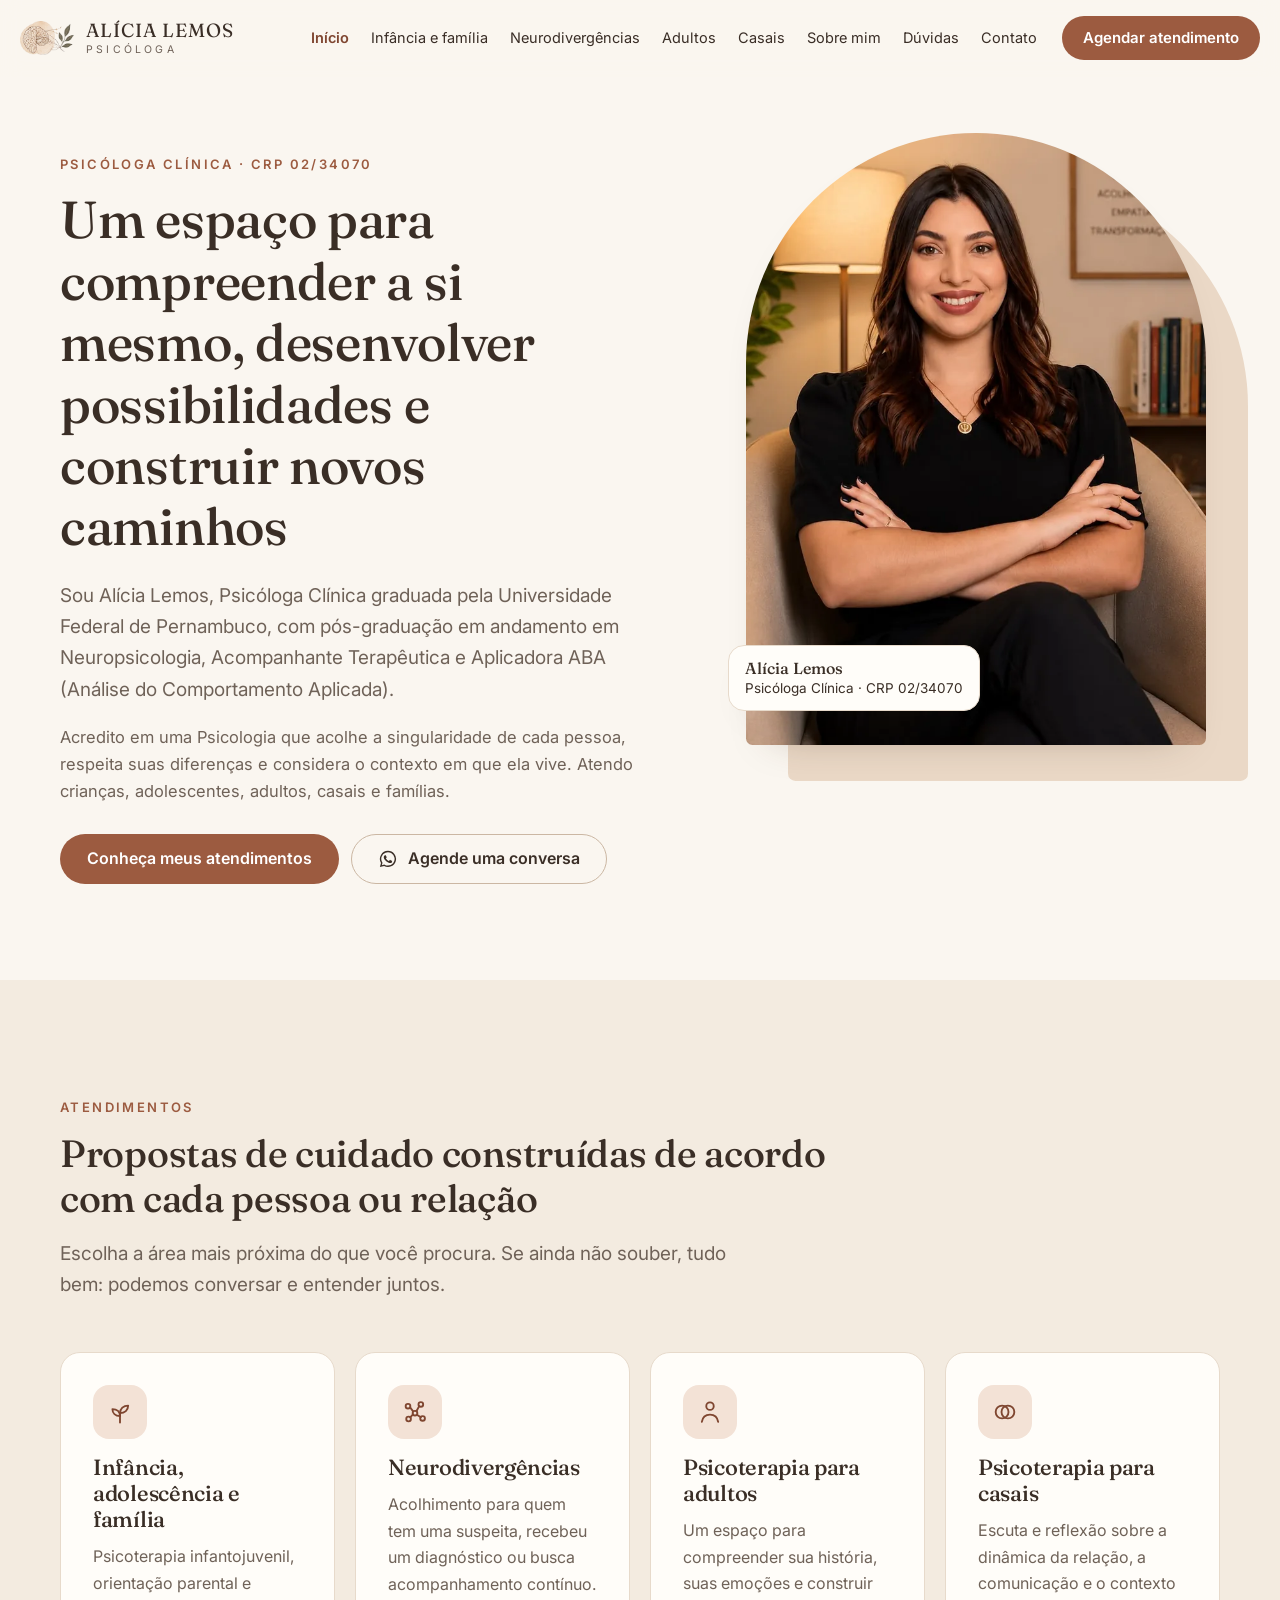
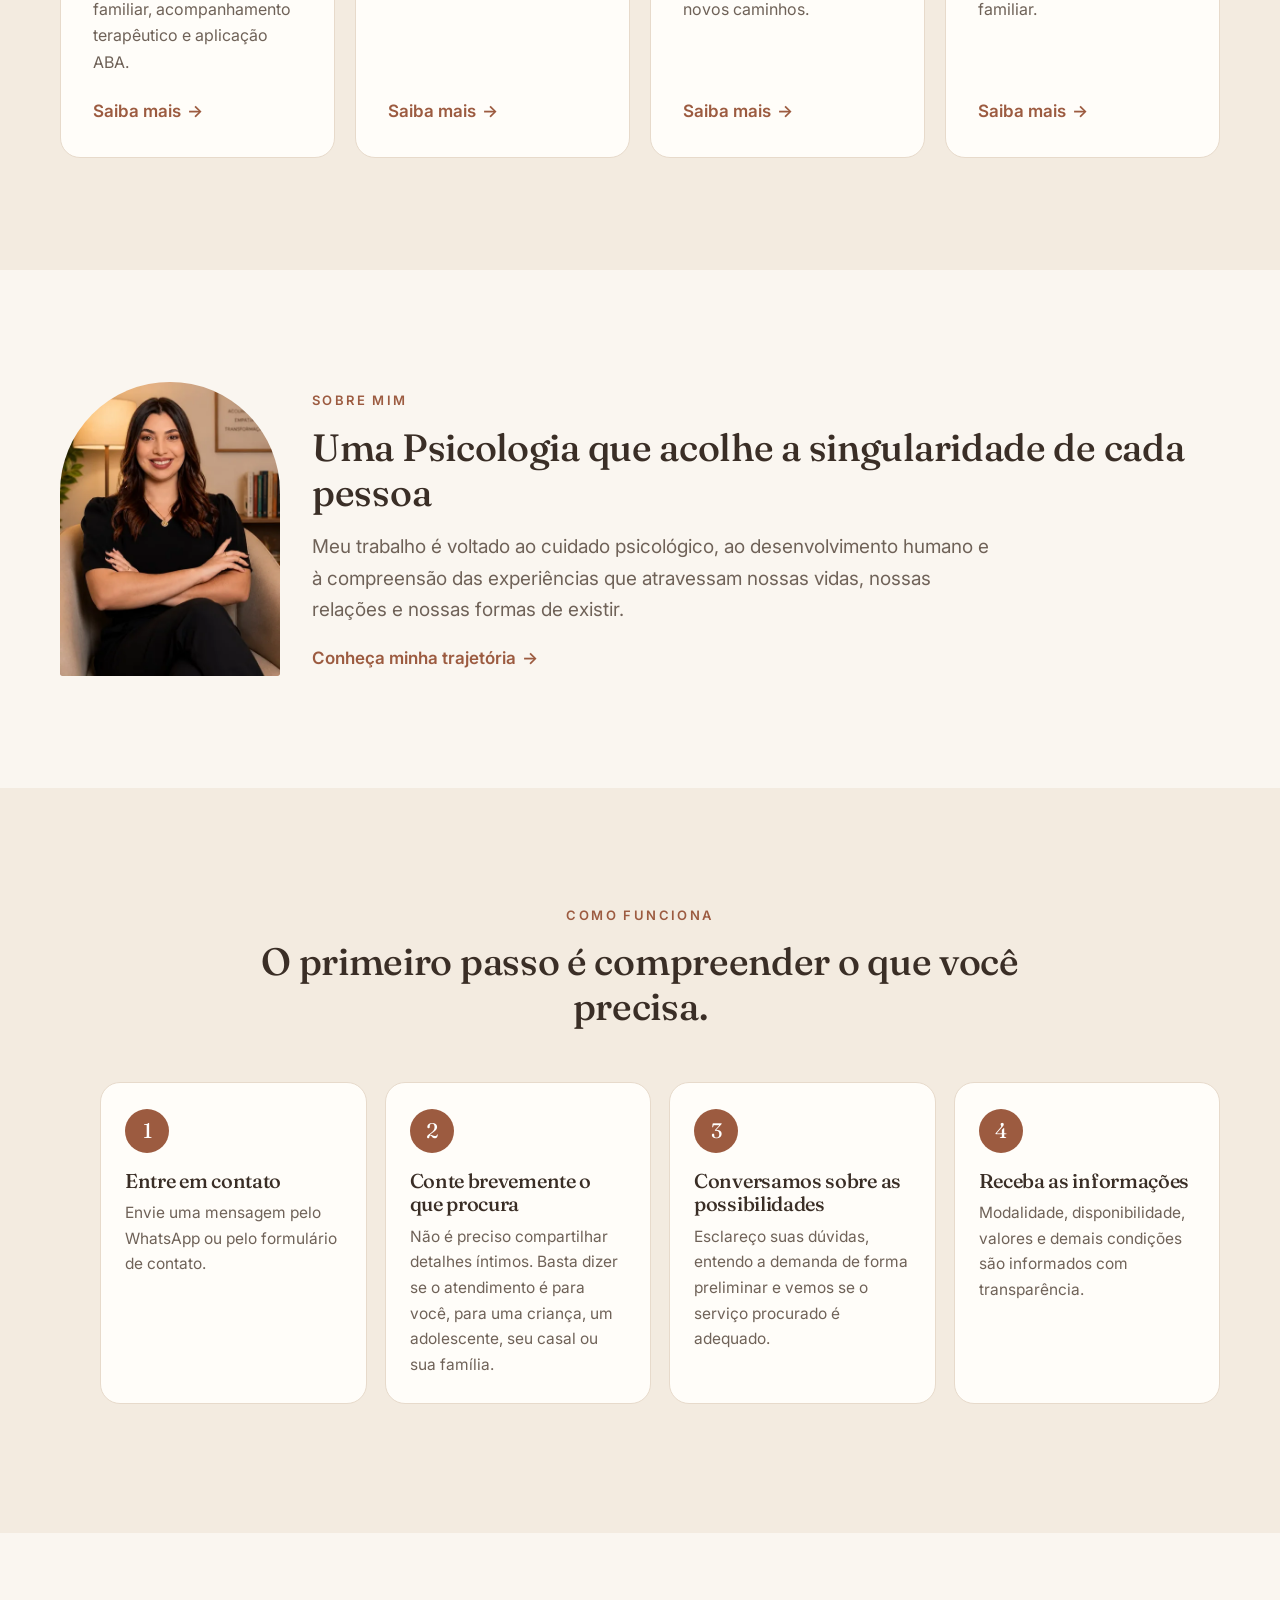
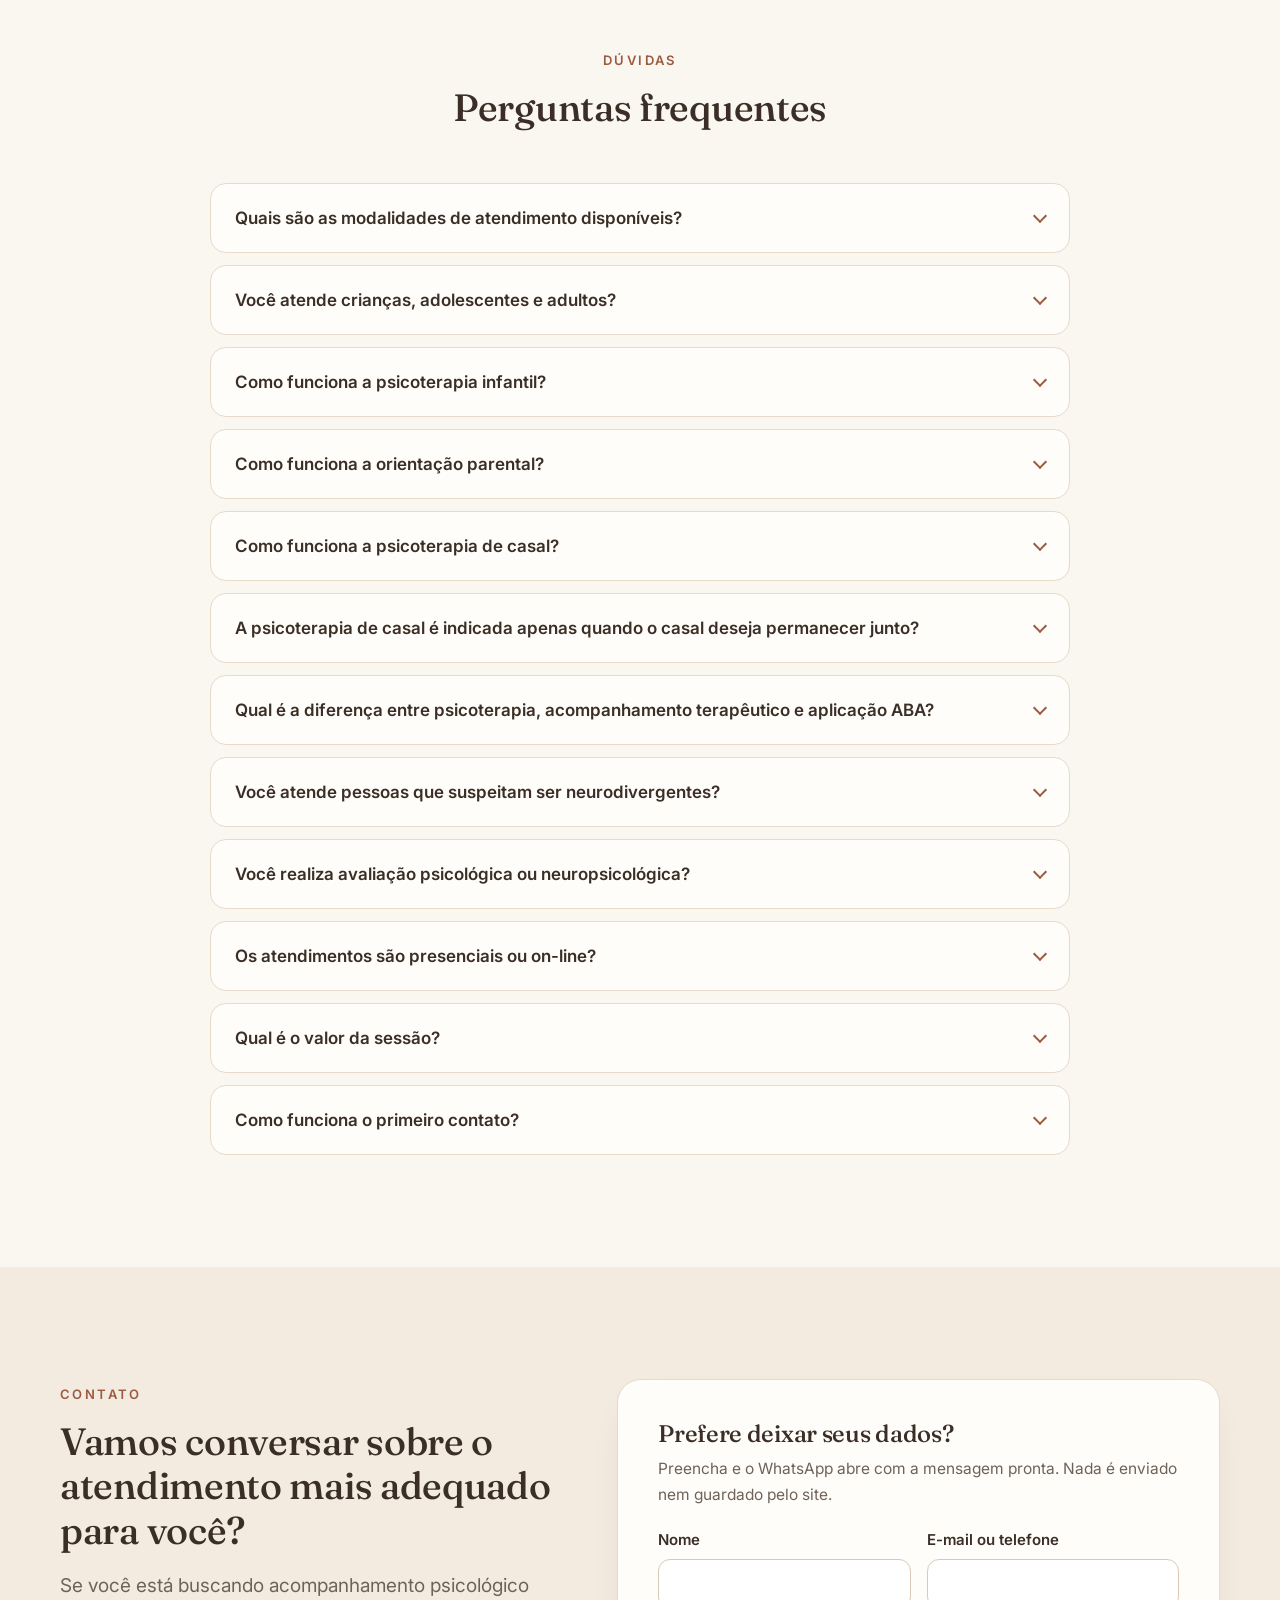
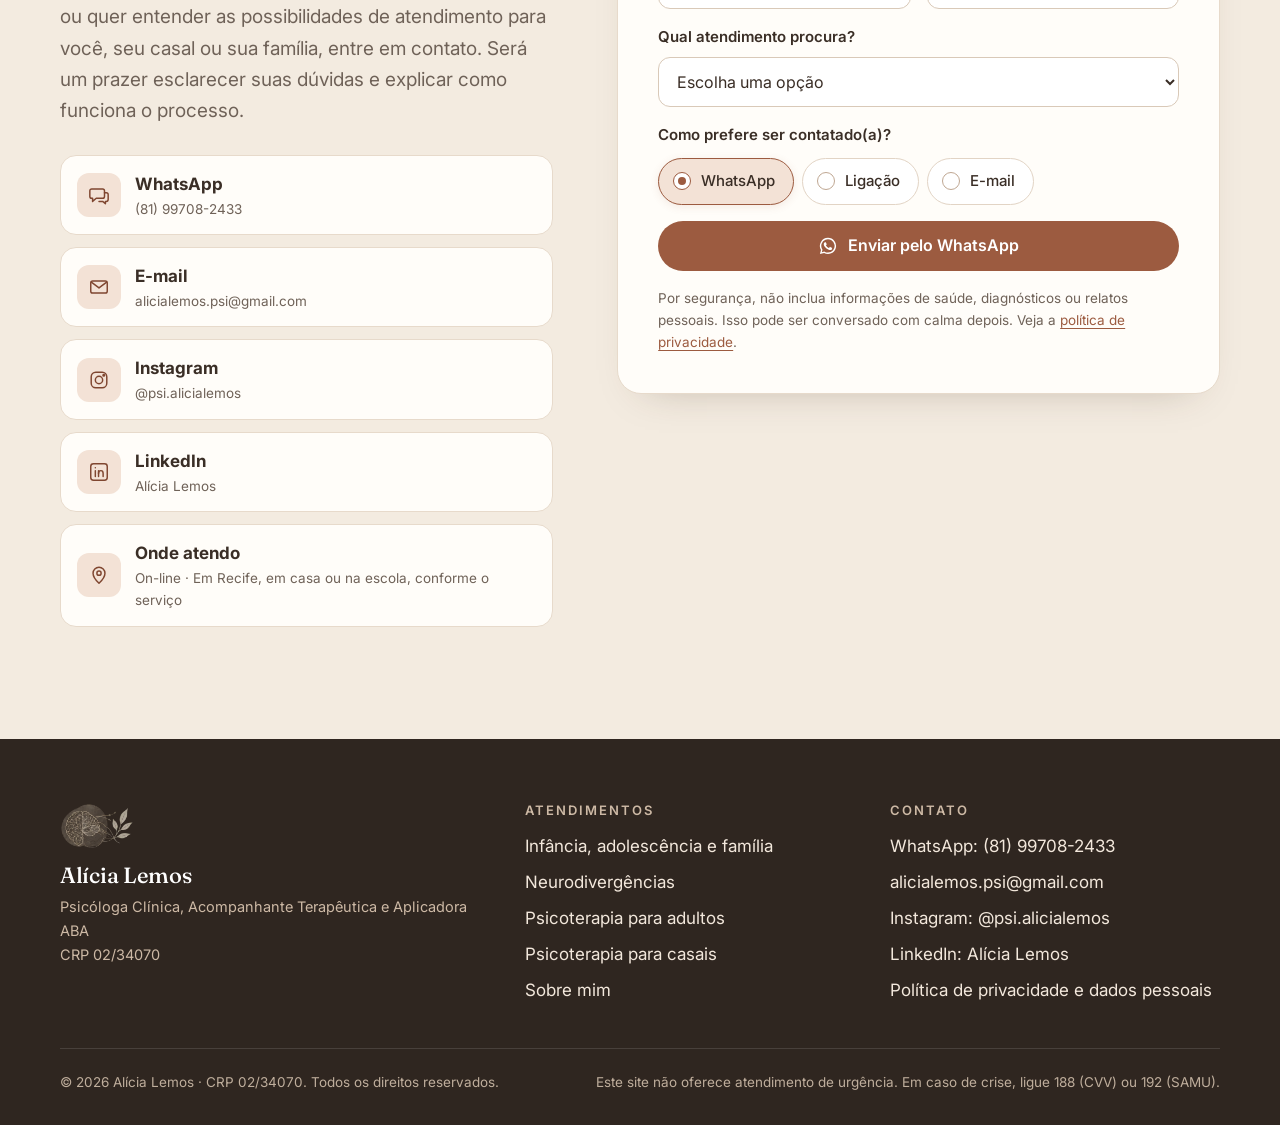
<file: index.html>
<!doctype html>
<html lang="pt-BR">
<head>
<meta charset="utf-8">
<meta name="viewport" content="width=device-width, initial-scale=1, viewport-fit=cover">
<title>Alícia Lemos · Psicóloga Clínica em Recife | CRP 02/34070</title>
<meta name="description" content="Psicoterapia para crianças, adolescentes, adultos e casais, orientação parental, neurodivergências, acompanhamento terapêutico e ABA. Atendimento em Recife e on-line.">
<meta name="theme-color" content="#faf6f0">
<meta property="og:type" content="website">
<meta property="og:locale" content="pt_BR">
<meta property="og:site_name" content="Alícia Lemos · Psicóloga">
<meta property="og:title" content="Alícia Lemos · Psicóloga Clínica em Recife | CRP 02/34070">
<meta property="og:description" content="Psicoterapia para crianças, adolescentes, adultos e casais, orientação parental, neurodivergências, acompanhamento terapêutico e ABA. Atendimento em Recife e on-line.">
<meta property="og:image" content="/assets/img/compartilhar.jpg">
<link rel="icon" href="assets/img/icone-32.png" sizes="32x32">
<link rel="apple-touch-icon" href="assets/img/icone-180.png">
<link rel="preconnect" href="https://fonts.googleapis.com">
<link rel="preconnect" href="https://fonts.gstatic.com" crossorigin>
<link rel="stylesheet" href="https://fonts.googleapis.com/css2?family=Fraunces:ital,opsz,wght@0,9..144,400..600;1,9..144,400&family=Inter:wght@400;500;600&display=swap">
<link rel="stylesheet" href="assets/css/site.css?v=e35ac9e4">
<script type="application/ld+json">{"@context":"https://schema.org","@type":"Psychologist","name":"Alícia Lemos","description":"Psicóloga Clínica, Acompanhante Terapêutica e Aplicadora ABA. CRP 02/34070.","telephone":"+55 81 99708-2433","email":"alicialemos.psi@gmail.com","image":"/assets/img/compartilhar.jpg","address":{"@type":"PostalAddress","addressLocality":"Recife","addressRegion":"PE","addressCountry":"BR"},"areaServed":"Recife e atendimento on-line","sameAs":["https://instagram.com/psi.alicialemos","https://www.linkedin.com/in/alicialemos"]}</script>
<script type="application/ld+json">{"@context":"https://schema.org","@type":"FAQPage","mainEntity":[{"@type":"Question","name":"Quais são as modalidades de atendimento disponíveis?","acceptedAnswer":{"@type":"Answer","text":"Ofereço psicoterapia para crianças, adolescentes e adultos, psicoterapia de casal, orientação parental e familiar, além de acompanhamento terapêutico e aplicação de intervenções baseadas em ABA em contexto escolar ou domiciliar, conforme a necessidade e as condições de cada atendimento."}},{"@type":"Question","name":"Você atende crianças, adolescentes e adultos?","acceptedAnswer":{"@type":"Answer","text":"Sim. O atendimento é direcionado a crianças, adolescentes e adultos, de acordo com a demanda apresentada e a modalidade mais adequada."}},{"@type":"Question","name":"Como funciona a psicoterapia infantil?","acceptedAnswer":{"@type":"Answer","text":"A psicoterapia infantil utiliza recursos adequados à idade da criança para favorecer a expressão, a compreensão das emoções e o desenvolvimento de novas possibilidades de enfrentamento. Quando necessário, também envolve a participação dos responsáveis."}},{"@type":"Question","name":"Como funciona a orientação parental?","acceptedAnswer":{"@type":"Answer","text":"É um espaço para mães, pais e responsáveis compreenderem melhor as necessidades da criança ou do adolescente e refletirem sobre comunicação, manejo e estratégias de cuidado no cotidiano."}},{"@type":"Question","name":"Como funciona a psicoterapia de casal?","acceptedAnswer":{"@type":"Answer","text":"A psicoterapia de casal oferece um espaço de escuta e reflexão sobre a dinâmica da relação, a comunicação, os conflitos, os acordos e os impactos da convivência no contexto familiar. O trabalho é construído de acordo com a história e as necessidades de cada casal."}},{"@type":"Question","name":"A psicoterapia de casal é indicada apenas quando o casal deseja permanecer junto?","acceptedAnswer":{"@type":"Answer","text":"Não necessariamente. O atendimento pode ajudar o casal a compreender melhor sua dinâmica, tomar decisões com mais consciência, reorganizar a convivência ou lidar com mudanças na relação. A psicoterapia não determina um resultado específico nem substitui a decisão das pessoas envolvidas."}},{"@type":"Question","name":"Qual é a diferença entre psicoterapia, acompanhamento terapêutico e aplicação ABA?","acceptedAnswer":{"@type":"Answer","text":"A psicoterapia é um atendimento psicológico voltado à compreensão das experiências e ao cuidado emocional. O acompanhamento terapêutico oferece suporte em contextos cotidianos, como a escola, enquanto a aplicação ABA utiliza estratégias baseadas na Análise do Comportamento Aplicada, conforme objetivos e supervisão definidos."}},{"@type":"Question","name":"Você atende pessoas que suspeitam ser neurodivergentes?","acceptedAnswer":{"@type":"Answer","text":"Sim. O atendimento pode ajudar a compreender as experiências vividas, organizar dúvidas e discutir possibilidades de avaliação ou encaminhamento, sem substituir uma avaliação diagnóstica quando ela for necessária."}},{"@type":"Question","name":"Você realiza avaliação psicológica ou neuropsicológica?","acceptedAnswer":{"@type":"Answer","text":"Não realizo avaliações psicológicas ou neuropsicológicas ainda, pois estou finalizando minha especialização, mas posso oferecer acompanhamento psicológico e indicar profissionais ou serviços adequados quando necessário."}},{"@type":"Question","name":"Os atendimentos são presenciais ou on-line?","acceptedAnswer":{"@type":"Answer","text":"Os atendimentos podem ser on-line ou presenciais em Recife, realizados em domicílio ou na escola, conforme o serviço e a disponibilidade. A modalidade de cada caso é combinada no primeiro contato."}},{"@type":"Question","name":"Qual é o valor da sessão?","acceptedAnswer":{"@type":"Answer","text":"Os valores variam conforme a modalidade, a duração e as condições do atendimento. As informações são fornecidas de maneira transparente no primeiro contato."}},{"@type":"Question","name":"Como funciona o primeiro contato?","acceptedAnswer":{"@type":"Answer","text":"Você pode enviar uma mensagem pelo WhatsApp ou pelo formulário, informando brevemente qual atendimento procura. A partir disso, conversamos sobre sua necessidade, disponibilidade, valores e próximos passos."}}]}</script>
</head>
<body>
<a class="skip" href="#conteudo">Pular para o conteúdo</a>
<header class="site-header">
  <div class="wrap header-inner">
    <a class="brand" href="index.html" aria-label="Alícia Lemos, Psicóloga — página inicial">
      <img src="assets/img/logo-simbolo-160.webp" width="160" height="99" alt="">
      <span class="brand-name">Alícia Lemos<small>Psicóloga</small></span>
    </a>
    <nav class="main-nav" id="menu" aria-label="Menu principal">
      <ul>
        <li><a href="index.html" aria-current="page">Início</a></li><li><a href="infancia-adolescencia-familia.html" aria-label="Infância, adolescência e família"><span class="lbl-short" aria-hidden="true">Infância e família</span><span class="lbl-full" aria-hidden="true">Infância, adolescência e família</span></a></li><li><a href="neurodivergencias.html">Neurodivergências</a></li><li><a href="psicoterapia-adultos.html" aria-label="Psicoterapia para adultos"><span class="lbl-short" aria-hidden="true">Adultos</span><span class="lbl-full" aria-hidden="true">Psicoterapia para adultos</span></a></li><li><a href="psicoterapia-casais.html" aria-label="Psicoterapia para casais"><span class="lbl-short" aria-hidden="true">Casais</span><span class="lbl-full" aria-hidden="true">Psicoterapia para casais</span></a></li><li><a href="sobre-mim.html">Sobre mim</a></li><li><a href="index.html#perguntas" aria-label="Perguntas frequentes"><span class="lbl-short" aria-hidden="true">Dúvidas</span><span class="lbl-full" aria-hidden="true">Perguntas frequentes</span></a></li><li><a href="index.html#contato">Contato</a></li>
      </ul>
      <div class="nav-cta"><a class="btn btn-primary" href="https://wa.me/5581997082433?text=Ol%C3%A1%2C%20Al%C3%ADcia%21%20Gostaria%20de%20agendar%20um%20atendimento." target="_blank" rel="noopener"><svg class="ico-wa" viewBox="0 0 24 24" aria-hidden="true" fill="currentColor"><path d="M12 2.2A9.7 9.7 0 0 0 3.6 16.8L2.3 21.7l5-1.3A9.7 9.7 0 1 0 12 2.2Zm0 17.7a8 8 0 0 1-4.1-1.1l-.3-.2-3 .8.8-2.9-.2-.3A8 8 0 1 1 12 19.9Zm4.4-6c-.2-.1-1.4-.7-1.7-.8-.2-.1-.4-.1-.5.1l-.8 1c-.1.2-.3.2-.5.1a6.6 6.6 0 0 1-3.3-2.9c-.2-.4.2-.4.7-1.3.1-.2 0-.3 0-.4l-.8-1.8c-.2-.5-.4-.4-.5-.4h-.5a.9.9 0 0 0-.7.3 2.8 2.8 0 0 0-.9 2.1 5 5 0 0 0 1 2.6 11.2 11.2 0 0 0 4.3 3.8c1.6.7 2.2.7 3 .6.5-.1 1.4-.6 1.6-1.1.2-.6.2-1 .1-1.1l-.5-.3Z"/></svg>Agendar atendimento</a></div>
    </nav>
    <a class="btn btn-primary header-cta" href="https://wa.me/5581997082433?text=Ol%C3%A1%2C%20Al%C3%ADcia%21%20Gostaria%20de%20agendar%20um%20atendimento." target="_blank" rel="noopener">Agendar atendimento</a>
    <button class="menu-toggle" type="button" aria-expanded="false" aria-controls="menu" aria-label="Abrir menu"><span></span></button>
  </div>
</header>
<main id="conteudo">
<section class="hero">
  <div class="wrap hero-grid">
    <div>
      <span class="eyebrow">Psicóloga Clínica · CRP 02/34070</span>
      <h1>Um espaço para compreender a si mesmo, desenvolver possibilidades e construir novos caminhos</h1>
      <p class="lede">Sou Alícia Lemos, Psicóloga Clínica graduada pela Universidade Federal de Pernambuco, com pós-graduação em andamento em Neuropsicologia, Acompanhante Terapêutica e Aplicadora ABA (Análise do Comportamento Aplicada).</p>
      <p class="hero-intro">Acredito em uma Psicologia que acolhe a singularidade de cada pessoa, respeita suas diferenças e considera o contexto em que ela vive. Atendo crianças, adolescentes, adultos, casais e famílias.</p>
      <div class="btn-row">
        <a class="btn btn-primary" href="#atendimentos">Conheça meus atendimentos</a>
        <a class="btn btn-ghost" href="https://wa.me/5581997082433?text=Ol%C3%A1%2C%20Al%C3%ADcia%21%20Gostaria%20de%20agendar%20uma%20conversa." target="_blank" rel="noopener"><svg class="ico-wa" viewBox="0 0 24 24" aria-hidden="true" fill="currentColor"><path d="M12 2.2A9.7 9.7 0 0 0 3.6 16.8L2.3 21.7l5-1.3A9.7 9.7 0 1 0 12 2.2Zm0 17.7a8 8 0 0 1-4.1-1.1l-.3-.2-3 .8.8-2.9-.2-.3A8 8 0 1 1 12 19.9Zm4.4-6c-.2-.1-1.4-.7-1.7-.8-.2-.1-.4-.1-.5.1l-.8 1c-.1.2-.3.2-.5.1a6.6 6.6 0 0 1-3.3-2.9c-.2-.4.2-.4.7-1.3.1-.2 0-.3 0-.4l-.8-1.8c-.2-.5-.4-.4-.5-.4h-.5a.9.9 0 0 0-.7.3 2.8 2.8 0 0 0-.9 2.1 5 5 0 0 0 1 2.6 11.2 11.2 0 0 0 4.3 3.8c1.6.7 2.2.7 3 .6.5-.1 1.4-.6 1.6-1.1.2-.6.2-1 .1-1.1l-.5-.3Z"/></svg>Agende uma conversa</a>
      </div>
    </div>
    <div class="hero-photo">
      <picture>
        <source media="(max-width: 820px)" srcset="assets/img/alicia-retrato-480.webp">
        <img src="assets/img/alicia-retrato-720.webp" width="720" height="957" alt="Alícia Lemos, psicóloga, sorrindo sentada em uma poltrona" fetchpriority="high">
      </picture>
      <div class="hero-badge"><b>Alícia Lemos</b>Psicóloga Clínica · CRP 02/34070</div>
    </div>
  </div>
</section>

<section class="section alt" id="atendimentos">
  <div class="wrap">
    <div class="section-head">
      <span class="eyebrow">Atendimentos</span>
      <h2>Propostas de cuidado construídas de acordo com cada pessoa ou relação</h2>
      <p class="lede">Escolha a área mais próxima do que você procura. Se ainda não souber, tudo bem: podemos conversar e entender juntos.</p>
    </div>
    <div class="grid-4"><a class="card service-link" href="infancia-adolescencia-familia.html"><span class="icon" aria-hidden="true"><svg viewBox="0 0 24 24" fill="none" stroke="currentColor" stroke-width="1.6" stroke-linecap="round" stroke-linejoin="round"><path d="M12 21v-8"/><path d="M12 13c0-4 3-6.5 7-6.5 0 4-3 6.5-7 6.5Z"/><path d="M12 15.5C12 12 9.5 9.5 5.5 9.5 5.5 13 8 15.5 12 15.5Z"/></svg></span><h3>Infância, adolescência e família</h3><p>Psicoterapia infantojuvenil, orientação parental e familiar, acompanhamento terapêutico e aplicação ABA.</p><span class="link-arrow">Saiba mais <span aria-hidden="true">→</span></span></a><a class="card service-link" href="neurodivergencias.html"><span class="icon" aria-hidden="true"><svg viewBox="0 0 24 24" fill="none" stroke="currentColor" stroke-width="1.6" stroke-linecap="round" stroke-linejoin="round"><circle cx="6" cy="7" r="2"/><circle cx="17" cy="5.5" r="2"/><circle cx="12" cy="13" r="2"/><circle cx="18.5" cy="17.5" r="2"/><circle cx="6.5" cy="18" r="2"/><path d="m7.8 8.1 2.6 3.3M15.6 7l-2.4 4.4M13.6 14.3l3.4 2.2M10.3 14l-2.4 2.6"/></svg></span><h3>Neurodivergências</h3><p>Acolhimento para quem tem uma suspeita, recebeu um diagnóstico ou busca acompanhamento contínuo.</p><span class="link-arrow">Saiba mais <span aria-hidden="true">→</span></span></a><a class="card service-link" href="psicoterapia-adultos.html"><span class="icon" aria-hidden="true"><svg viewBox="0 0 24 24" fill="none" stroke="currentColor" stroke-width="1.6" stroke-linecap="round" stroke-linejoin="round"><circle cx="12" cy="7" r="3.2"/><path d="M5 20.5c.6-4 3.4-6.3 7-6.3s6.4 2.3 7 6.3"/></svg></span><h3>Psicoterapia para adultos</h3><p>Um espaço para compreender sua história, suas emoções e construir novos caminhos.</p><span class="link-arrow">Saiba mais <span aria-hidden="true">→</span></span></a><a class="card service-link" href="psicoterapia-casais.html"><span class="icon" aria-hidden="true"><svg viewBox="0 0 24 24" fill="none" stroke="currentColor" stroke-width="1.6" stroke-linecap="round" stroke-linejoin="round"><circle cx="9.5" cy="12" r="5.5"/><circle cx="14.5" cy="12" r="5.5"/></svg></span><h3>Psicoterapia para casais</h3><p>Escuta e reflexão sobre a dinâmica da relação, a comunicação e o contexto familiar.</p><span class="link-arrow">Saiba mais <span aria-hidden="true">→</span></span></a></div>
  </div>
</section>

<section class="section">
  <div class="wrap about-teaser">
    <img src="assets/img/alicia-retrato-480.webp" width="480" height="638" alt="Retrato de Alícia Lemos" loading="lazy">
    <div>
      <span class="eyebrow">Sobre mim</span>
      <h2>Uma Psicologia que acolhe a singularidade de cada pessoa</h2>
      <p class="lede" style="margin-top:16px">Meu trabalho é voltado ao cuidado psicológico, ao desenvolvimento humano e à compreensão das experiências que atravessam nossas vidas, nossas relações e nossas formas de existir.</p>
      <a class="link-arrow" href="sobre-mim.html">Conheça minha trajetória <span aria-hidden="true">→</span></a>
    </div>
  </div>
</section>

<section class="section alt" id="primeiro-contato">
  <div class="wrap">
    <div class="section-head center">
      <span class="eyebrow">Como funciona</span>
      <h2>O primeiro passo é compreender o que você precisa.</h2>
    </div>
    <ol class="steps">
      <li><h3>Entre em contato</h3><p>Envie uma mensagem pelo WhatsApp ou pelo formulário de contato.</p></li>
      <li><h3>Conte brevemente o que procura</h3><p>Não é preciso compartilhar detalhes íntimos. Basta dizer se o atendimento é para você, para uma criança, um adolescente, seu casal ou sua família.</p></li>
      <li><h3>Conversamos sobre as possibilidades</h3><p>Esclareço suas dúvidas, entendo a demanda de forma preliminar e vemos se o serviço procurado é adequado.</p></li>
      <li><h3>Receba as informações</h3><p>Modalidade, disponibilidade, valores e demais condições são informados com transparência.</p></li>
    </ol>
  </div>
</section>

<section class="section" id="perguntas">
  <div class="wrap">
    <div class="section-head center">
      <span class="eyebrow">Dúvidas</span>
      <h2>Perguntas frequentes</h2>
    </div>
    <div class="faq"><details><summary>Quais são as modalidades de atendimento disponíveis?</summary><div class="answer"><p>Ofereço psicoterapia para crianças, adolescentes e adultos, psicoterapia de casal, orientação parental e familiar, além de acompanhamento terapêutico e aplicação de intervenções baseadas em ABA em contexto escolar ou domiciliar, conforme a necessidade e as condições de cada atendimento.</p></div></details><details><summary>Você atende crianças, adolescentes e adultos?</summary><div class="answer"><p>Sim. O atendimento é direcionado a crianças, adolescentes e adultos, de acordo com a demanda apresentada e a modalidade mais adequada.</p></div></details><details><summary>Como funciona a psicoterapia infantil?</summary><div class="answer"><p>A psicoterapia infantil utiliza recursos adequados à idade da criança para favorecer a expressão, a compreensão das emoções e o desenvolvimento de novas possibilidades de enfrentamento. Quando necessário, também envolve a participação dos responsáveis.</p></div></details><details><summary>Como funciona a orientação parental?</summary><div class="answer"><p>É um espaço para mães, pais e responsáveis compreenderem melhor as necessidades da criança ou do adolescente e refletirem sobre comunicação, manejo e estratégias de cuidado no cotidiano.</p></div></details><details><summary>Como funciona a psicoterapia de casal?</summary><div class="answer"><p>A psicoterapia de casal oferece um espaço de escuta e reflexão sobre a dinâmica da relação, a comunicação, os conflitos, os acordos e os impactos da convivência no contexto familiar. O trabalho é construído de acordo com a história e as necessidades de cada casal.</p></div></details><details><summary>A psicoterapia de casal é indicada apenas quando o casal deseja permanecer junto?</summary><div class="answer"><p>Não necessariamente. O atendimento pode ajudar o casal a compreender melhor sua dinâmica, tomar decisões com mais consciência, reorganizar a convivência ou lidar com mudanças na relação. A psicoterapia não determina um resultado específico nem substitui a decisão das pessoas envolvidas.</p></div></details><details><summary>Qual é a diferença entre psicoterapia, acompanhamento terapêutico e aplicação ABA?</summary><div class="answer"><p>A psicoterapia é um atendimento psicológico voltado à compreensão das experiências e ao cuidado emocional. O acompanhamento terapêutico oferece suporte em contextos cotidianos, como a escola, enquanto a aplicação ABA utiliza estratégias baseadas na Análise do Comportamento Aplicada, conforme objetivos e supervisão definidos.</p></div></details><details><summary>Você atende pessoas que suspeitam ser neurodivergentes?</summary><div class="answer"><p>Sim. O atendimento pode ajudar a compreender as experiências vividas, organizar dúvidas e discutir possibilidades de avaliação ou encaminhamento, sem substituir uma avaliação diagnóstica quando ela for necessária.</p></div></details><details><summary>Você realiza avaliação psicológica ou neuropsicológica?</summary><div class="answer"><p>Não realizo avaliações psicológicas ou neuropsicológicas ainda, pois estou finalizando minha especialização, mas posso oferecer acompanhamento psicológico e indicar profissionais ou serviços adequados quando necessário.</p></div></details><details><summary>Os atendimentos são presenciais ou on-line?</summary><div class="answer"><p>Os atendimentos podem ser on-line ou presenciais em Recife, realizados em domicílio ou na escola, conforme o serviço e a disponibilidade. A modalidade de cada caso é combinada no primeiro contato.</p></div></details><details><summary>Qual é o valor da sessão?</summary><div class="answer"><p>Os valores variam conforme a modalidade, a duração e as condições do atendimento. As informações são fornecidas de maneira transparente no primeiro contato.</p></div></details><details><summary>Como funciona o primeiro contato?</summary><div class="answer"><p>Você pode enviar uma mensagem pelo WhatsApp ou pelo formulário, informando brevemente qual atendimento procura. A partir disso, conversamos sobre sua necessidade, disponibilidade, valores e próximos passos.</p></div></details></div>
  </div>
</section>

<section class="section alt" id="contato">
  <div class="wrap contact-grid">
    <div>
      <span class="eyebrow">Contato</span>
      <h2>Vamos conversar sobre o atendimento mais adequado para você?</h2>
      <p class="lede" style="margin-top:16px">Se você está buscando acompanhamento psicológico ou quer entender as possibilidades de atendimento para você, seu casal ou sua família, entre em contato. Será um prazer esclarecer suas dúvidas e explicar como funciona o processo.</p>
      <ul class="channels">
        <li><a href="https://wa.me/5581997082433?text=Ol%C3%A1%2C%20Al%C3%ADcia%21%20Gostaria%20de%20agendar%20um%20atendimento." target="_blank" rel="noopener"><span class="icon" aria-hidden="true"><svg viewBox="0 0 24 24" fill="none" stroke="currentColor" stroke-width="1.6" stroke-linecap="round" stroke-linejoin="round"><path d="M4 5.5h12a2 2 0 0 1 2 2v6a2 2 0 0 1-2 2H9l-4 3.5v-3.5H4a2 2 0 0 1-2-2v-6a2 2 0 0 1 2-2Z"/><path d="M18 9.5h2a2 2 0 0 1 2 2V17a2 2 0 0 1-2 2h-1v2.5L16 19h-4"/></svg></span><span><b>WhatsApp</b><small>(81) 99708-2433</small></span></a></li>
        <li><a href="mailto:alicialemos.psi@gmail.com"><span class="icon" aria-hidden="true"><svg viewBox="0 0 24 24" fill="none" stroke="currentColor" stroke-width="1.6" stroke-linecap="round" stroke-linejoin="round"><rect x="3" y="5.5" width="18" height="13" rx="2"/><path d="m4 7 8 6 8-6"/></svg></span><span><b>E-mail</b><small>alicialemos.psi@gmail.com</small></span></a></li>
        <li><a href="https://instagram.com/psi.alicialemos" target="_blank" rel="noopener"><span class="icon" aria-hidden="true"><svg viewBox="0 0 24 24" fill="none" stroke="currentColor" stroke-width="1.6" stroke-linecap="round" stroke-linejoin="round"><rect x="3.5" y="3.5" width="17" height="17" rx="5"/><circle cx="12" cy="12" r="4"/><circle cx="17.2" cy="6.8" r="0.9" fill="currentColor"/></svg></span><span><b>Instagram</b><small>@psi.alicialemos</small></span></a></li>
        <li><a href="https://www.linkedin.com/in/alicialemos" target="_blank" rel="noopener"><span class="icon" aria-hidden="true"><svg viewBox="0 0 24 24" fill="none" stroke="currentColor" stroke-width="1.6" stroke-linecap="round" stroke-linejoin="round"><rect x="3" y="3" width="18" height="18" rx="3"/><path d="M8 10.5V17M8 7.3v.1"/><path d="M11.5 17v-6.5"/><path d="M11.5 13.5c0-1.8 1.1-3 2.6-3s2.4 1 2.4 3V17"/></svg></span><span><b>LinkedIn</b><small>Alícia Lemos</small></span></a></li>
        <li><div><span class="icon" aria-hidden="true"><svg viewBox="0 0 24 24" fill="none" stroke="currentColor" stroke-width="1.6" stroke-linecap="round" stroke-linejoin="round"><path d="M12 21s-6.5-6.2-6.5-11a6.5 6.5 0 0 1 13 0c0 4.8-6.5 11-6.5 11Z"/><circle cx="12" cy="10" r="2.3"/></svg></span><span><b>Onde atendo</b><small>On-line · Em Recife, em casa ou na escola, conforme o serviço</small></span></div></li>
      </ul>
    </div>
    <div class="form-card">
      <h3>Prefere deixar seus dados?</h3>
      <p>Preencha e o WhatsApp abre com a mensagem pronta. Nada é enviado nem guardado pelo site.</p>
      <form class="form" id="form-contato">
        <div class="form-row">
          <div class="field"><label for="f-nome">Nome</label><input id="f-nome" name="nome" autocomplete="name" required></div>
          <div class="field"><label for="f-contato">E-mail ou telefone</label><input id="f-contato" name="contato" autocomplete="tel"></div>
        </div>
        <div class="field">
          <label for="f-atendimento">Qual atendimento procura?</label>
          <select id="f-atendimento" name="atendimento" required>
            <option value="" disabled selected>Escolha uma opção</option>
            <option>Psicoterapia para adulto</option><option>Atendimento para criança ou adolescente</option><option>Orientação parental ou familiar</option><option>Psicoterapia de casal</option><option>Neurodivergências</option><option>Acompanhamento terapêutico ou ABA</option><option>Ainda não sei</option>
          </select>
        </div>
        <fieldset class="field">
          <legend>Como prefere ser contatado(a)?</legend>
          <div class="choices">
            <label><input type="radio" name="preferencia" value="WhatsApp" checked> WhatsApp</label>
            <label><input type="radio" name="preferencia" value="ligação"> Ligação</label>
            <label><input type="radio" name="preferencia" value="e-mail"> E-mail</label>
          </div>
        </fieldset>
        <button class="btn btn-primary" type="submit"><svg class="ico-wa" viewBox="0 0 24 24" aria-hidden="true" fill="currentColor"><path d="M12 2.2A9.7 9.7 0 0 0 3.6 16.8L2.3 21.7l5-1.3A9.7 9.7 0 1 0 12 2.2Zm0 17.7a8 8 0 0 1-4.1-1.1l-.3-.2-3 .8.8-2.9-.2-.3A8 8 0 1 1 12 19.9Zm4.4-6c-.2-.1-1.4-.7-1.7-.8-.2-.1-.4-.1-.5.1l-.8 1c-.1.2-.3.2-.5.1a6.6 6.6 0 0 1-3.3-2.9c-.2-.4.2-.4.7-1.3.1-.2 0-.3 0-.4l-.8-1.8c-.2-.5-.4-.4-.5-.4h-.5a.9.9 0 0 0-.7.3 2.8 2.8 0 0 0-.9 2.1 5 5 0 0 0 1 2.6 11.2 11.2 0 0 0 4.3 3.8c1.6.7 2.2.7 3 .6.5-.1 1.4-.6 1.6-1.1.2-.6.2-1 .1-1.1l-.5-.3Z"/></svg>Enviar pelo WhatsApp</button>
        <p class="form-note">Por segurança, não inclua informações de saúde, diagnósticos ou relatos pessoais. Isso pode ser conversado com calma depois. Veja a <a href="privacidade.html">política de privacidade</a>.</p>
      </form>
    </div>
  </div>
</section>
</main>
<footer class="site-footer">
  <div class="wrap">
    <div class="footer-grid">
      <div>
        <img class="footer-logo" src="assets/img/logo-simbolo-clara.webp" width="132" height="83" alt="">
        <h2>Alícia Lemos</h2>
        <p class="f-title">Psicóloga Clínica, Acompanhante Terapêutica e Aplicadora ABA<br>CRP 02/34070</p>
      </div>
      <div>
        <h3>Atendimentos</h3>
        <ul>
          <li><a href="infancia-adolescencia-familia.html">Infância, adolescência e família</a></li>
          <li><a href="neurodivergencias.html">Neurodivergências</a></li>
          <li><a href="psicoterapia-adultos.html">Psicoterapia para adultos</a></li>
          <li><a href="psicoterapia-casais.html">Psicoterapia para casais</a></li>
          <li><a href="sobre-mim.html">Sobre mim</a></li>
        </ul>
      </div>
      <div>
        <h3>Contato</h3>
        <ul>
          <li><a href="https://wa.me/5581997082433?text=Ol%C3%A1%2C%20Al%C3%ADcia%21%20Gostaria%20de%20agendar%20um%20atendimento." target="_blank" rel="noopener">WhatsApp: (81) 99708-2433</a></li>
          <li><a href="mailto:alicialemos.psi@gmail.com">alicialemos.psi@gmail.com</a></li>
          <li><a href="https://instagram.com/psi.alicialemos" target="_blank" rel="noopener">Instagram: @psi.alicialemos</a></li>
          <li><a href="https://www.linkedin.com/in/alicialemos" target="_blank" rel="noopener">LinkedIn: Alícia Lemos</a></li>
          <li><a href="privacidade.html">Política de privacidade e dados pessoais</a></li>
        </ul>
      </div>
    </div>
    <div class="footer-bottom">
      <span>© <span id="ano">2026</span> Alícia Lemos · CRP 02/34070. Todos os direitos reservados.</span>
      <span>Este site não oferece atendimento de urgência. Em caso de crise, ligue 188 (CVV) ou 192 (SAMU).</span>
    </div>
  </div>
</footer>
<a class="wa-float" href="https://wa.me/5581997082433?text=Ol%C3%A1%2C%20Al%C3%ADcia%21%20Gostaria%20de%20agendar%20um%20atendimento." target="_blank" rel="noopener" aria-label="Conversar pelo WhatsApp"><svg class="ico-wa" viewBox="0 0 24 24" aria-hidden="true" fill="currentColor"><path d="M12 2.2A9.7 9.7 0 0 0 3.6 16.8L2.3 21.7l5-1.3A9.7 9.7 0 1 0 12 2.2Zm0 17.7a8 8 0 0 1-4.1-1.1l-.3-.2-3 .8.8-2.9-.2-.3A8 8 0 1 1 12 19.9Zm4.4-6c-.2-.1-1.4-.7-1.7-.8-.2-.1-.4-.1-.5.1l-.8 1c-.1.2-.3.2-.5.1a6.6 6.6 0 0 1-3.3-2.9c-.2-.4.2-.4.7-1.3.1-.2 0-.3 0-.4l-.8-1.8c-.2-.5-.4-.4-.5-.4h-.5a.9.9 0 0 0-.7.3 2.8 2.8 0 0 0-.9 2.1 5 5 0 0 0 1 2.6 11.2 11.2 0 0 0 4.3 3.8c1.6.7 2.2.7 3 .6.5-.1 1.4-.6 1.6-1.1.2-.6.2-1 .1-1.1l-.5-.3Z"/></svg></a>
<script src="assets/js/site.js?v=a3abc87b" defer></script>
</body>
</html>
</file>
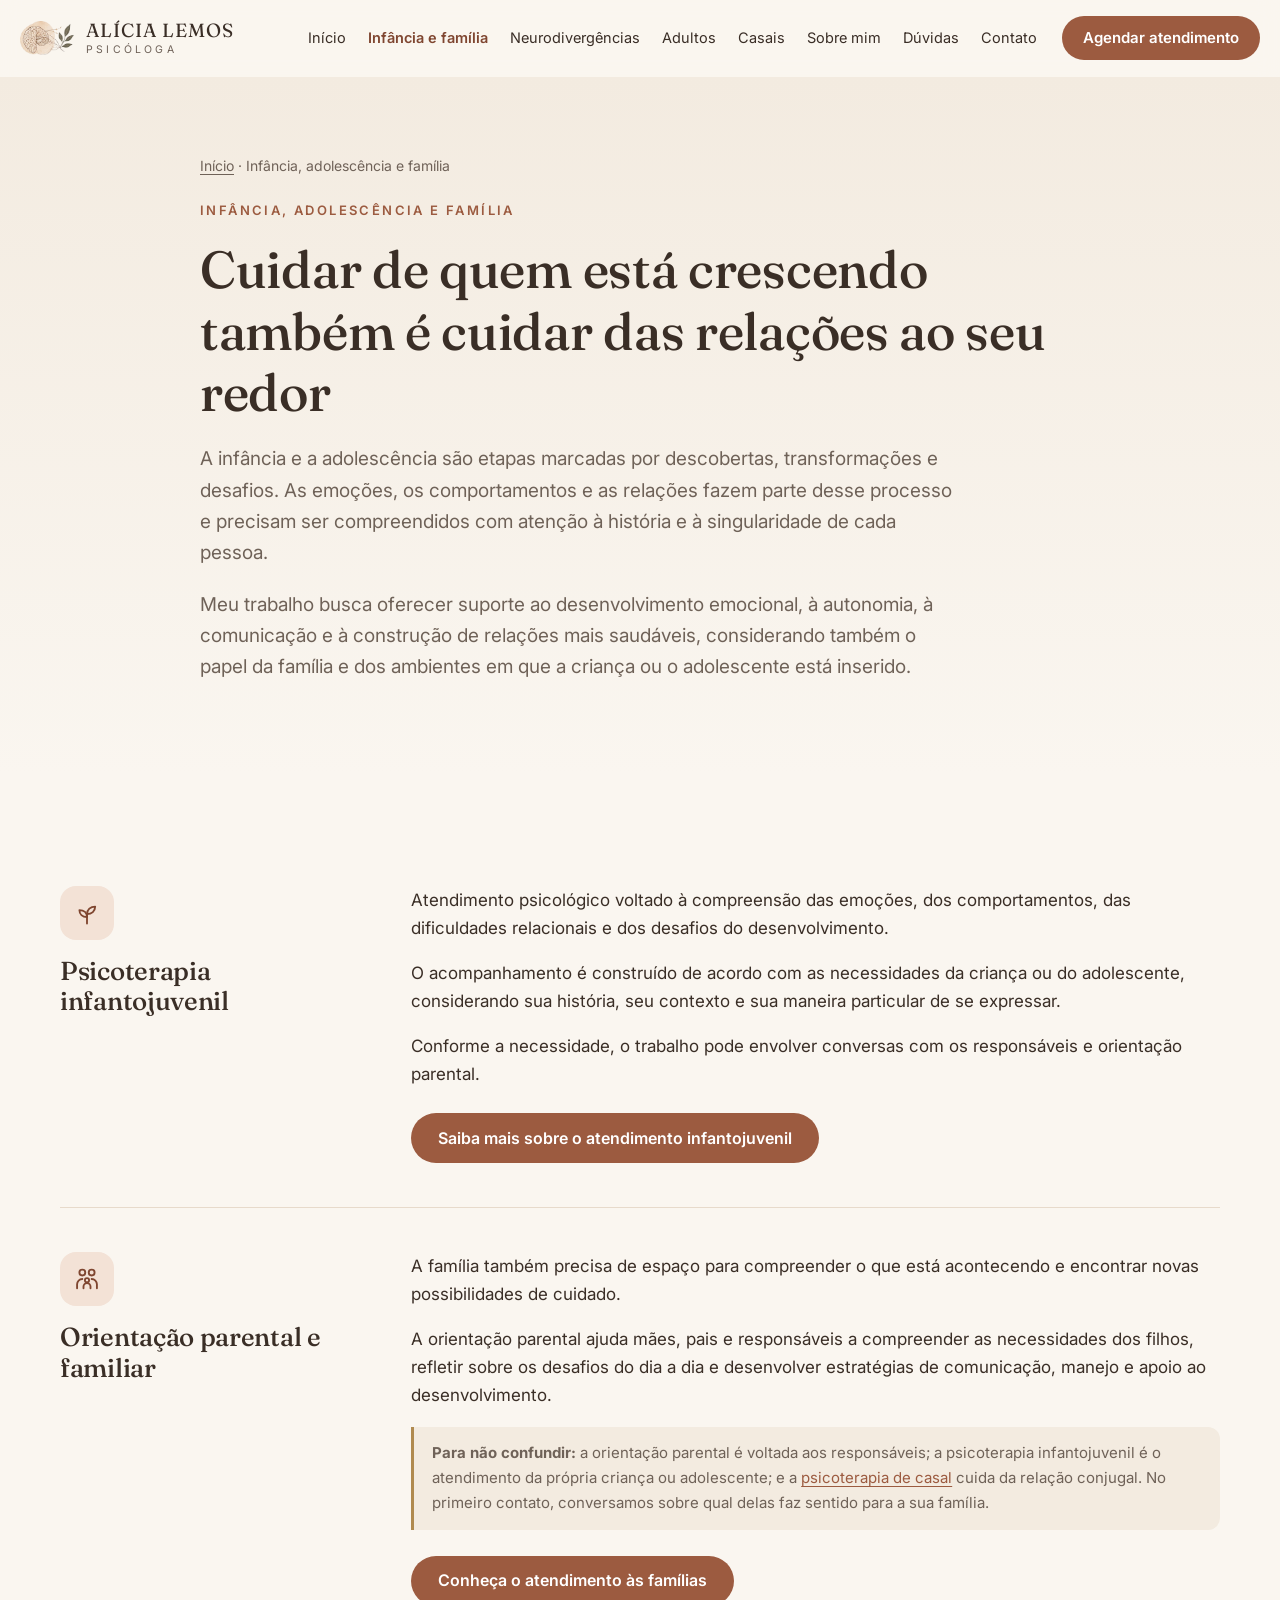
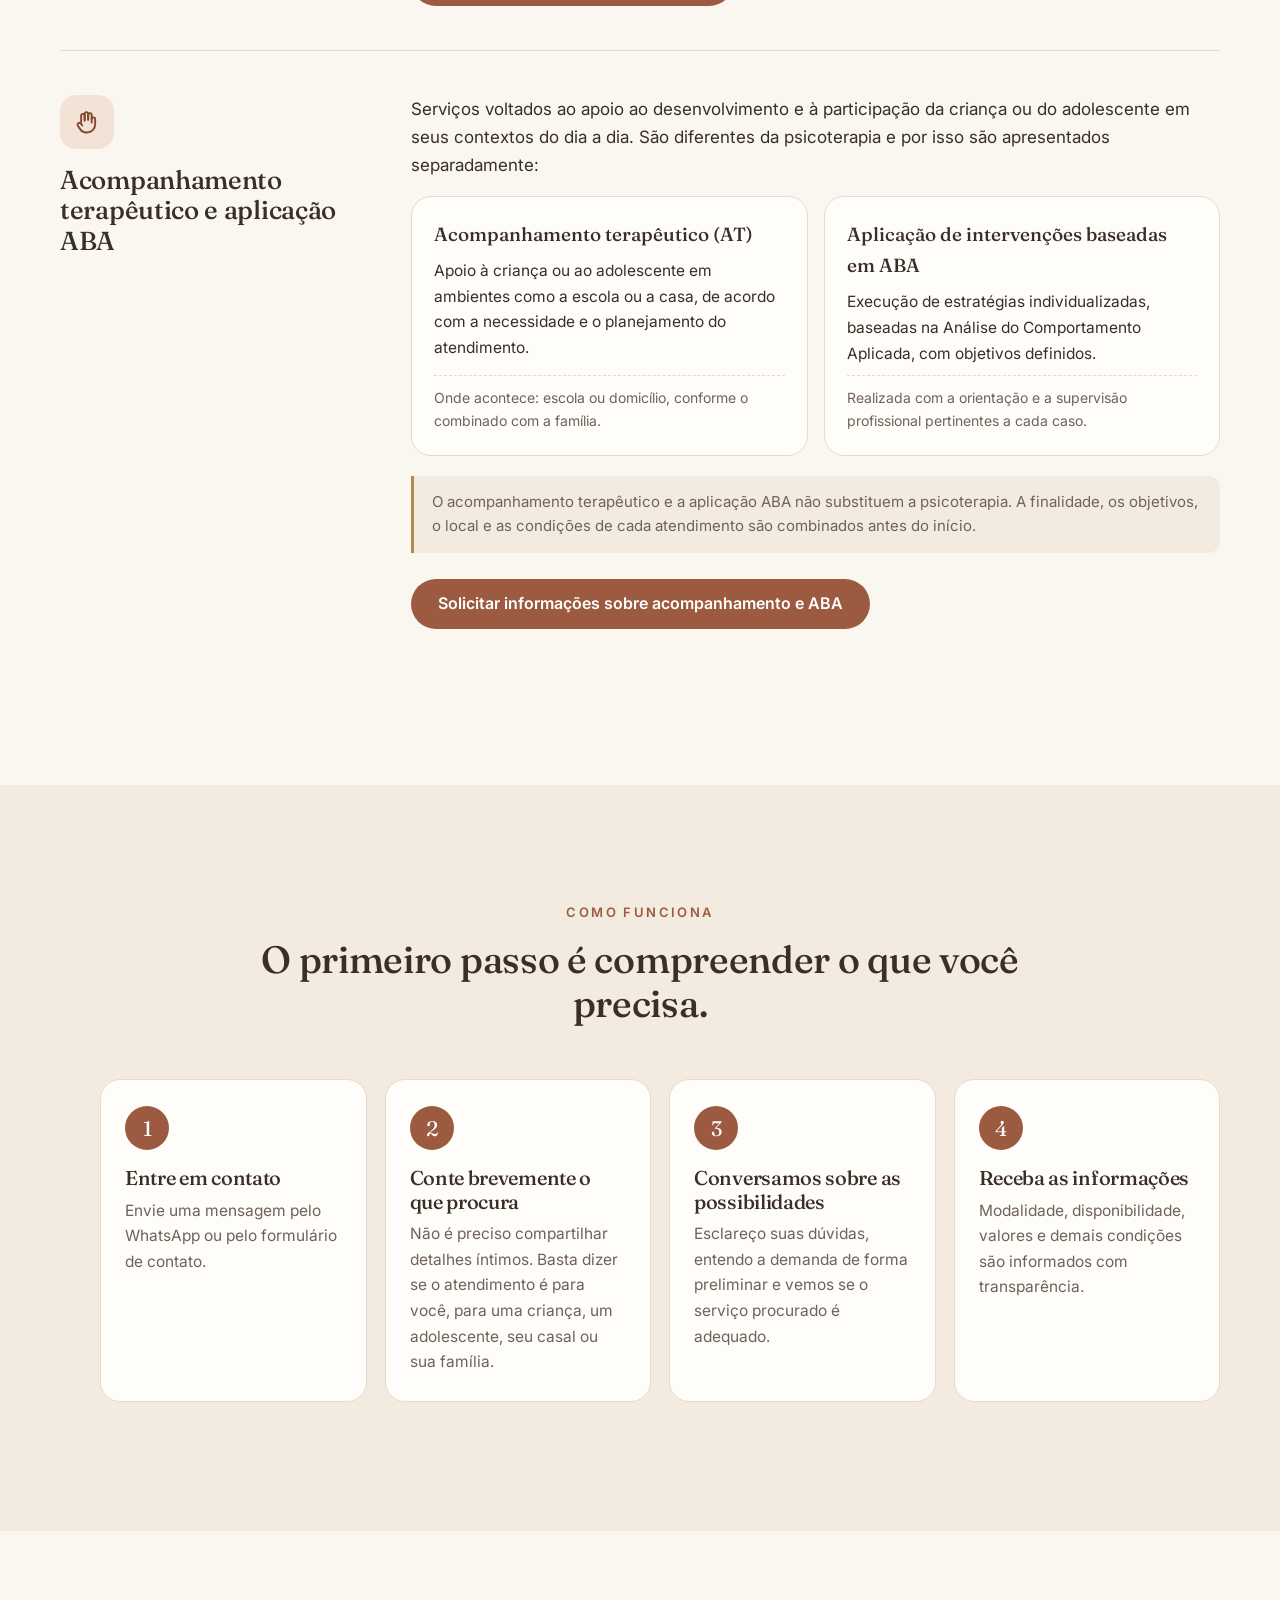
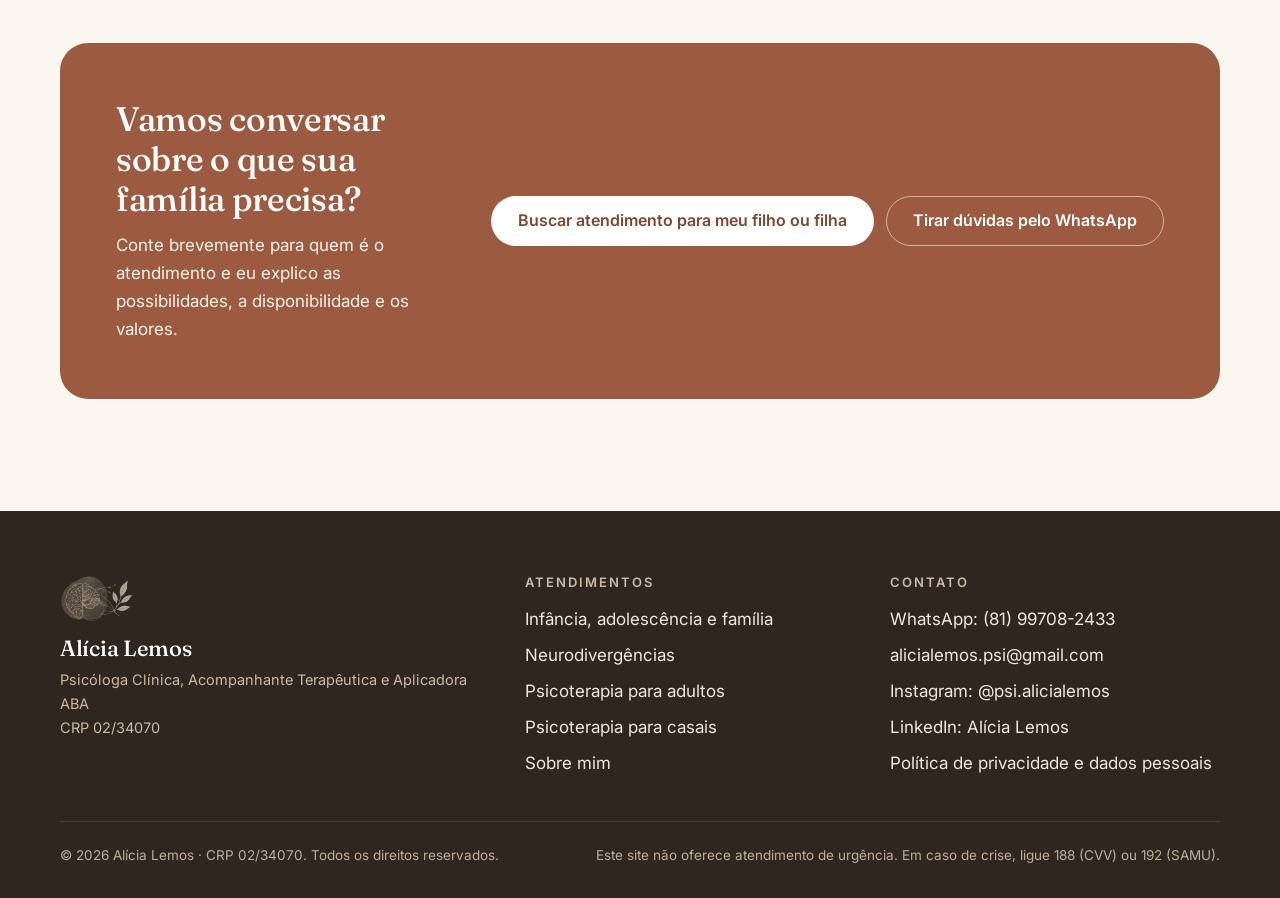
<file: infancia-adolescencia-familia.html>
<!doctype html>
<html lang="pt-BR">
<head>
<meta charset="utf-8">
<meta name="viewport" content="width=device-width, initial-scale=1, viewport-fit=cover">
<title>Psicoterapia infantojuvenil, orientação parental, AT e ABA | Alícia Lemos · Psicóloga em Recife</title>
<meta name="description" content="Psicoterapia para crianças e adolescentes, orientação parental e familiar, acompanhamento terapêutico na escola ou em casa e aplicação de intervenções baseadas em ABA.">
<meta name="theme-color" content="#faf6f0">
<meta property="og:type" content="website">
<meta property="og:locale" content="pt_BR">
<meta property="og:site_name" content="Alícia Lemos · Psicóloga">
<meta property="og:title" content="Psicoterapia infantojuvenil, orientação parental, AT e ABA | Alícia Lemos · Psicóloga em Recife">
<meta property="og:description" content="Psicoterapia para crianças e adolescentes, orientação parental e familiar, acompanhamento terapêutico na escola ou em casa e aplicação de intervenções baseadas em ABA.">
<meta property="og:image" content="/assets/img/compartilhar.jpg">
<link rel="icon" href="assets/img/icone-32.png" sizes="32x32">
<link rel="apple-touch-icon" href="assets/img/icone-180.png">
<link rel="preconnect" href="https://fonts.googleapis.com">
<link rel="preconnect" href="https://fonts.gstatic.com" crossorigin>
<link rel="stylesheet" href="https://fonts.googleapis.com/css2?family=Fraunces:ital,opsz,wght@0,9..144,400..600;1,9..144,400&family=Inter:wght@400;500;600&display=swap">
<link rel="stylesheet" href="assets/css/site.css?v=e35ac9e4">
</head>
<body>
<a class="skip" href="#conteudo">Pular para o conteúdo</a>
<header class="site-header">
  <div class="wrap header-inner">
    <a class="brand" href="index.html" aria-label="Alícia Lemos, Psicóloga — página inicial">
      <img src="assets/img/logo-simbolo-160.webp" width="160" height="99" alt="">
      <span class="brand-name">Alícia Lemos<small>Psicóloga</small></span>
    </a>
    <nav class="main-nav" id="menu" aria-label="Menu principal">
      <ul>
        <li><a href="index.html">Início</a></li><li><a href="infancia-adolescencia-familia.html" aria-current="page" aria-label="Infância, adolescência e família"><span class="lbl-short" aria-hidden="true">Infância e família</span><span class="lbl-full" aria-hidden="true">Infância, adolescência e família</span></a></li><li><a href="neurodivergencias.html">Neurodivergências</a></li><li><a href="psicoterapia-adultos.html" aria-label="Psicoterapia para adultos"><span class="lbl-short" aria-hidden="true">Adultos</span><span class="lbl-full" aria-hidden="true">Psicoterapia para adultos</span></a></li><li><a href="psicoterapia-casais.html" aria-label="Psicoterapia para casais"><span class="lbl-short" aria-hidden="true">Casais</span><span class="lbl-full" aria-hidden="true">Psicoterapia para casais</span></a></li><li><a href="sobre-mim.html">Sobre mim</a></li><li><a href="index.html#perguntas" aria-label="Perguntas frequentes"><span class="lbl-short" aria-hidden="true">Dúvidas</span><span class="lbl-full" aria-hidden="true">Perguntas frequentes</span></a></li><li><a href="index.html#contato">Contato</a></li>
      </ul>
      <div class="nav-cta"><a class="btn btn-primary" href="https://wa.me/5581997082433?text=Ol%C3%A1%2C%20Al%C3%ADcia%21%20Gostaria%20de%20agendar%20um%20atendimento." target="_blank" rel="noopener"><svg class="ico-wa" viewBox="0 0 24 24" aria-hidden="true" fill="currentColor"><path d="M12 2.2A9.7 9.7 0 0 0 3.6 16.8L2.3 21.7l5-1.3A9.7 9.7 0 1 0 12 2.2Zm0 17.7a8 8 0 0 1-4.1-1.1l-.3-.2-3 .8.8-2.9-.2-.3A8 8 0 1 1 12 19.9Zm4.4-6c-.2-.1-1.4-.7-1.7-.8-.2-.1-.4-.1-.5.1l-.8 1c-.1.2-.3.2-.5.1a6.6 6.6 0 0 1-3.3-2.9c-.2-.4.2-.4.7-1.3.1-.2 0-.3 0-.4l-.8-1.8c-.2-.5-.4-.4-.5-.4h-.5a.9.9 0 0 0-.7.3 2.8 2.8 0 0 0-.9 2.1 5 5 0 0 0 1 2.6 11.2 11.2 0 0 0 4.3 3.8c1.6.7 2.2.7 3 .6.5-.1 1.4-.6 1.6-1.1.2-.6.2-1 .1-1.1l-.5-.3Z"/></svg>Agendar atendimento</a></div>
    </nav>
    <a class="btn btn-primary header-cta" href="https://wa.me/5581997082433?text=Ol%C3%A1%2C%20Al%C3%ADcia%21%20Gostaria%20de%20agendar%20um%20atendimento." target="_blank" rel="noopener">Agendar atendimento</a>
    <button class="menu-toggle" type="button" aria-expanded="false" aria-controls="menu" aria-label="Abrir menu"><span></span></button>
  </div>
</header>
<main id="conteudo">
<section class="page-hero">
  <div class="wrap">
    <p class="crumbs"><a href="index.html">Início</a> · Infância, adolescência e família</p>
    <span class="eyebrow">Infância, adolescência e família</span>
    <h1>Cuidar de quem está crescendo também é cuidar das relações ao seu redor</h1>
    <p class="lede">A infância e a adolescência são etapas marcadas por descobertas, transformações e desafios. As emoções, os comportamentos e as relações fazem parte desse processo e precisam ser compreendidos com atenção à história e à singularidade de cada pessoa.</p>
    <p class="lede">Meu trabalho busca oferecer suporte ao desenvolvimento emocional, à autonomia, à comunicação e à construção de relações mais saudáveis, considerando também o papel da família e dos ambientes em que a criança ou o adolescente está inserido.</p>
  </div>
</section>

<section class="section">
  <div class="wrap">
    <article class="service" id="psicoterapia-infantojuvenil">
      <div class="service-side"><span class="icon" aria-hidden="true"><svg viewBox="0 0 24 24" fill="none" stroke="currentColor" stroke-width="1.6" stroke-linecap="round" stroke-linejoin="round"><path d="M12 21v-8"/><path d="M12 13c0-4 3-6.5 7-6.5 0 4-3 6.5-7 6.5Z"/><path d="M12 15.5C12 12 9.5 9.5 5.5 9.5 5.5 13 8 15.5 12 15.5Z"/></svg></span><h3>Psicoterapia infantojuvenil</h3></div>
      <div class="service-body">
        <p>Atendimento psicológico voltado à compreensão das emoções, dos comportamentos, das dificuldades relacionais e dos desafios do desenvolvimento.</p>
        <p>O acompanhamento é construído de acordo com as necessidades da criança ou do adolescente, considerando sua história, seu contexto e sua maneira particular de se expressar.</p>
        <p>Conforme a necessidade, o trabalho pode envolver conversas com os responsáveis e orientação parental.</p>
        <a class="btn btn-primary" href="https://wa.me/5581997082433?text=Ol%C3%A1%2C%20Al%C3%ADcia%21%20Gostaria%20de%20saber%20mais%20sobre%20o%20atendimento%20infantojuvenil." target="_blank" rel="noopener">Saiba mais sobre o atendimento infantojuvenil</a>
      </div>
    </article>

    <article class="service" id="orientacao-parental">
      <div class="service-side"><span class="icon" aria-hidden="true"><svg viewBox="0 0 24 24" fill="none" stroke="currentColor" stroke-width="1.6" stroke-linecap="round" stroke-linejoin="round"><circle cx="8" cy="6.5" r="2.5"/><circle cx="16" cy="6.5" r="2.5"/><circle cx="12" cy="13" r="1.8"/><path d="M3.5 20v-3.5A4.5 4.5 0 0 1 8 12"/><path d="M20.5 20v-3.5A4.5 4.5 0 0 0 16 12"/><path d="M9 20v-1.5a3 3 0 0 1 6 0V20"/></svg></span><h3>Orientação parental e familiar</h3></div>
      <div class="service-body">
        <p>A família também precisa de espaço para compreender o que está acontecendo e encontrar novas possibilidades de cuidado.</p>
        <p>A orientação parental ajuda mães, pais e responsáveis a compreender as necessidades dos filhos, refletir sobre os desafios do dia a dia e desenvolver estratégias de comunicação, manejo e apoio ao desenvolvimento.</p>
        <div class="fineprint"><b>Para não confundir:</b> a orientação parental é voltada aos responsáveis; a psicoterapia infantojuvenil é o atendimento da própria criança ou adolescente; e a <a href="psicoterapia-casais.html">psicoterapia de casal</a> cuida da relação conjugal. No primeiro contato, conversamos sobre qual delas faz sentido para a sua família.</div>
        <a class="btn btn-primary" href="https://wa.me/5581997082433?text=Ol%C3%A1%2C%20Al%C3%ADcia%21%20Gostaria%20de%20conhecer%20o%20atendimento%20%C3%A0s%20fam%C3%ADlias%20%28orienta%C3%A7%C3%A3o%20parental%20e%20familiar%29." target="_blank" rel="noopener">Conheça o atendimento às famílias</a>
      </div>
    </article>

    <article class="service" id="acompanhamento-aba">
      <div class="service-side"><span class="icon" aria-hidden="true"><svg viewBox="0 0 24 24" fill="none" stroke="currentColor" stroke-width="1.6" stroke-linecap="round" stroke-linejoin="round"><path d="M7 12V6.5a1.5 1.5 0 0 1 3 0V11"/><path d="M10 10V5a1.5 1.5 0 0 1 3 0v5"/><path d="M13 10V6a1.5 1.5 0 0 1 3 0v6.5"/><path d="M16 9.5a1.5 1.5 0 0 1 3 0V14a7 7 0 0 1-7 7h-.5a6.5 6.5 0 0 1-5.4-2.9L4 15a1.6 1.6 0 0 1 2.6-1.8L8 15"/></svg></span><h3>Acompanhamento terapêutico e aplicação ABA</h3></div>
      <div class="service-body">
        <p>Serviços voltados ao apoio ao desenvolvimento e à participação da criança ou do adolescente em seus contextos do dia a dia. São diferentes da psicoterapia e por isso são apresentados separadamente:</p>
        <div class="sub-services">
          <div class="card">
            <h4>Acompanhamento terapêutico (AT)</h4>
            <p>Apoio à criança ou ao adolescente em ambientes como a escola ou a casa, de acordo com a necessidade e o planejamento do atendimento.</p>
            <p class="note">Onde acontece: escola ou domicílio, conforme o combinado com a família.</p>
          </div>
          <div class="card">
            <h4>Aplicação de intervenções baseadas em ABA</h4>
            <p>Execução de estratégias individualizadas, baseadas na Análise do Comportamento Aplicada, com objetivos definidos.</p>
            <p class="note">Realizada com a orientação e a supervisão profissional pertinentes a cada caso.</p>
          </div>
        </div>
        <div class="fineprint">O acompanhamento terapêutico e a aplicação ABA não substituem a psicoterapia. A finalidade, os objetivos, o local e as condições de cada atendimento são combinados antes do início.</div>
        <a class="btn btn-primary" href="https://wa.me/5581997082433?text=Ol%C3%A1%2C%20Al%C3%ADcia%21%20Gostaria%20de%20informa%C3%A7%C3%B5es%20sobre%20acompanhamento%20terap%C3%AAutico%20e%20ABA." target="_blank" rel="noopener">Solicitar informações sobre acompanhamento e ABA</a>
      </div>
    </article>
  </div>
</section>

<section class="section alt" id="primeiro-contato">
  <div class="wrap">
    <div class="section-head center">
      <span class="eyebrow">Como funciona</span>
      <h2>O primeiro passo é compreender o que você precisa.</h2>
    </div>
    <ol class="steps">
      <li><h3>Entre em contato</h3><p>Envie uma mensagem pelo WhatsApp ou pelo formulário de contato.</p></li>
      <li><h3>Conte brevemente o que procura</h3><p>Não é preciso compartilhar detalhes íntimos. Basta dizer se o atendimento é para você, para uma criança, um adolescente, seu casal ou sua família.</p></li>
      <li><h3>Conversamos sobre as possibilidades</h3><p>Esclareço suas dúvidas, entendo a demanda de forma preliminar e vemos se o serviço procurado é adequado.</p></li>
      <li><h3>Receba as informações</h3><p>Modalidade, disponibilidade, valores e demais condições são informados com transparência.</p></li>
    </ol>
  </div>
</section>

<section class="section">
  <div class="wrap">
    <div class="cta-band">
      <div>
        <h2>Vamos conversar sobre o que sua família precisa?</h2>
        <p>Conte brevemente para quem é o atendimento e eu explico as possibilidades, a disponibilidade e os valores.</p>
      </div>
      <div class="btn-row">
        <a class="btn btn-light" href="https://wa.me/5581997082433?text=Ol%C3%A1%2C%20Al%C3%ADcia%21%20Gostaria%20de%20buscar%20atendimento%20para%20meu%20filho%20ou%20filha." target="_blank" rel="noopener">Buscar atendimento para meu filho ou filha</a>
        <a class="btn btn-ghost" href="https://wa.me/5581997082433?text=Ol%C3%A1%2C%20Al%C3%ADcia%21%20Tenho%20algumas%20d%C3%BAvidas%20sobre%20o%20atendimento." target="_blank" rel="noopener">Tirar dúvidas pelo WhatsApp</a>
      </div>
    </div>
  </div>
</section>
</main>
<footer class="site-footer">
  <div class="wrap">
    <div class="footer-grid">
      <div>
        <img class="footer-logo" src="assets/img/logo-simbolo-clara.webp" width="132" height="83" alt="">
        <h2>Alícia Lemos</h2>
        <p class="f-title">Psicóloga Clínica, Acompanhante Terapêutica e Aplicadora ABA<br>CRP 02/34070</p>
      </div>
      <div>
        <h3>Atendimentos</h3>
        <ul>
          <li><a href="infancia-adolescencia-familia.html">Infância, adolescência e família</a></li>
          <li><a href="neurodivergencias.html">Neurodivergências</a></li>
          <li><a href="psicoterapia-adultos.html">Psicoterapia para adultos</a></li>
          <li><a href="psicoterapia-casais.html">Psicoterapia para casais</a></li>
          <li><a href="sobre-mim.html">Sobre mim</a></li>
        </ul>
      </div>
      <div>
        <h3>Contato</h3>
        <ul>
          <li><a href="https://wa.me/5581997082433?text=Ol%C3%A1%2C%20Al%C3%ADcia%21%20Gostaria%20de%20agendar%20um%20atendimento." target="_blank" rel="noopener">WhatsApp: (81) 99708-2433</a></li>
          <li><a href="mailto:alicialemos.psi@gmail.com">alicialemos.psi@gmail.com</a></li>
          <li><a href="https://instagram.com/psi.alicialemos" target="_blank" rel="noopener">Instagram: @psi.alicialemos</a></li>
          <li><a href="https://www.linkedin.com/in/alicialemos" target="_blank" rel="noopener">LinkedIn: Alícia Lemos</a></li>
          <li><a href="privacidade.html">Política de privacidade e dados pessoais</a></li>
        </ul>
      </div>
    </div>
    <div class="footer-bottom">
      <span>© <span id="ano">2026</span> Alícia Lemos · CRP 02/34070. Todos os direitos reservados.</span>
      <span>Este site não oferece atendimento de urgência. Em caso de crise, ligue 188 (CVV) ou 192 (SAMU).</span>
    </div>
  </div>
</footer>
<a class="wa-float" href="https://wa.me/5581997082433?text=Ol%C3%A1%2C%20Al%C3%ADcia%21%20Gostaria%20de%20agendar%20um%20atendimento." target="_blank" rel="noopener" aria-label="Conversar pelo WhatsApp"><svg class="ico-wa" viewBox="0 0 24 24" aria-hidden="true" fill="currentColor"><path d="M12 2.2A9.7 9.7 0 0 0 3.6 16.8L2.3 21.7l5-1.3A9.7 9.7 0 1 0 12 2.2Zm0 17.7a8 8 0 0 1-4.1-1.1l-.3-.2-3 .8.8-2.9-.2-.3A8 8 0 1 1 12 19.9Zm4.4-6c-.2-.1-1.4-.7-1.7-.8-.2-.1-.4-.1-.5.1l-.8 1c-.1.2-.3.2-.5.1a6.6 6.6 0 0 1-3.3-2.9c-.2-.4.2-.4.7-1.3.1-.2 0-.3 0-.4l-.8-1.8c-.2-.5-.4-.4-.5-.4h-.5a.9.9 0 0 0-.7.3 2.8 2.8 0 0 0-.9 2.1 5 5 0 0 0 1 2.6 11.2 11.2 0 0 0 4.3 3.8c1.6.7 2.2.7 3 .6.5-.1 1.4-.6 1.6-1.1.2-.6.2-1 .1-1.1l-.5-.3Z"/></svg></a>
<script src="assets/js/site.js?v=a3abc87b" defer></script>
</body>
</html>
</file>
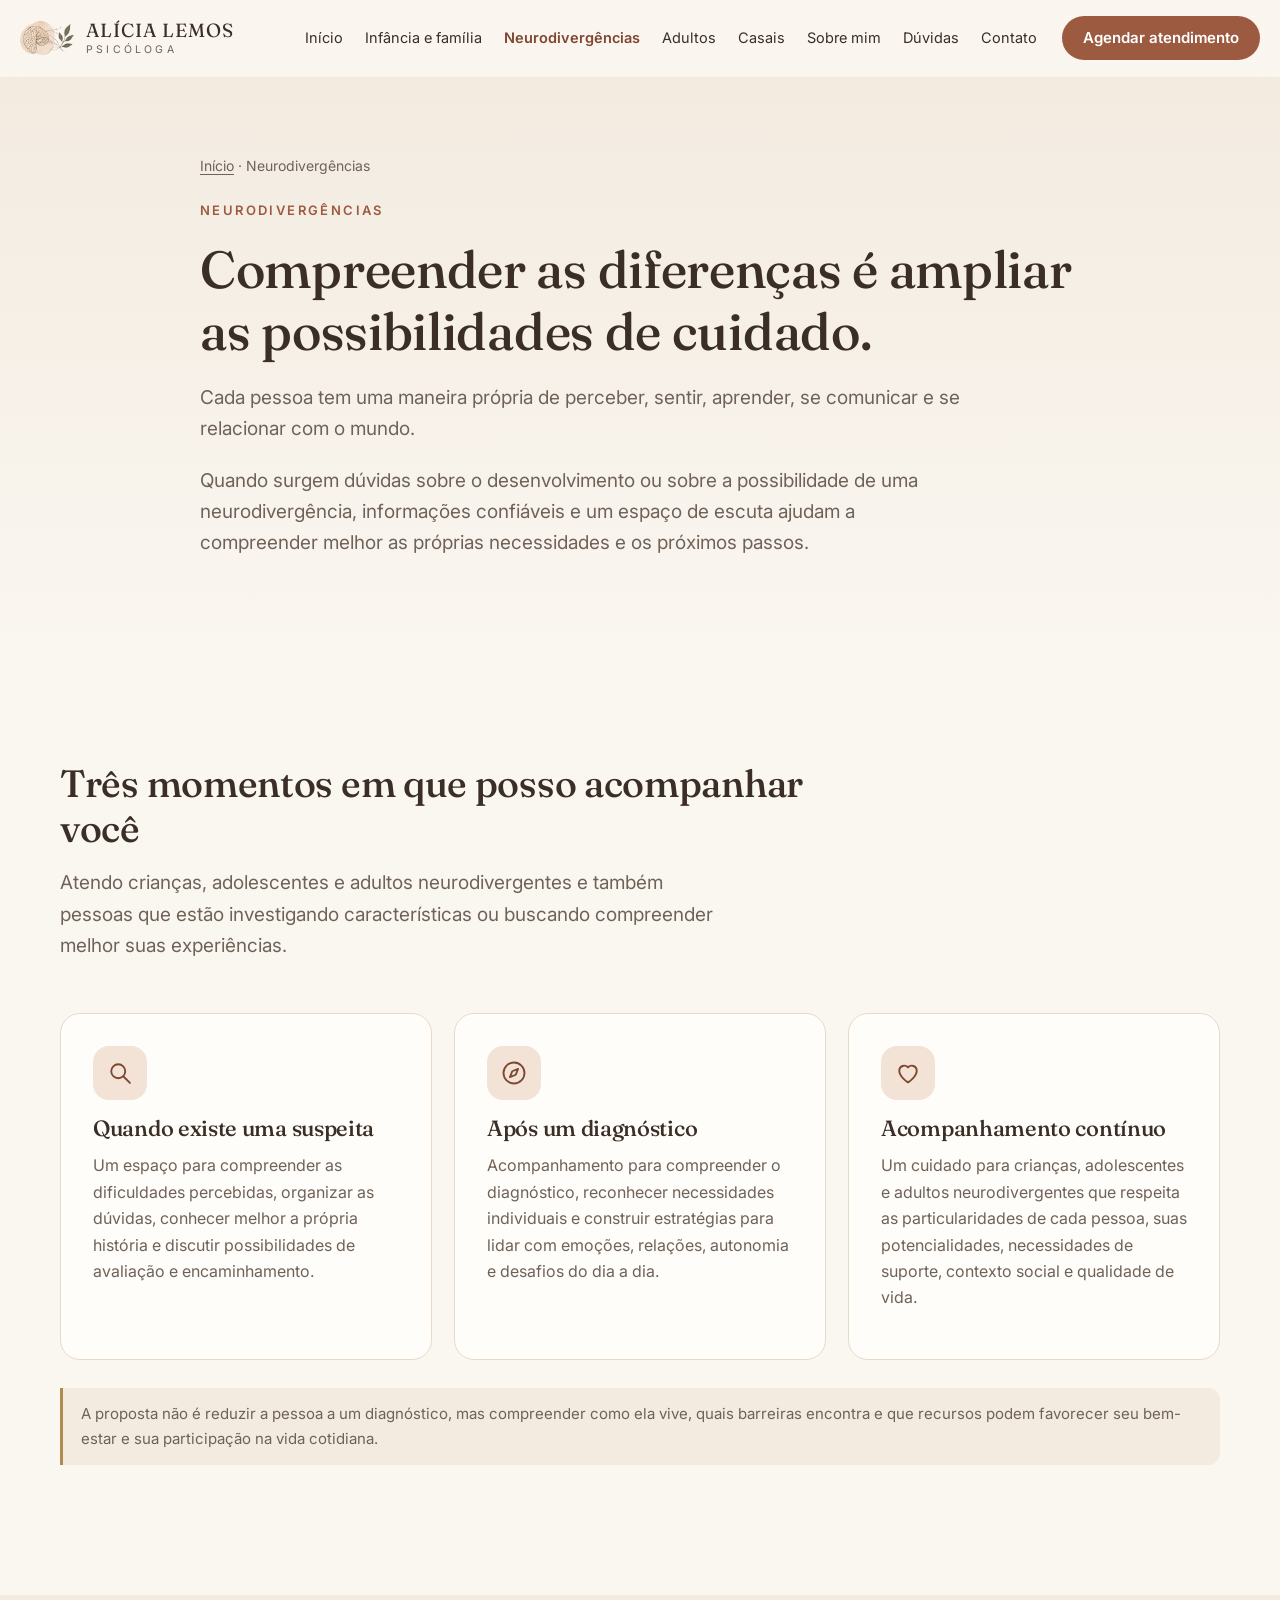
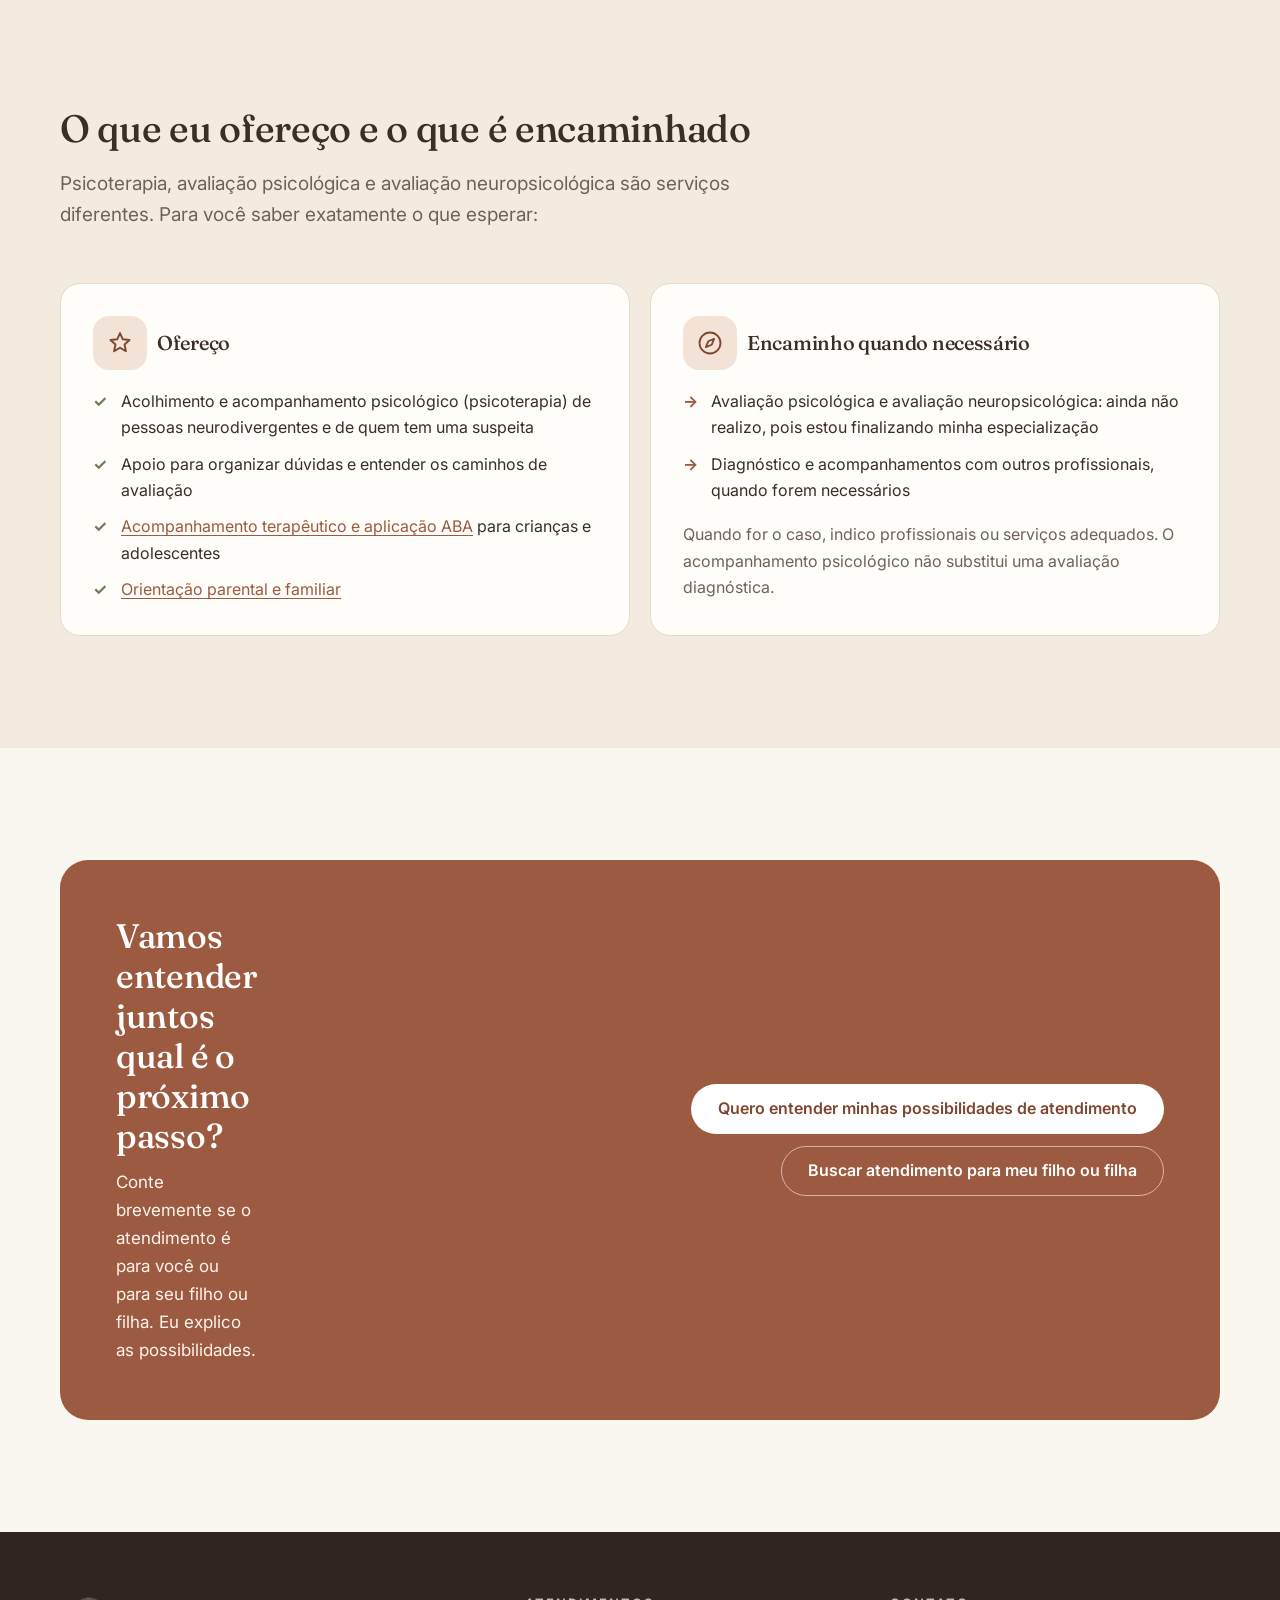
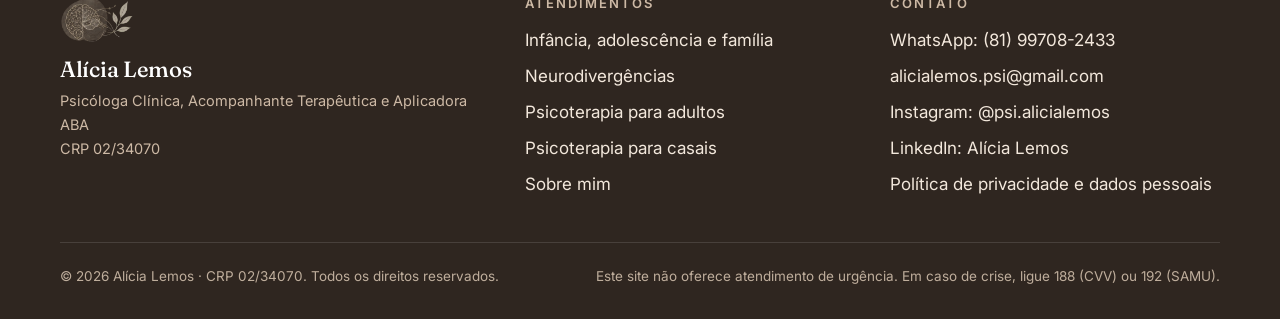
<file: neurodivergencias.html>
<!doctype html>
<html lang="pt-BR">
<head>
<meta charset="utf-8">
<meta name="viewport" content="width=device-width, initial-scale=1, viewport-fit=cover">
<title>Neurodivergências: acolhimento e acompanhamento psicológico | Alícia Lemos · Psicóloga em Recife</title>
<meta name="description" content="Acompanhamento psicológico de crianças, adolescentes e adultos neurodivergentes e de quem tem uma suspeita ou recebeu um diagnóstico. Atendimento em Recife e on-line.">
<meta name="theme-color" content="#faf6f0">
<meta property="og:type" content="website">
<meta property="og:locale" content="pt_BR">
<meta property="og:site_name" content="Alícia Lemos · Psicóloga">
<meta property="og:title" content="Neurodivergências: acolhimento e acompanhamento psicológico | Alícia Lemos · Psicóloga em Recife">
<meta property="og:description" content="Acompanhamento psicológico de crianças, adolescentes e adultos neurodivergentes e de quem tem uma suspeita ou recebeu um diagnóstico. Atendimento em Recife e on-line.">
<meta property="og:image" content="/assets/img/compartilhar.jpg">
<link rel="icon" href="assets/img/icone-32.png" sizes="32x32">
<link rel="apple-touch-icon" href="assets/img/icone-180.png">
<link rel="preconnect" href="https://fonts.googleapis.com">
<link rel="preconnect" href="https://fonts.gstatic.com" crossorigin>
<link rel="stylesheet" href="https://fonts.googleapis.com/css2?family=Fraunces:ital,opsz,wght@0,9..144,400..600;1,9..144,400&family=Inter:wght@400;500;600&display=swap">
<link rel="stylesheet" href="assets/css/site.css?v=e35ac9e4">
</head>
<body>
<a class="skip" href="#conteudo">Pular para o conteúdo</a>
<header class="site-header">
  <div class="wrap header-inner">
    <a class="brand" href="index.html" aria-label="Alícia Lemos, Psicóloga — página inicial">
      <img src="assets/img/logo-simbolo-160.webp" width="160" height="99" alt="">
      <span class="brand-name">Alícia Lemos<small>Psicóloga</small></span>
    </a>
    <nav class="main-nav" id="menu" aria-label="Menu principal">
      <ul>
        <li><a href="index.html">Início</a></li><li><a href="infancia-adolescencia-familia.html" aria-label="Infância, adolescência e família"><span class="lbl-short" aria-hidden="true">Infância e família</span><span class="lbl-full" aria-hidden="true">Infância, adolescência e família</span></a></li><li><a href="neurodivergencias.html" aria-current="page">Neurodivergências</a></li><li><a href="psicoterapia-adultos.html" aria-label="Psicoterapia para adultos"><span class="lbl-short" aria-hidden="true">Adultos</span><span class="lbl-full" aria-hidden="true">Psicoterapia para adultos</span></a></li><li><a href="psicoterapia-casais.html" aria-label="Psicoterapia para casais"><span class="lbl-short" aria-hidden="true">Casais</span><span class="lbl-full" aria-hidden="true">Psicoterapia para casais</span></a></li><li><a href="sobre-mim.html">Sobre mim</a></li><li><a href="index.html#perguntas" aria-label="Perguntas frequentes"><span class="lbl-short" aria-hidden="true">Dúvidas</span><span class="lbl-full" aria-hidden="true">Perguntas frequentes</span></a></li><li><a href="index.html#contato">Contato</a></li>
      </ul>
      <div class="nav-cta"><a class="btn btn-primary" href="https://wa.me/5581997082433?text=Ol%C3%A1%2C%20Al%C3%ADcia%21%20Gostaria%20de%20agendar%20um%20atendimento." target="_blank" rel="noopener"><svg class="ico-wa" viewBox="0 0 24 24" aria-hidden="true" fill="currentColor"><path d="M12 2.2A9.7 9.7 0 0 0 3.6 16.8L2.3 21.7l5-1.3A9.7 9.7 0 1 0 12 2.2Zm0 17.7a8 8 0 0 1-4.1-1.1l-.3-.2-3 .8.8-2.9-.2-.3A8 8 0 1 1 12 19.9Zm4.4-6c-.2-.1-1.4-.7-1.7-.8-.2-.1-.4-.1-.5.1l-.8 1c-.1.2-.3.2-.5.1a6.6 6.6 0 0 1-3.3-2.9c-.2-.4.2-.4.7-1.3.1-.2 0-.3 0-.4l-.8-1.8c-.2-.5-.4-.4-.5-.4h-.5a.9.9 0 0 0-.7.3 2.8 2.8 0 0 0-.9 2.1 5 5 0 0 0 1 2.6 11.2 11.2 0 0 0 4.3 3.8c1.6.7 2.2.7 3 .6.5-.1 1.4-.6 1.6-1.1.2-.6.2-1 .1-1.1l-.5-.3Z"/></svg>Agendar atendimento</a></div>
    </nav>
    <a class="btn btn-primary header-cta" href="https://wa.me/5581997082433?text=Ol%C3%A1%2C%20Al%C3%ADcia%21%20Gostaria%20de%20agendar%20um%20atendimento." target="_blank" rel="noopener">Agendar atendimento</a>
    <button class="menu-toggle" type="button" aria-expanded="false" aria-controls="menu" aria-label="Abrir menu"><span></span></button>
  </div>
</header>
<main id="conteudo">
<section class="page-hero">
  <div class="wrap">
    <p class="crumbs"><a href="index.html">Início</a> · Neurodivergências</p>
    <span class="eyebrow">Neurodivergências</span>
    <h1>Compreender as diferenças é ampliar as possibilidades de cuidado.</h1>
    <p class="lede">Cada pessoa tem uma maneira própria de perceber, sentir, aprender, se comunicar e se relacionar com o mundo.</p>
    <p class="lede">Quando surgem dúvidas sobre o desenvolvimento ou sobre a possibilidade de uma neurodivergência, informações confiáveis e um espaço de escuta ajudam a compreender melhor as próprias necessidades e os próximos passos.</p>
  </div>
</section>

<section class="section">
  <div class="wrap">
    <div class="section-head">
      <h2>Três momentos em que posso acompanhar você</h2>
      <p class="lede">Atendo crianças, adolescentes e adultos neurodivergentes e também pessoas que estão investigando características ou buscando compreender melhor suas experiências.</p>
    </div>
    <div class="grid-3"><div class="card"><span class="icon" aria-hidden="true"><svg viewBox="0 0 24 24" fill="none" stroke="currentColor" stroke-width="1.6" stroke-linecap="round" stroke-linejoin="round"><circle cx="10.5" cy="10.5" r="6"/><path d="m15 15 5.5 5.5"/></svg></span><h3>Quando existe uma suspeita</h3><p>Um espaço para compreender as dificuldades percebidas, organizar as dúvidas, conhecer melhor a própria história e discutir possibilidades de avaliação e encaminhamento.</p></div><div class="card"><span class="icon" aria-hidden="true"><svg viewBox="0 0 24 24" fill="none" stroke="currentColor" stroke-width="1.6" stroke-linecap="round" stroke-linejoin="round"><circle cx="12" cy="12" r="9"/><path d="m15.5 8.5-2 5-5 2 2-5 5-2Z"/></svg></span><h3>Após um diagnóstico</h3><p>Acompanhamento para compreender o diagnóstico, reconhecer necessidades individuais e construir estratégias para lidar com emoções, relações, autonomia e desafios do dia a dia.</p></div><div class="card"><span class="icon" aria-hidden="true"><svg viewBox="0 0 24 24" fill="none" stroke="currentColor" stroke-width="1.6" stroke-linecap="round" stroke-linejoin="round"><path d="M12 20s-7.5-4.6-7.5-10.2A4.3 4.3 0 0 1 12 7.2a4.3 4.3 0 0 1 7.5 2.6C19.5 15.4 12 20 12 20Z"/></svg></span><h3>Acompanhamento contínuo</h3><p>Um cuidado para crianças, adolescentes e adultos neurodivergentes que respeita as particularidades de cada pessoa, suas potencialidades, necessidades de suporte, contexto social e qualidade de vida.</p></div></div>
    <div class="fineprint" style="margin-top:28px">A proposta não é reduzir a pessoa a um diagnóstico, mas compreender como ela vive, quais barreiras encontra e que recursos podem favorecer seu bem-estar e sua participação na vida cotidiana.</div>
  </div>
</section>

<section class="section alt">
  <div class="wrap">
    <div class="section-head">
      <h2>O que eu ofereço e o que é encaminhado</h2>
      <p class="lede">Psicoterapia, avaliação psicológica e avaliação neuropsicológica são serviços diferentes. Para você saber exatamente o que esperar:</p>
    </div>
    <div class="scope">
      <div class="card yes">
        <h3><span class="icon" aria-hidden="true"><svg viewBox="0 0 24 24" fill="none" stroke="currentColor" stroke-width="1.6" stroke-linecap="round" stroke-linejoin="round"><path d="m12 3.5 2.4 5.3 5.8.6-4.3 3.9 1.2 5.7L12 16.1 6.9 19l1.2-5.7L3.8 9.4l5.8-.6L12 3.5Z"/></svg></span> Ofereço</h3>
        <ul>
          <li>Acolhimento e acompanhamento psicológico (psicoterapia) de pessoas neurodivergentes e de quem tem uma suspeita</li>
          <li>Apoio para organizar dúvidas e entender os caminhos de avaliação</li>
          <li><a href="infancia-adolescencia-familia.html#acompanhamento-aba">Acompanhamento terapêutico e aplicação ABA</a> para crianças e adolescentes</li>
          <li><a href="infancia-adolescencia-familia.html#orientacao-parental">Orientação parental e familiar</a></li>
        </ul>
      </div>
      <div class="card no">
        <h3><span class="icon" aria-hidden="true"><svg viewBox="0 0 24 24" fill="none" stroke="currentColor" stroke-width="1.6" stroke-linecap="round" stroke-linejoin="round"><circle cx="12" cy="12" r="9"/><path d="m15.5 8.5-2 5-5 2 2-5 5-2Z"/></svg></span> Encaminho quando necessário</h3>
        <ul>
          <li>Avaliação psicológica e avaliação neuropsicológica: ainda não realizo, pois estou finalizando minha especialização</li>
          <li>Diagnóstico e acompanhamentos com outros profissionais, quando forem necessários</li>
        </ul>
        <p class="topics-note" style="margin-bottom:0">Quando for o caso, indico profissionais ou serviços adequados. O acompanhamento psicológico não substitui uma avaliação diagnóstica.</p>
      </div>
    </div>
  </div>
</section>

<section class="section">
  <div class="wrap">
    <div class="cta-band">
      <div>
        <h2>Vamos entender juntos qual é o próximo passo?</h2>
        <p>Conte brevemente se o atendimento é para você ou para seu filho ou filha. Eu explico as possibilidades.</p>
      </div>
      <div class="btn-row">
        <a class="btn btn-light" href="https://wa.me/5581997082433?text=Ol%C3%A1%2C%20Al%C3%ADcia%21%20Quero%20entender%20minhas%20possibilidades%20de%20atendimento%20em%20neurodiverg%C3%AAncias." target="_blank" rel="noopener">Quero entender minhas possibilidades de atendimento</a>
        <a class="btn btn-ghost" href="https://wa.me/5581997082433?text=Ol%C3%A1%2C%20Al%C3%ADcia%21%20Gostaria%20de%20buscar%20atendimento%20em%20neurodiverg%C3%AAncias%20para%20meu%20filho%20ou%20filha." target="_blank" rel="noopener">Buscar atendimento para meu filho ou filha</a>
      </div>
    </div>
  </div>
</section>
</main>
<footer class="site-footer">
  <div class="wrap">
    <div class="footer-grid">
      <div>
        <img class="footer-logo" src="assets/img/logo-simbolo-clara.webp" width="132" height="83" alt="">
        <h2>Alícia Lemos</h2>
        <p class="f-title">Psicóloga Clínica, Acompanhante Terapêutica e Aplicadora ABA<br>CRP 02/34070</p>
      </div>
      <div>
        <h3>Atendimentos</h3>
        <ul>
          <li><a href="infancia-adolescencia-familia.html">Infância, adolescência e família</a></li>
          <li><a href="neurodivergencias.html">Neurodivergências</a></li>
          <li><a href="psicoterapia-adultos.html">Psicoterapia para adultos</a></li>
          <li><a href="psicoterapia-casais.html">Psicoterapia para casais</a></li>
          <li><a href="sobre-mim.html">Sobre mim</a></li>
        </ul>
      </div>
      <div>
        <h3>Contato</h3>
        <ul>
          <li><a href="https://wa.me/5581997082433?text=Ol%C3%A1%2C%20Al%C3%ADcia%21%20Gostaria%20de%20agendar%20um%20atendimento." target="_blank" rel="noopener">WhatsApp: (81) 99708-2433</a></li>
          <li><a href="mailto:alicialemos.psi@gmail.com">alicialemos.psi@gmail.com</a></li>
          <li><a href="https://instagram.com/psi.alicialemos" target="_blank" rel="noopener">Instagram: @psi.alicialemos</a></li>
          <li><a href="https://www.linkedin.com/in/alicialemos" target="_blank" rel="noopener">LinkedIn: Alícia Lemos</a></li>
          <li><a href="privacidade.html">Política de privacidade e dados pessoais</a></li>
        </ul>
      </div>
    </div>
    <div class="footer-bottom">
      <span>© <span id="ano">2026</span> Alícia Lemos · CRP 02/34070. Todos os direitos reservados.</span>
      <span>Este site não oferece atendimento de urgência. Em caso de crise, ligue 188 (CVV) ou 192 (SAMU).</span>
    </div>
  </div>
</footer>
<a class="wa-float" href="https://wa.me/5581997082433?text=Ol%C3%A1%2C%20Al%C3%ADcia%21%20Gostaria%20de%20agendar%20um%20atendimento." target="_blank" rel="noopener" aria-label="Conversar pelo WhatsApp"><svg class="ico-wa" viewBox="0 0 24 24" aria-hidden="true" fill="currentColor"><path d="M12 2.2A9.7 9.7 0 0 0 3.6 16.8L2.3 21.7l5-1.3A9.7 9.7 0 1 0 12 2.2Zm0 17.7a8 8 0 0 1-4.1-1.1l-.3-.2-3 .8.8-2.9-.2-.3A8 8 0 1 1 12 19.9Zm4.4-6c-.2-.1-1.4-.7-1.7-.8-.2-.1-.4-.1-.5.1l-.8 1c-.1.2-.3.2-.5.1a6.6 6.6 0 0 1-3.3-2.9c-.2-.4.2-.4.7-1.3.1-.2 0-.3 0-.4l-.8-1.8c-.2-.5-.4-.4-.5-.4h-.5a.9.9 0 0 0-.7.3 2.8 2.8 0 0 0-.9 2.1 5 5 0 0 0 1 2.6 11.2 11.2 0 0 0 4.3 3.8c1.6.7 2.2.7 3 .6.5-.1 1.4-.6 1.6-1.1.2-.6.2-1 .1-1.1l-.5-.3Z"/></svg></a>
<script src="assets/js/site.js?v=a3abc87b" defer></script>
</body>
</html>
</file>
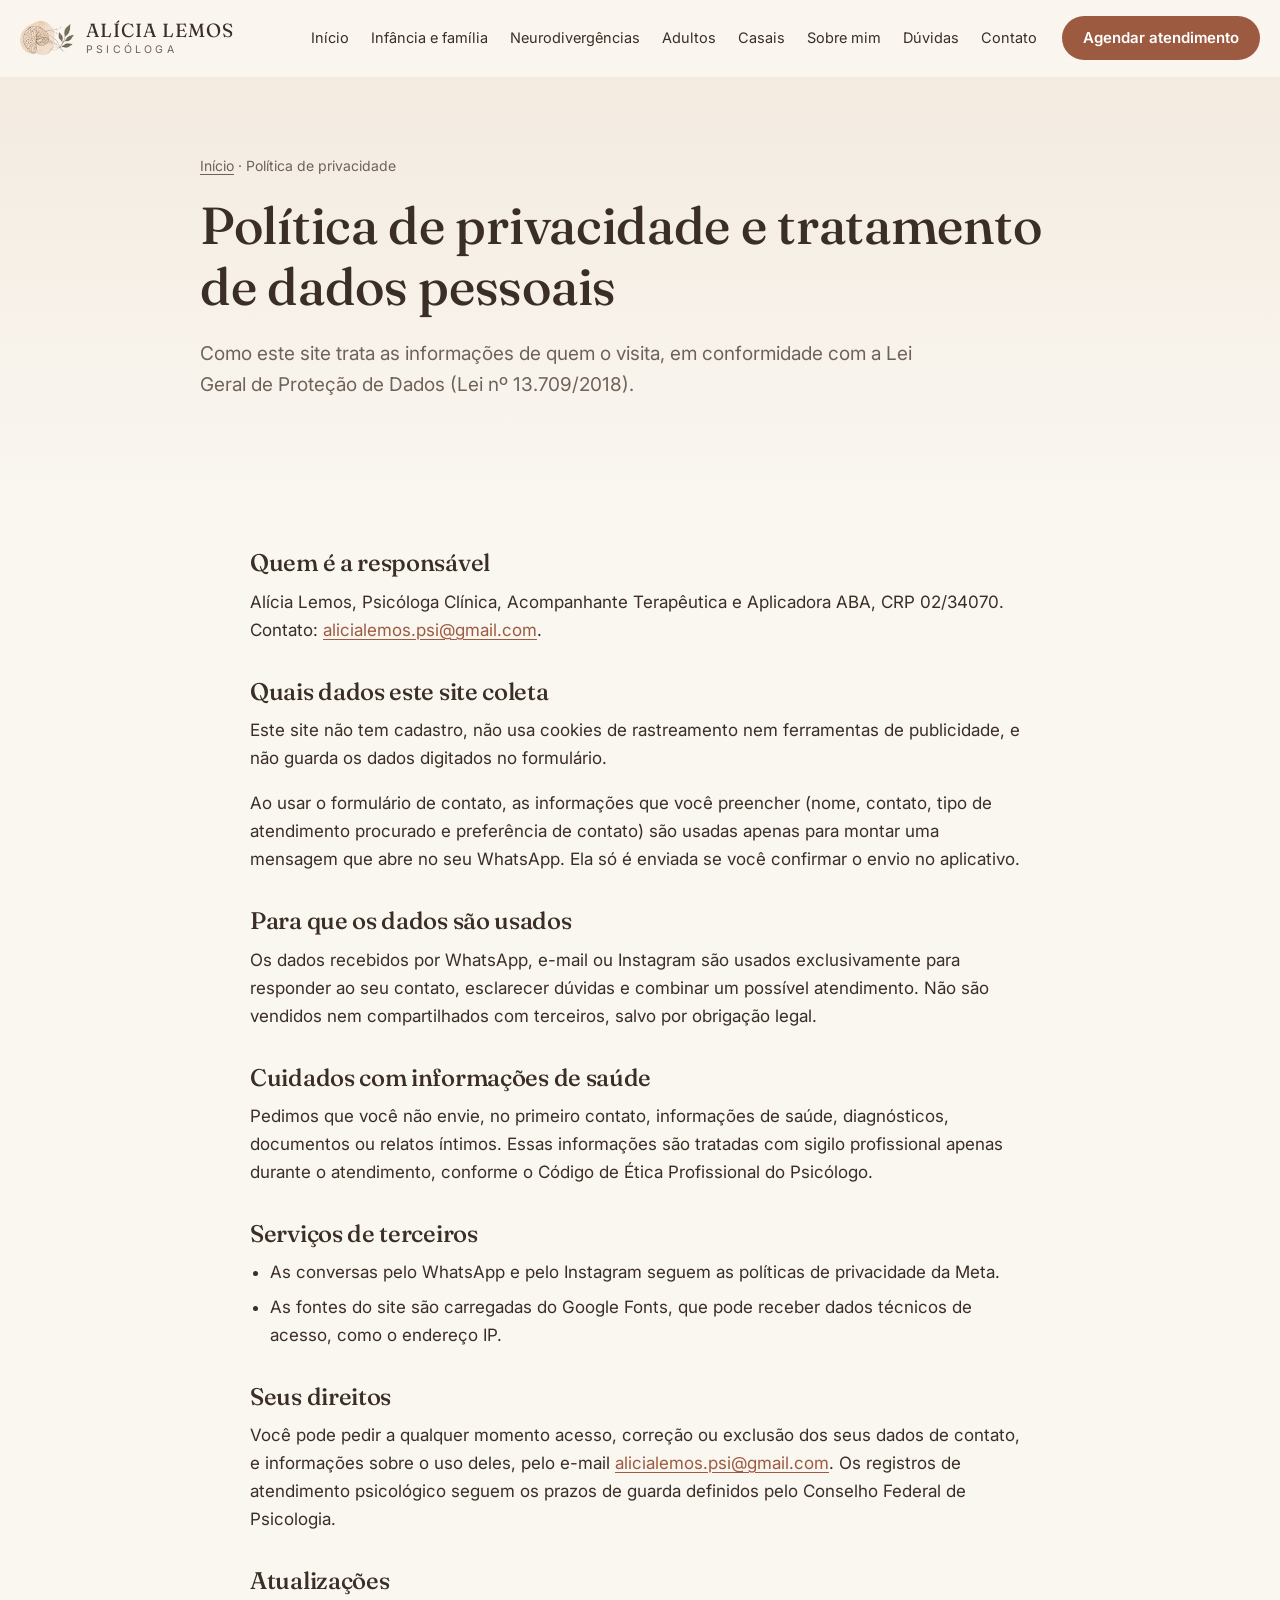
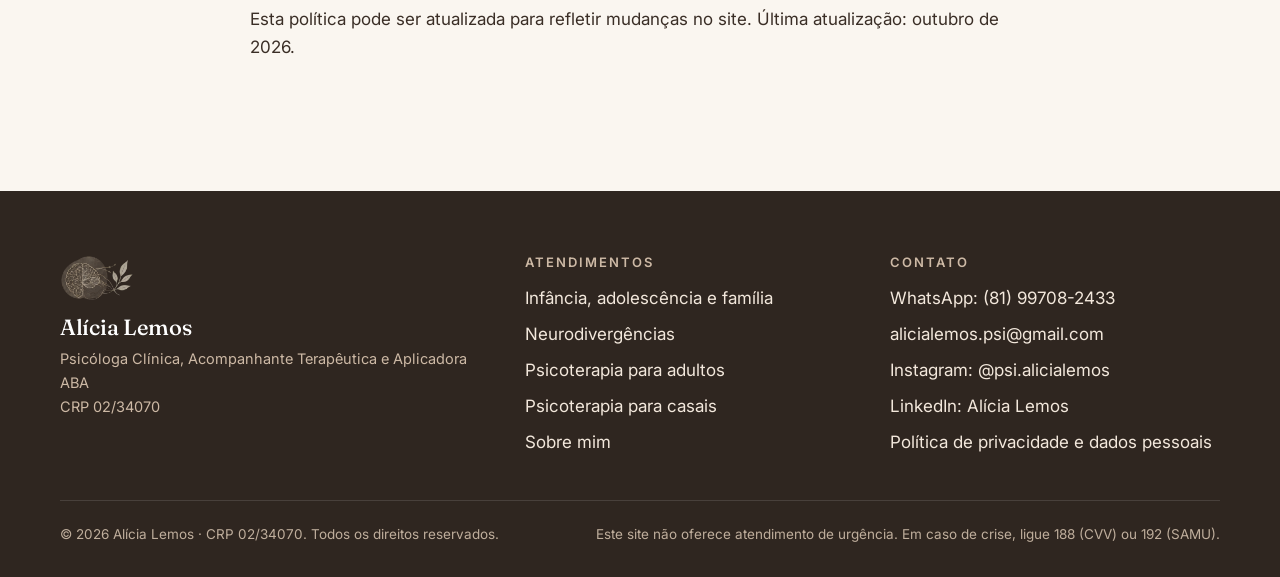
<file: privacidade.html>
<!doctype html>
<html lang="pt-BR">
<head>
<meta charset="utf-8">
<meta name="viewport" content="width=device-width, initial-scale=1, viewport-fit=cover">
<title>Política de privacidade | Alícia Lemos · Psicóloga</title>
<meta name="description" content="Como o site de Alícia Lemos, Psicóloga, trata dados pessoais conforme a LGPD.">
<meta name="theme-color" content="#faf6f0">
<meta property="og:type" content="website">
<meta property="og:locale" content="pt_BR">
<meta property="og:site_name" content="Alícia Lemos · Psicóloga">
<meta property="og:title" content="Política de privacidade | Alícia Lemos · Psicóloga">
<meta property="og:description" content="Como o site de Alícia Lemos, Psicóloga, trata dados pessoais conforme a LGPD.">
<meta property="og:image" content="/assets/img/compartilhar.jpg">
<link rel="icon" href="assets/img/icone-32.png" sizes="32x32">
<link rel="apple-touch-icon" href="assets/img/icone-180.png">
<link rel="preconnect" href="https://fonts.googleapis.com">
<link rel="preconnect" href="https://fonts.gstatic.com" crossorigin>
<link rel="stylesheet" href="https://fonts.googleapis.com/css2?family=Fraunces:ital,opsz,wght@0,9..144,400..600;1,9..144,400&family=Inter:wght@400;500;600&display=swap">
<link rel="stylesheet" href="assets/css/site.css?v=e35ac9e4">
<meta name="robots" content="noindex">
</head>
<body>
<a class="skip" href="#conteudo">Pular para o conteúdo</a>
<header class="site-header">
  <div class="wrap header-inner">
    <a class="brand" href="index.html" aria-label="Alícia Lemos, Psicóloga — página inicial">
      <img src="assets/img/logo-simbolo-160.webp" width="160" height="99" alt="">
      <span class="brand-name">Alícia Lemos<small>Psicóloga</small></span>
    </a>
    <nav class="main-nav" id="menu" aria-label="Menu principal">
      <ul>
        <li><a href="index.html">Início</a></li><li><a href="infancia-adolescencia-familia.html" aria-label="Infância, adolescência e família"><span class="lbl-short" aria-hidden="true">Infância e família</span><span class="lbl-full" aria-hidden="true">Infância, adolescência e família</span></a></li><li><a href="neurodivergencias.html">Neurodivergências</a></li><li><a href="psicoterapia-adultos.html" aria-label="Psicoterapia para adultos"><span class="lbl-short" aria-hidden="true">Adultos</span><span class="lbl-full" aria-hidden="true">Psicoterapia para adultos</span></a></li><li><a href="psicoterapia-casais.html" aria-label="Psicoterapia para casais"><span class="lbl-short" aria-hidden="true">Casais</span><span class="lbl-full" aria-hidden="true">Psicoterapia para casais</span></a></li><li><a href="sobre-mim.html">Sobre mim</a></li><li><a href="index.html#perguntas" aria-label="Perguntas frequentes"><span class="lbl-short" aria-hidden="true">Dúvidas</span><span class="lbl-full" aria-hidden="true">Perguntas frequentes</span></a></li><li><a href="index.html#contato">Contato</a></li>
      </ul>
      <div class="nav-cta"><a class="btn btn-primary" href="https://wa.me/5581997082433?text=Ol%C3%A1%2C%20Al%C3%ADcia%21%20Gostaria%20de%20agendar%20um%20atendimento." target="_blank" rel="noopener"><svg class="ico-wa" viewBox="0 0 24 24" aria-hidden="true" fill="currentColor"><path d="M12 2.2A9.7 9.7 0 0 0 3.6 16.8L2.3 21.7l5-1.3A9.7 9.7 0 1 0 12 2.2Zm0 17.7a8 8 0 0 1-4.1-1.1l-.3-.2-3 .8.8-2.9-.2-.3A8 8 0 1 1 12 19.9Zm4.4-6c-.2-.1-1.4-.7-1.7-.8-.2-.1-.4-.1-.5.1l-.8 1c-.1.2-.3.2-.5.1a6.6 6.6 0 0 1-3.3-2.9c-.2-.4.2-.4.7-1.3.1-.2 0-.3 0-.4l-.8-1.8c-.2-.5-.4-.4-.5-.4h-.5a.9.9 0 0 0-.7.3 2.8 2.8 0 0 0-.9 2.1 5 5 0 0 0 1 2.6 11.2 11.2 0 0 0 4.3 3.8c1.6.7 2.2.7 3 .6.5-.1 1.4-.6 1.6-1.1.2-.6.2-1 .1-1.1l-.5-.3Z"/></svg>Agendar atendimento</a></div>
    </nav>
    <a class="btn btn-primary header-cta" href="https://wa.me/5581997082433?text=Ol%C3%A1%2C%20Al%C3%ADcia%21%20Gostaria%20de%20agendar%20um%20atendimento." target="_blank" rel="noopener">Agendar atendimento</a>
    <button class="menu-toggle" type="button" aria-expanded="false" aria-controls="menu" aria-label="Abrir menu"><span></span></button>
  </div>
</header>
<main id="conteudo">
<section class="page-hero">
  <div class="wrap">
    <p class="crumbs"><a href="index.html">Início</a> · Política de privacidade</p>
    <h1>Política de privacidade e tratamento de dados pessoais</h1>
    <p class="lede">Como este site trata as informações de quem o visita, em conformidade com a Lei Geral de Proteção de Dados (Lei nº 13.709/2018).</p>
  </div>
</section>
<section class="section" style="padding-top:24px">
  <div class="wrap legal">
    <h2>Quem é a responsável</h2>
    <p>Alícia Lemos, Psicóloga Clínica, Acompanhante Terapêutica e Aplicadora ABA, CRP 02/34070. Contato: <a href="mailto:alicialemos.psi@gmail.com">alicialemos.psi@gmail.com</a>.</p>

    <h2>Quais dados este site coleta</h2>
    <p>Este site não tem cadastro, não usa cookies de rastreamento nem ferramentas de publicidade, e não guarda os dados digitados no formulário.</p>
    <p>Ao usar o formulário de contato, as informações que você preencher (nome, contato, tipo de atendimento procurado e preferência de contato) são usadas apenas para montar uma mensagem que abre no seu WhatsApp. Ela só é enviada se você confirmar o envio no aplicativo.</p>

    <h2>Para que os dados são usados</h2>
    <p>Os dados recebidos por WhatsApp, e-mail ou Instagram são usados exclusivamente para responder ao seu contato, esclarecer dúvidas e combinar um possível atendimento. Não são vendidos nem compartilhados com terceiros, salvo por obrigação legal.</p>

    <h2>Cuidados com informações de saúde</h2>
    <p>Pedimos que você não envie, no primeiro contato, informações de saúde, diagnósticos, documentos ou relatos íntimos. Essas informações são tratadas com sigilo profissional apenas durante o atendimento, conforme o Código de Ética Profissional do Psicólogo.</p>

    <h2>Serviços de terceiros</h2>
    <ul>
      <li>As conversas pelo WhatsApp e pelo Instagram seguem as políticas de privacidade da Meta.</li>
      <li>As fontes do site são carregadas do Google Fonts, que pode receber dados técnicos de acesso, como o endereço IP.</li>
    </ul>

    <h2>Seus direitos</h2>
    <p>Você pode pedir a qualquer momento acesso, correção ou exclusão dos seus dados de contato, e informações sobre o uso deles, pelo e-mail <a href="mailto:alicialemos.psi@gmail.com">alicialemos.psi@gmail.com</a>. Os registros de atendimento psicológico seguem os prazos de guarda definidos pelo Conselho Federal de Psicologia.</p>

    <h2>Atualizações</h2>
    <p>Esta política pode ser atualizada para refletir mudanças no site. Última atualização: outubro de 2026.</p>
  </div>
</section>
</main>
<footer class="site-footer">
  <div class="wrap">
    <div class="footer-grid">
      <div>
        <img class="footer-logo" src="assets/img/logo-simbolo-clara.webp" width="132" height="83" alt="">
        <h2>Alícia Lemos</h2>
        <p class="f-title">Psicóloga Clínica, Acompanhante Terapêutica e Aplicadora ABA<br>CRP 02/34070</p>
      </div>
      <div>
        <h3>Atendimentos</h3>
        <ul>
          <li><a href="infancia-adolescencia-familia.html">Infância, adolescência e família</a></li>
          <li><a href="neurodivergencias.html">Neurodivergências</a></li>
          <li><a href="psicoterapia-adultos.html">Psicoterapia para adultos</a></li>
          <li><a href="psicoterapia-casais.html">Psicoterapia para casais</a></li>
          <li><a href="sobre-mim.html">Sobre mim</a></li>
        </ul>
      </div>
      <div>
        <h3>Contato</h3>
        <ul>
          <li><a href="https://wa.me/5581997082433?text=Ol%C3%A1%2C%20Al%C3%ADcia%21%20Gostaria%20de%20agendar%20um%20atendimento." target="_blank" rel="noopener">WhatsApp: (81) 99708-2433</a></li>
          <li><a href="mailto:alicialemos.psi@gmail.com">alicialemos.psi@gmail.com</a></li>
          <li><a href="https://instagram.com/psi.alicialemos" target="_blank" rel="noopener">Instagram: @psi.alicialemos</a></li>
          <li><a href="https://www.linkedin.com/in/alicialemos" target="_blank" rel="noopener">LinkedIn: Alícia Lemos</a></li>
          <li><a href="privacidade.html">Política de privacidade e dados pessoais</a></li>
        </ul>
      </div>
    </div>
    <div class="footer-bottom">
      <span>© <span id="ano">2026</span> Alícia Lemos · CRP 02/34070. Todos os direitos reservados.</span>
      <span>Este site não oferece atendimento de urgência. Em caso de crise, ligue 188 (CVV) ou 192 (SAMU).</span>
    </div>
  </div>
</footer>
<a class="wa-float" href="https://wa.me/5581997082433?text=Ol%C3%A1%2C%20Al%C3%ADcia%21%20Gostaria%20de%20agendar%20um%20atendimento." target="_blank" rel="noopener" aria-label="Conversar pelo WhatsApp"><svg class="ico-wa" viewBox="0 0 24 24" aria-hidden="true" fill="currentColor"><path d="M12 2.2A9.7 9.7 0 0 0 3.6 16.8L2.3 21.7l5-1.3A9.7 9.7 0 1 0 12 2.2Zm0 17.7a8 8 0 0 1-4.1-1.1l-.3-.2-3 .8.8-2.9-.2-.3A8 8 0 1 1 12 19.9Zm4.4-6c-.2-.1-1.4-.7-1.7-.8-.2-.1-.4-.1-.5.1l-.8 1c-.1.2-.3.2-.5.1a6.6 6.6 0 0 1-3.3-2.9c-.2-.4.2-.4.7-1.3.1-.2 0-.3 0-.4l-.8-1.8c-.2-.5-.4-.4-.5-.4h-.5a.9.9 0 0 0-.7.3 2.8 2.8 0 0 0-.9 2.1 5 5 0 0 0 1 2.6 11.2 11.2 0 0 0 4.3 3.8c1.6.7 2.2.7 3 .6.5-.1 1.4-.6 1.6-1.1.2-.6.2-1 .1-1.1l-.5-.3Z"/></svg></a>
<script src="assets/js/site.js?v=a3abc87b" defer></script>
</body>
</html>
</file>
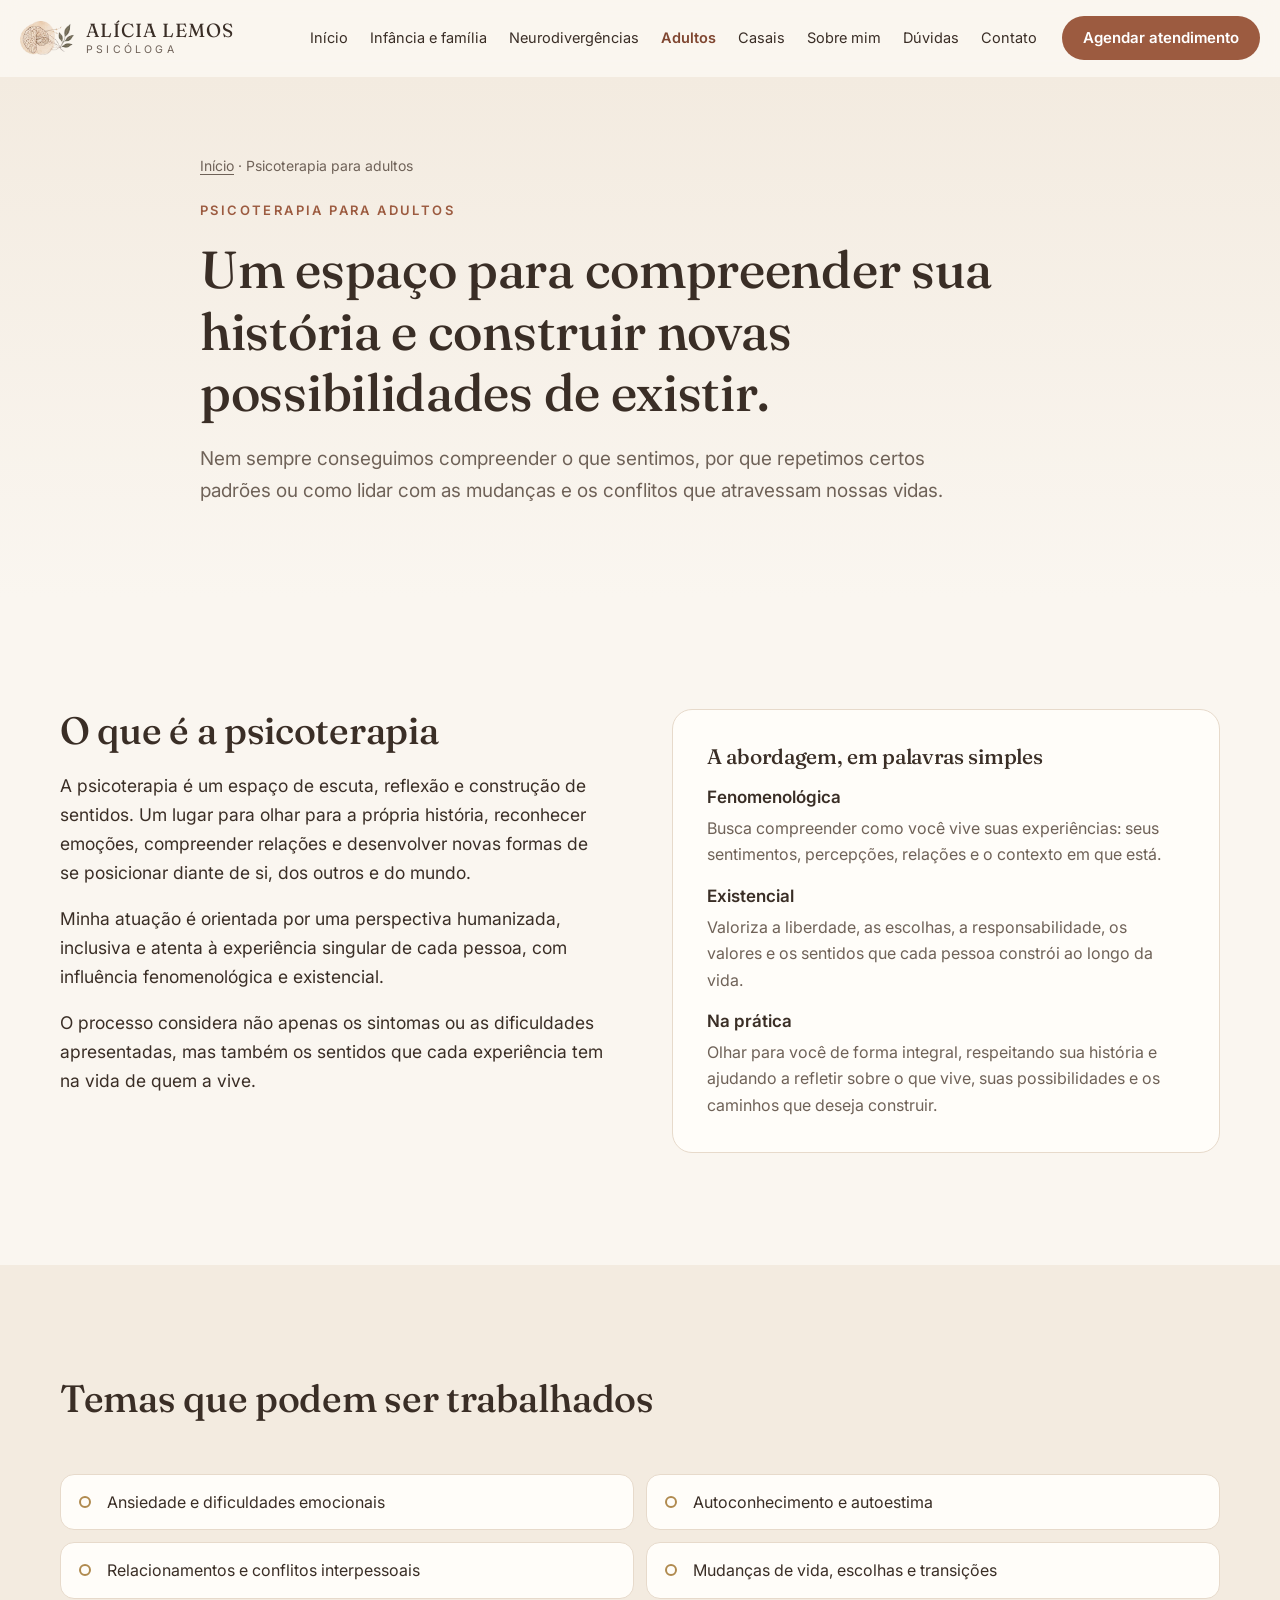
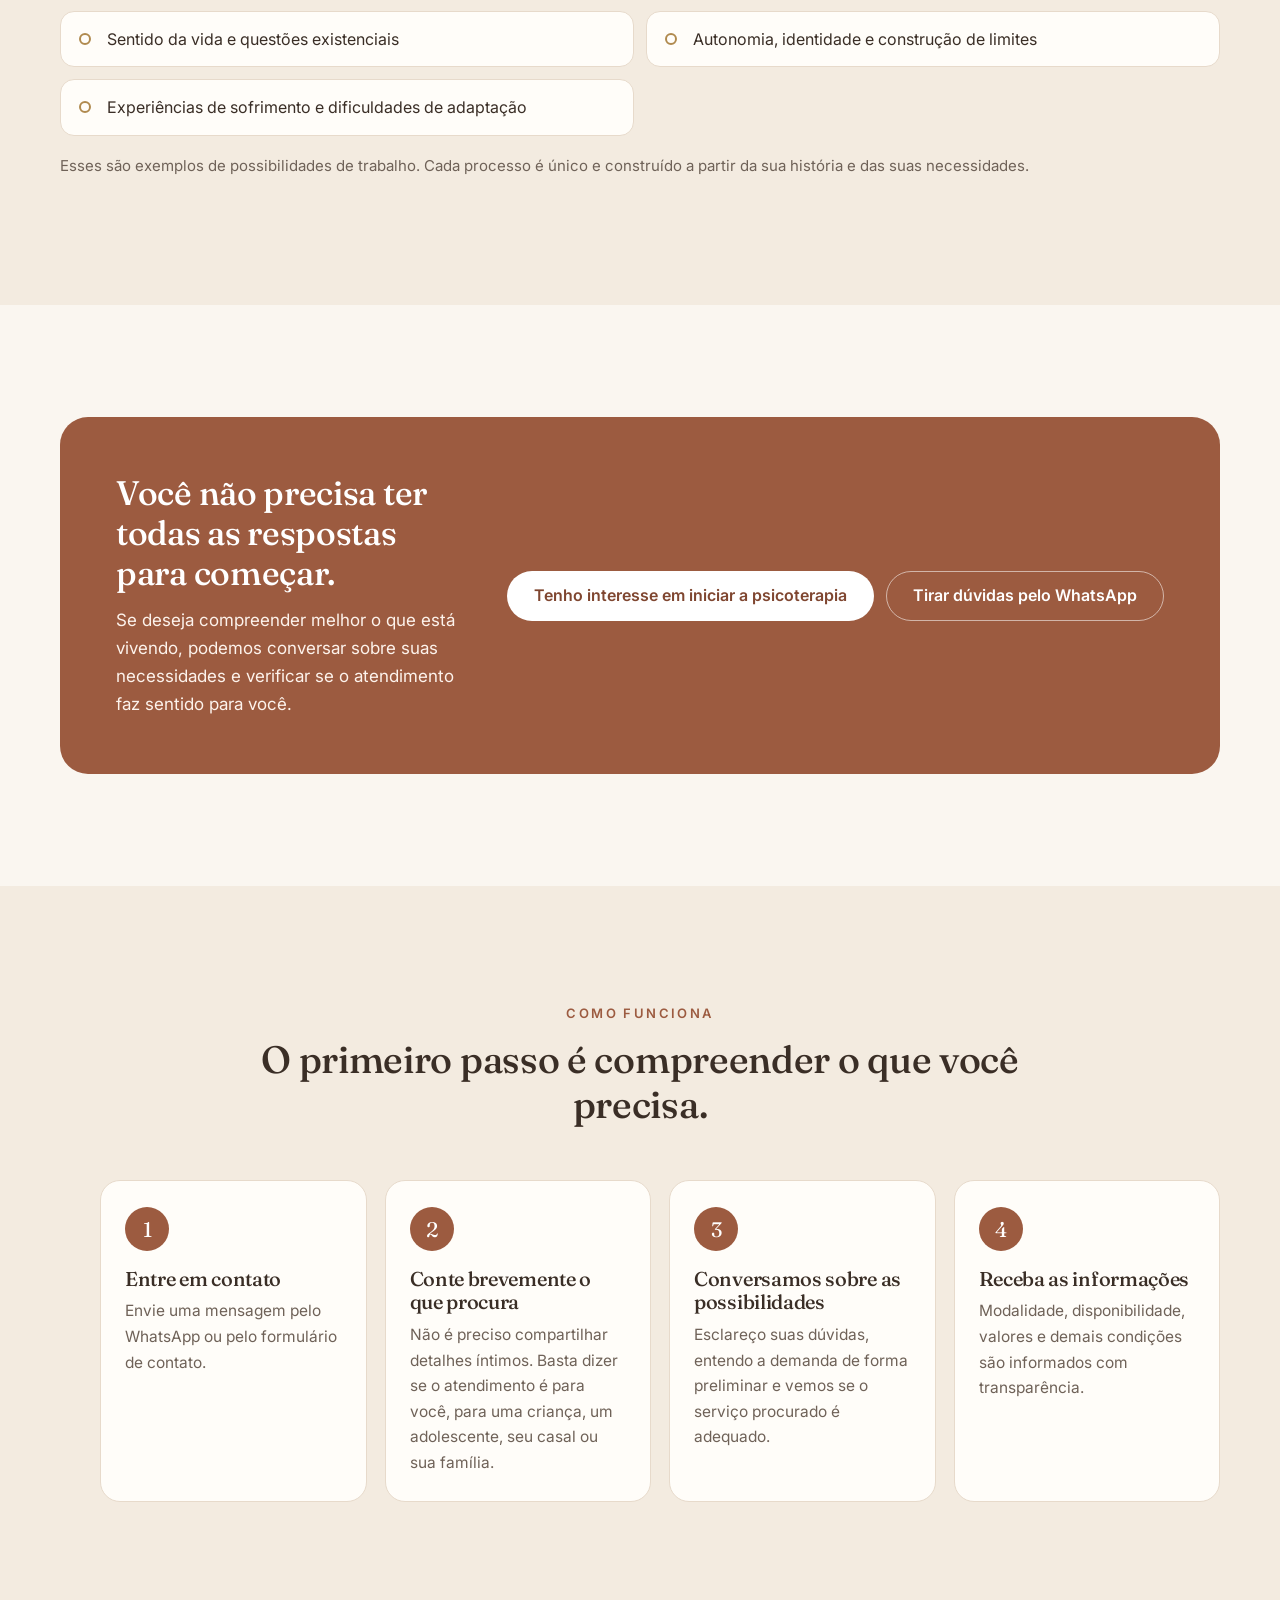
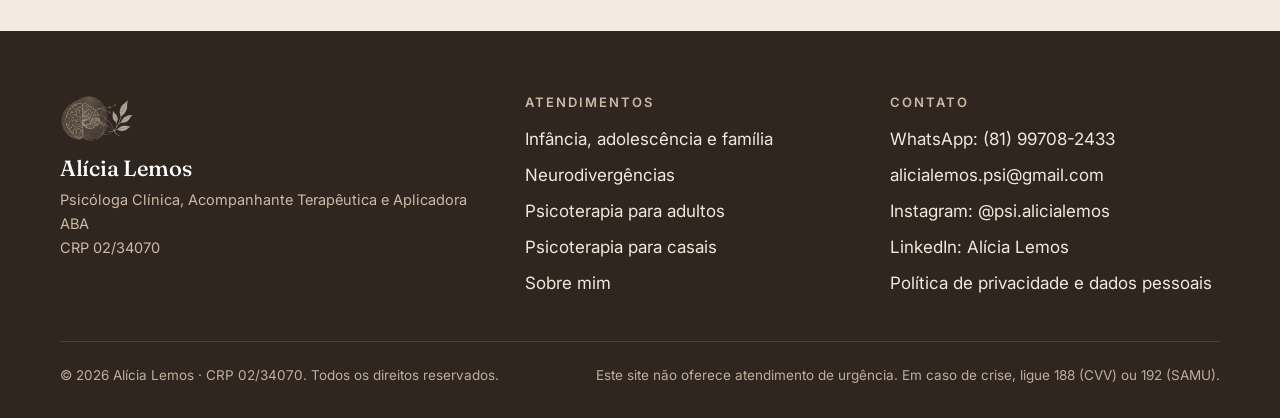
<file: psicoterapia-adultos.html>
<!doctype html>
<html lang="pt-BR">
<head>
<meta charset="utf-8">
<meta name="viewport" content="width=device-width, initial-scale=1, viewport-fit=cover">
<title>Psicoterapia para adultos | Alícia Lemos · Psicóloga em Recife</title>
<meta name="description" content="Psicoterapia para adultos com abordagem humanizada, de influência fenomenológica e existencial: ansiedade, autoestima, relacionamentos, transições e sentido da vida.">
<meta name="theme-color" content="#faf6f0">
<meta property="og:type" content="website">
<meta property="og:locale" content="pt_BR">
<meta property="og:site_name" content="Alícia Lemos · Psicóloga">
<meta property="og:title" content="Psicoterapia para adultos | Alícia Lemos · Psicóloga em Recife">
<meta property="og:description" content="Psicoterapia para adultos com abordagem humanizada, de influência fenomenológica e existencial: ansiedade, autoestima, relacionamentos, transições e sentido da vida.">
<meta property="og:image" content="/assets/img/compartilhar.jpg">
<link rel="icon" href="assets/img/icone-32.png" sizes="32x32">
<link rel="apple-touch-icon" href="assets/img/icone-180.png">
<link rel="preconnect" href="https://fonts.googleapis.com">
<link rel="preconnect" href="https://fonts.gstatic.com" crossorigin>
<link rel="stylesheet" href="https://fonts.googleapis.com/css2?family=Fraunces:ital,opsz,wght@0,9..144,400..600;1,9..144,400&family=Inter:wght@400;500;600&display=swap">
<link rel="stylesheet" href="assets/css/site.css?v=e35ac9e4">
</head>
<body>
<a class="skip" href="#conteudo">Pular para o conteúdo</a>
<header class="site-header">
  <div class="wrap header-inner">
    <a class="brand" href="index.html" aria-label="Alícia Lemos, Psicóloga — página inicial">
      <img src="assets/img/logo-simbolo-160.webp" width="160" height="99" alt="">
      <span class="brand-name">Alícia Lemos<small>Psicóloga</small></span>
    </a>
    <nav class="main-nav" id="menu" aria-label="Menu principal">
      <ul>
        <li><a href="index.html">Início</a></li><li><a href="infancia-adolescencia-familia.html" aria-label="Infância, adolescência e família"><span class="lbl-short" aria-hidden="true">Infância e família</span><span class="lbl-full" aria-hidden="true">Infância, adolescência e família</span></a></li><li><a href="neurodivergencias.html">Neurodivergências</a></li><li><a href="psicoterapia-adultos.html" aria-current="page" aria-label="Psicoterapia para adultos"><span class="lbl-short" aria-hidden="true">Adultos</span><span class="lbl-full" aria-hidden="true">Psicoterapia para adultos</span></a></li><li><a href="psicoterapia-casais.html" aria-label="Psicoterapia para casais"><span class="lbl-short" aria-hidden="true">Casais</span><span class="lbl-full" aria-hidden="true">Psicoterapia para casais</span></a></li><li><a href="sobre-mim.html">Sobre mim</a></li><li><a href="index.html#perguntas" aria-label="Perguntas frequentes"><span class="lbl-short" aria-hidden="true">Dúvidas</span><span class="lbl-full" aria-hidden="true">Perguntas frequentes</span></a></li><li><a href="index.html#contato">Contato</a></li>
      </ul>
      <div class="nav-cta"><a class="btn btn-primary" href="https://wa.me/5581997082433?text=Ol%C3%A1%2C%20Al%C3%ADcia%21%20Gostaria%20de%20agendar%20um%20atendimento." target="_blank" rel="noopener"><svg class="ico-wa" viewBox="0 0 24 24" aria-hidden="true" fill="currentColor"><path d="M12 2.2A9.7 9.7 0 0 0 3.6 16.8L2.3 21.7l5-1.3A9.7 9.7 0 1 0 12 2.2Zm0 17.7a8 8 0 0 1-4.1-1.1l-.3-.2-3 .8.8-2.9-.2-.3A8 8 0 1 1 12 19.9Zm4.4-6c-.2-.1-1.4-.7-1.7-.8-.2-.1-.4-.1-.5.1l-.8 1c-.1.2-.3.2-.5.1a6.6 6.6 0 0 1-3.3-2.9c-.2-.4.2-.4.7-1.3.1-.2 0-.3 0-.4l-.8-1.8c-.2-.5-.4-.4-.5-.4h-.5a.9.9 0 0 0-.7.3 2.8 2.8 0 0 0-.9 2.1 5 5 0 0 0 1 2.6 11.2 11.2 0 0 0 4.3 3.8c1.6.7 2.2.7 3 .6.5-.1 1.4-.6 1.6-1.1.2-.6.2-1 .1-1.1l-.5-.3Z"/></svg>Agendar atendimento</a></div>
    </nav>
    <a class="btn btn-primary header-cta" href="https://wa.me/5581997082433?text=Ol%C3%A1%2C%20Al%C3%ADcia%21%20Gostaria%20de%20agendar%20um%20atendimento." target="_blank" rel="noopener">Agendar atendimento</a>
    <button class="menu-toggle" type="button" aria-expanded="false" aria-controls="menu" aria-label="Abrir menu"><span></span></button>
  </div>
</header>
<main id="conteudo">
<section class="page-hero">
  <div class="wrap">
    <p class="crumbs"><a href="index.html">Início</a> · Psicoterapia para adultos</p>
    <span class="eyebrow">Psicoterapia para adultos</span>
    <h1>Um espaço para compreender sua história e construir novas possibilidades de existir.</h1>
    <p class="lede">Nem sempre conseguimos compreender o que sentimos, por que repetimos certos padrões ou como lidar com as mudanças e os conflitos que atravessam nossas vidas.</p>
  </div>
</section>

<section class="section">
  <div class="wrap split">
    <div class="prose">
      <h2>O que é a psicoterapia</h2>
      <p style="margin-top:18px">A psicoterapia é um espaço de escuta, reflexão e construção de sentidos. Um lugar para olhar para a própria história, reconhecer emoções, compreender relações e desenvolver novas formas de se posicionar diante de si, dos outros e do mundo.</p>
      <p>Minha atuação é orientada por uma perspectiva humanizada, inclusiva e atenta à experiência singular de cada pessoa, com influência fenomenológica e existencial.</p>
      <p>O processo considera não apenas os sintomas ou as dificuldades apresentadas, mas também os sentidos que cada experiência tem na vida de quem a vive.</p>
    </div>
    <aside class="explain" aria-label="A abordagem em palavras simples">
      <h3>A abordagem, em palavras simples</h3>
      <dl>
        <dt>Fenomenológica</dt>
        <dd>Busca compreender como você vive suas experiências: seus sentimentos, percepções, relações e o contexto em que está.</dd>
        <dt>Existencial</dt>
        <dd>Valoriza a liberdade, as escolhas, a responsabilidade, os valores e os sentidos que cada pessoa constrói ao longo da vida.</dd>
        <dt>Na prática</dt>
        <dd>Olhar para você de forma integral, respeitando sua história e ajudando a refletir sobre o que vive, suas possibilidades e os caminhos que deseja construir.</dd>
      </dl>
    </aside>
  </div>
</section>

<section class="section alt">
  <div class="wrap">
    <div class="section-head">
      <h2>Temas que podem ser trabalhados</h2>
    </div>
    <ul class="topics"><li>Ansiedade e dificuldades emocionais</li><li>Autoconhecimento e autoestima</li><li>Relacionamentos e conflitos interpessoais</li><li>Mudanças de vida, escolhas e transições</li><li>Sentido da vida e questões existenciais</li><li>Autonomia, identidade e construção de limites</li><li>Experiências de sofrimento e dificuldades de adaptação</li></ul>
    <p class="topics-note">Esses são exemplos de possibilidades de trabalho. Cada processo é único e construído a partir da sua história e das suas necessidades.</p>
  </div>
</section>

<section class="section">
  <div class="wrap">
    <div class="cta-band">
      <div>
        <h2>Você não precisa ter todas as respostas para começar.</h2>
        <p>Se deseja compreender melhor o que está vivendo, podemos conversar sobre suas necessidades e verificar se o atendimento faz sentido para você.</p>
      </div>
      <div class="btn-row">
        <a class="btn btn-light" href="https://wa.me/5581997082433?text=Ol%C3%A1%2C%20Al%C3%ADcia%21%20Tenho%20interesse%20em%20iniciar%20a%20psicoterapia." target="_blank" rel="noopener">Tenho interesse em iniciar a psicoterapia</a>
        <a class="btn btn-ghost" href="https://wa.me/5581997082433?text=Ol%C3%A1%2C%20Al%C3%ADcia%21%20Tenho%20algumas%20d%C3%BAvidas%20sobre%20o%20atendimento." target="_blank" rel="noopener">Tirar dúvidas pelo WhatsApp</a>
      </div>
    </div>
  </div>
</section>

<section class="section alt" id="primeiro-contato">
  <div class="wrap">
    <div class="section-head center">
      <span class="eyebrow">Como funciona</span>
      <h2>O primeiro passo é compreender o que você precisa.</h2>
    </div>
    <ol class="steps">
      <li><h3>Entre em contato</h3><p>Envie uma mensagem pelo WhatsApp ou pelo formulário de contato.</p></li>
      <li><h3>Conte brevemente o que procura</h3><p>Não é preciso compartilhar detalhes íntimos. Basta dizer se o atendimento é para você, para uma criança, um adolescente, seu casal ou sua família.</p></li>
      <li><h3>Conversamos sobre as possibilidades</h3><p>Esclareço suas dúvidas, entendo a demanda de forma preliminar e vemos se o serviço procurado é adequado.</p></li>
      <li><h3>Receba as informações</h3><p>Modalidade, disponibilidade, valores e demais condições são informados com transparência.</p></li>
    </ol>
  </div>
</section>
</main>
<footer class="site-footer">
  <div class="wrap">
    <div class="footer-grid">
      <div>
        <img class="footer-logo" src="assets/img/logo-simbolo-clara.webp" width="132" height="83" alt="">
        <h2>Alícia Lemos</h2>
        <p class="f-title">Psicóloga Clínica, Acompanhante Terapêutica e Aplicadora ABA<br>CRP 02/34070</p>
      </div>
      <div>
        <h3>Atendimentos</h3>
        <ul>
          <li><a href="infancia-adolescencia-familia.html">Infância, adolescência e família</a></li>
          <li><a href="neurodivergencias.html">Neurodivergências</a></li>
          <li><a href="psicoterapia-adultos.html">Psicoterapia para adultos</a></li>
          <li><a href="psicoterapia-casais.html">Psicoterapia para casais</a></li>
          <li><a href="sobre-mim.html">Sobre mim</a></li>
        </ul>
      </div>
      <div>
        <h3>Contato</h3>
        <ul>
          <li><a href="https://wa.me/5581997082433?text=Ol%C3%A1%2C%20Al%C3%ADcia%21%20Gostaria%20de%20agendar%20um%20atendimento." target="_blank" rel="noopener">WhatsApp: (81) 99708-2433</a></li>
          <li><a href="mailto:alicialemos.psi@gmail.com">alicialemos.psi@gmail.com</a></li>
          <li><a href="https://instagram.com/psi.alicialemos" target="_blank" rel="noopener">Instagram: @psi.alicialemos</a></li>
          <li><a href="https://www.linkedin.com/in/alicialemos" target="_blank" rel="noopener">LinkedIn: Alícia Lemos</a></li>
          <li><a href="privacidade.html">Política de privacidade e dados pessoais</a></li>
        </ul>
      </div>
    </div>
    <div class="footer-bottom">
      <span>© <span id="ano">2026</span> Alícia Lemos · CRP 02/34070. Todos os direitos reservados.</span>
      <span>Este site não oferece atendimento de urgência. Em caso de crise, ligue 188 (CVV) ou 192 (SAMU).</span>
    </div>
  </div>
</footer>
<a class="wa-float" href="https://wa.me/5581997082433?text=Ol%C3%A1%2C%20Al%C3%ADcia%21%20Gostaria%20de%20agendar%20um%20atendimento." target="_blank" rel="noopener" aria-label="Conversar pelo WhatsApp"><svg class="ico-wa" viewBox="0 0 24 24" aria-hidden="true" fill="currentColor"><path d="M12 2.2A9.7 9.7 0 0 0 3.6 16.8L2.3 21.7l5-1.3A9.7 9.7 0 1 0 12 2.2Zm0 17.7a8 8 0 0 1-4.1-1.1l-.3-.2-3 .8.8-2.9-.2-.3A8 8 0 1 1 12 19.9Zm4.4-6c-.2-.1-1.4-.7-1.7-.8-.2-.1-.4-.1-.5.1l-.8 1c-.1.2-.3.2-.5.1a6.6 6.6 0 0 1-3.3-2.9c-.2-.4.2-.4.7-1.3.1-.2 0-.3 0-.4l-.8-1.8c-.2-.5-.4-.4-.5-.4h-.5a.9.9 0 0 0-.7.3 2.8 2.8 0 0 0-.9 2.1 5 5 0 0 0 1 2.6 11.2 11.2 0 0 0 4.3 3.8c1.6.7 2.2.7 3 .6.5-.1 1.4-.6 1.6-1.1.2-.6.2-1 .1-1.1l-.5-.3Z"/></svg></a>
<script src="assets/js/site.js?v=a3abc87b" defer></script>
</body>
</html>
</file>
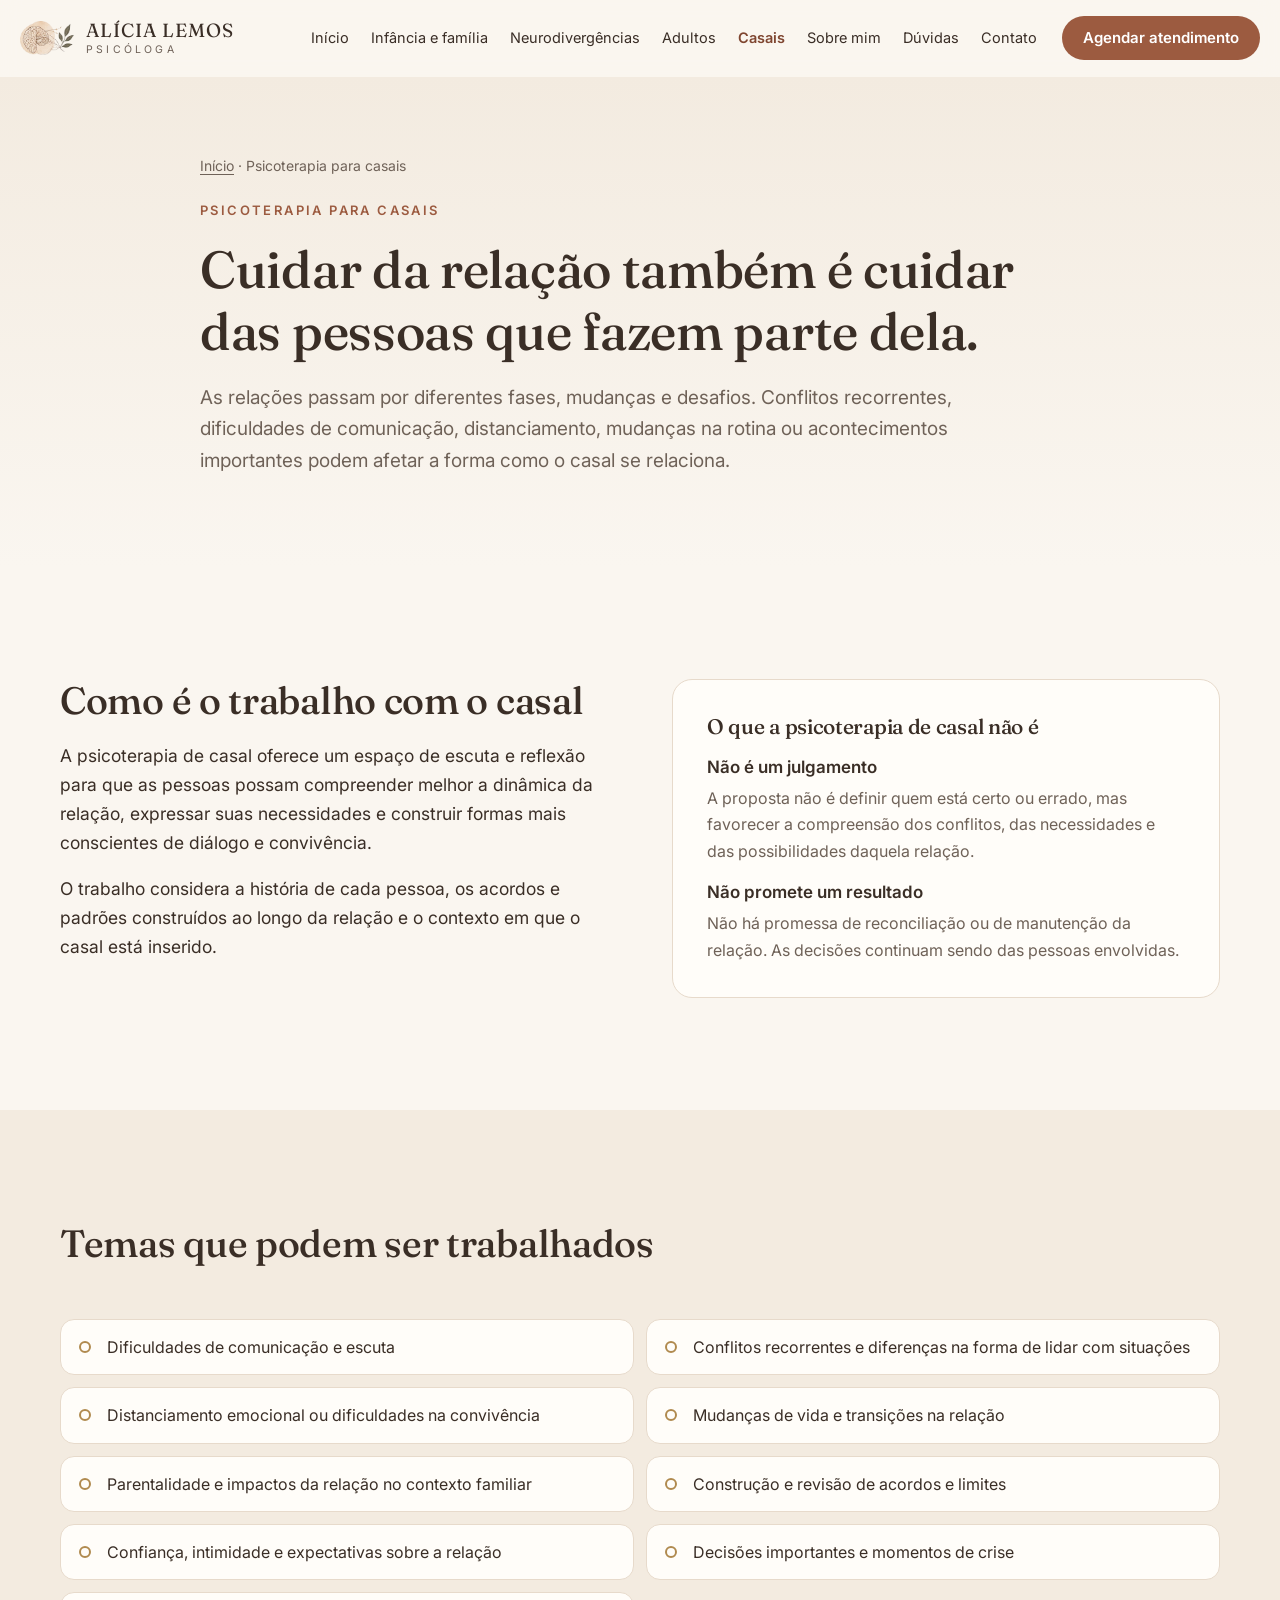
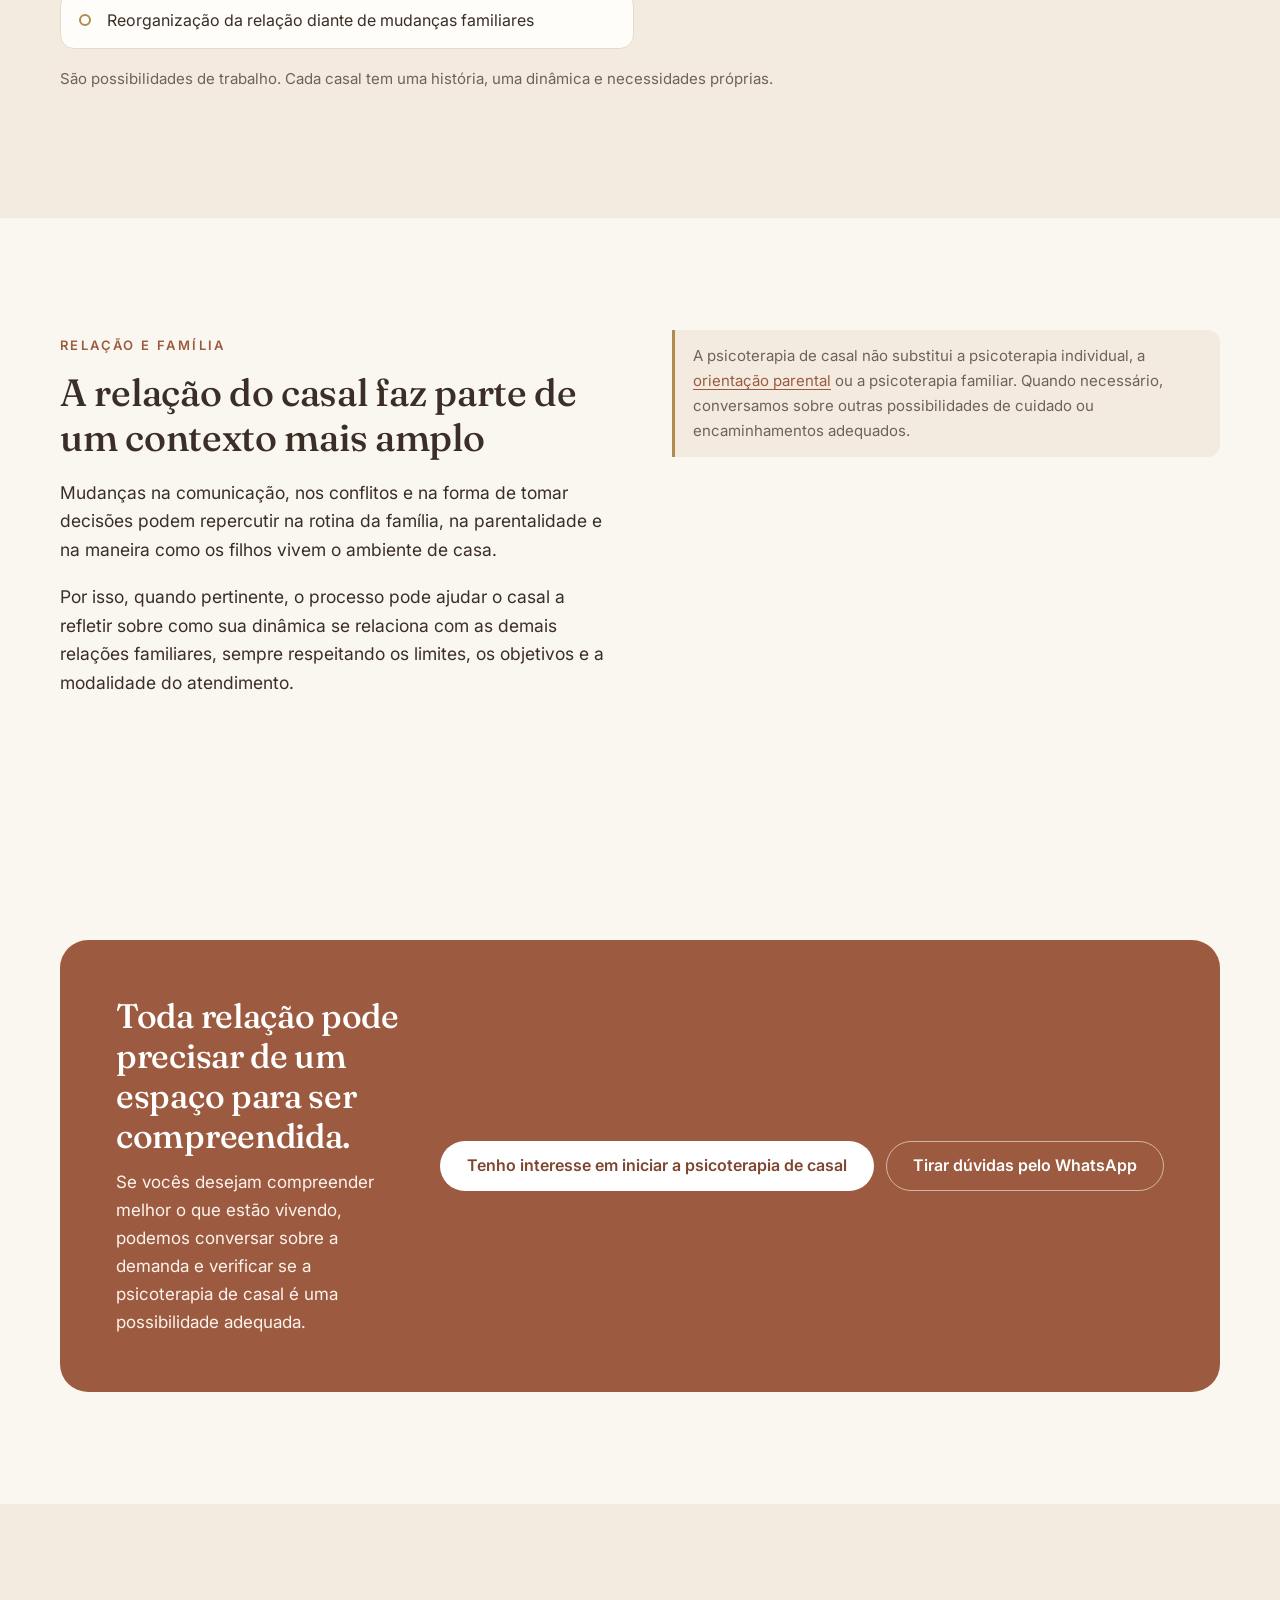
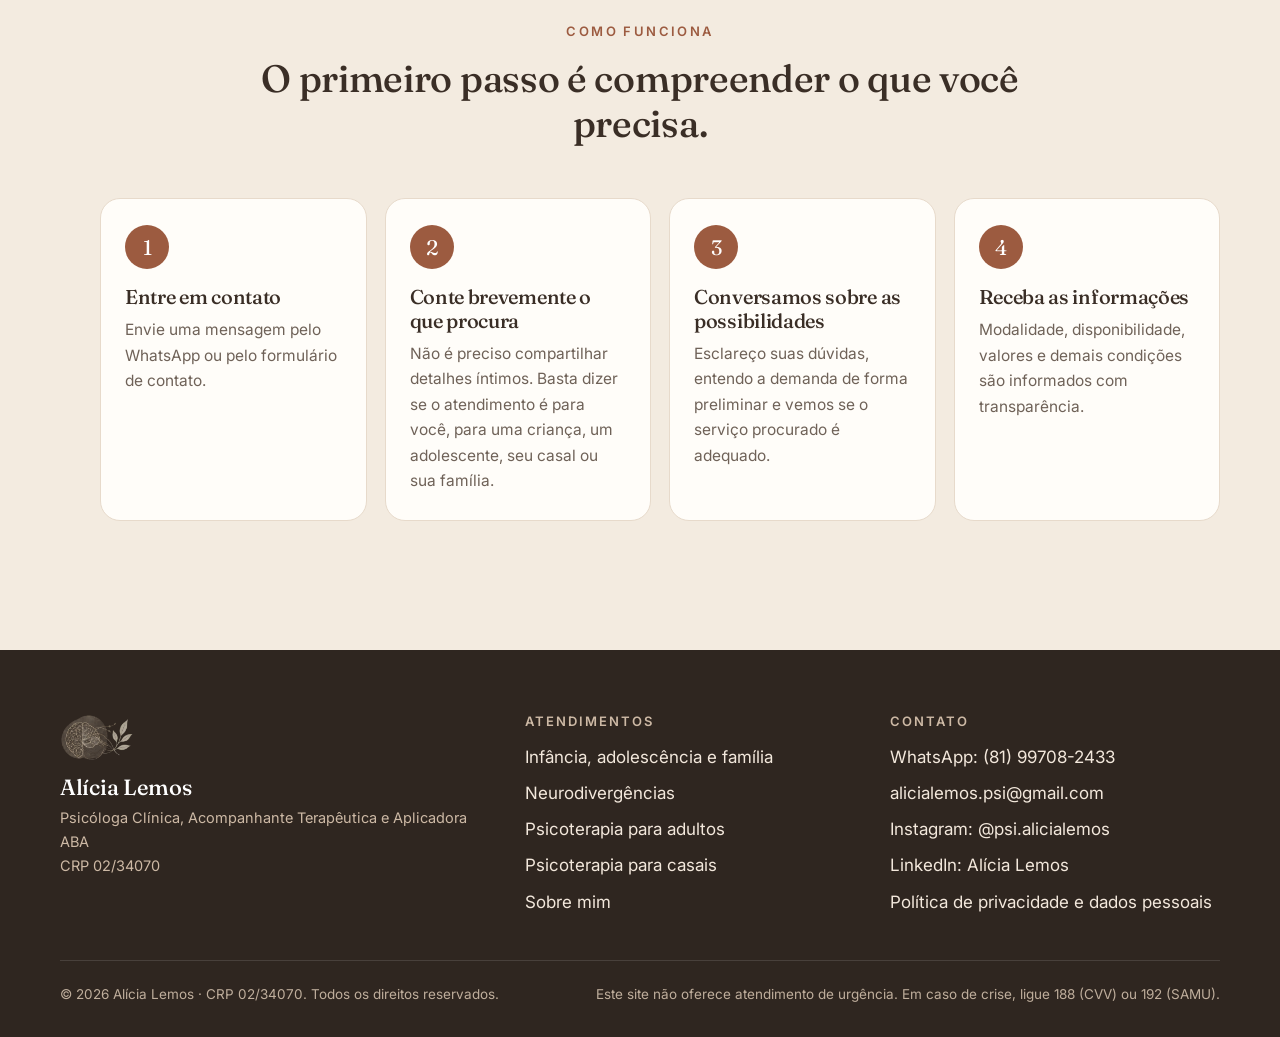
<file: psicoterapia-casais.html>
<!doctype html>
<html lang="pt-BR">
<head>
<meta charset="utf-8">
<meta name="viewport" content="width=device-width, initial-scale=1, viewport-fit=cover">
<title>Psicoterapia para casais | Alícia Lemos · Psicóloga em Recife</title>
<meta name="description" content="Psicoterapia de casal: comunicação, conflitos, acordos, parentalidade e momentos de crise, considerando o contexto familiar. Atendimento em Recife e on-line.">
<meta name="theme-color" content="#faf6f0">
<meta property="og:type" content="website">
<meta property="og:locale" content="pt_BR">
<meta property="og:site_name" content="Alícia Lemos · Psicóloga">
<meta property="og:title" content="Psicoterapia para casais | Alícia Lemos · Psicóloga em Recife">
<meta property="og:description" content="Psicoterapia de casal: comunicação, conflitos, acordos, parentalidade e momentos de crise, considerando o contexto familiar. Atendimento em Recife e on-line.">
<meta property="og:image" content="/assets/img/compartilhar.jpg">
<link rel="icon" href="assets/img/icone-32.png" sizes="32x32">
<link rel="apple-touch-icon" href="assets/img/icone-180.png">
<link rel="preconnect" href="https://fonts.googleapis.com">
<link rel="preconnect" href="https://fonts.gstatic.com" crossorigin>
<link rel="stylesheet" href="https://fonts.googleapis.com/css2?family=Fraunces:ital,opsz,wght@0,9..144,400..600;1,9..144,400&family=Inter:wght@400;500;600&display=swap">
<link rel="stylesheet" href="assets/css/site.css?v=e35ac9e4">
</head>
<body>
<a class="skip" href="#conteudo">Pular para o conteúdo</a>
<header class="site-header">
  <div class="wrap header-inner">
    <a class="brand" href="index.html" aria-label="Alícia Lemos, Psicóloga — página inicial">
      <img src="assets/img/logo-simbolo-160.webp" width="160" height="99" alt="">
      <span class="brand-name">Alícia Lemos<small>Psicóloga</small></span>
    </a>
    <nav class="main-nav" id="menu" aria-label="Menu principal">
      <ul>
        <li><a href="index.html">Início</a></li><li><a href="infancia-adolescencia-familia.html" aria-label="Infância, adolescência e família"><span class="lbl-short" aria-hidden="true">Infância e família</span><span class="lbl-full" aria-hidden="true">Infância, adolescência e família</span></a></li><li><a href="neurodivergencias.html">Neurodivergências</a></li><li><a href="psicoterapia-adultos.html" aria-label="Psicoterapia para adultos"><span class="lbl-short" aria-hidden="true">Adultos</span><span class="lbl-full" aria-hidden="true">Psicoterapia para adultos</span></a></li><li><a href="psicoterapia-casais.html" aria-current="page" aria-label="Psicoterapia para casais"><span class="lbl-short" aria-hidden="true">Casais</span><span class="lbl-full" aria-hidden="true">Psicoterapia para casais</span></a></li><li><a href="sobre-mim.html">Sobre mim</a></li><li><a href="index.html#perguntas" aria-label="Perguntas frequentes"><span class="lbl-short" aria-hidden="true">Dúvidas</span><span class="lbl-full" aria-hidden="true">Perguntas frequentes</span></a></li><li><a href="index.html#contato">Contato</a></li>
      </ul>
      <div class="nav-cta"><a class="btn btn-primary" href="https://wa.me/5581997082433?text=Ol%C3%A1%2C%20Al%C3%ADcia%21%20Gostaria%20de%20agendar%20um%20atendimento." target="_blank" rel="noopener"><svg class="ico-wa" viewBox="0 0 24 24" aria-hidden="true" fill="currentColor"><path d="M12 2.2A9.7 9.7 0 0 0 3.6 16.8L2.3 21.7l5-1.3A9.7 9.7 0 1 0 12 2.2Zm0 17.7a8 8 0 0 1-4.1-1.1l-.3-.2-3 .8.8-2.9-.2-.3A8 8 0 1 1 12 19.9Zm4.4-6c-.2-.1-1.4-.7-1.7-.8-.2-.1-.4-.1-.5.1l-.8 1c-.1.2-.3.2-.5.1a6.6 6.6 0 0 1-3.3-2.9c-.2-.4.2-.4.7-1.3.1-.2 0-.3 0-.4l-.8-1.8c-.2-.5-.4-.4-.5-.4h-.5a.9.9 0 0 0-.7.3 2.8 2.8 0 0 0-.9 2.1 5 5 0 0 0 1 2.6 11.2 11.2 0 0 0 4.3 3.8c1.6.7 2.2.7 3 .6.5-.1 1.4-.6 1.6-1.1.2-.6.2-1 .1-1.1l-.5-.3Z"/></svg>Agendar atendimento</a></div>
    </nav>
    <a class="btn btn-primary header-cta" href="https://wa.me/5581997082433?text=Ol%C3%A1%2C%20Al%C3%ADcia%21%20Gostaria%20de%20agendar%20um%20atendimento." target="_blank" rel="noopener">Agendar atendimento</a>
    <button class="menu-toggle" type="button" aria-expanded="false" aria-controls="menu" aria-label="Abrir menu"><span></span></button>
  </div>
</header>
<main id="conteudo">
<section class="page-hero">
  <div class="wrap">
    <p class="crumbs"><a href="index.html">Início</a> · Psicoterapia para casais</p>
    <span class="eyebrow">Psicoterapia para casais</span>
    <h1>Cuidar da relação também é cuidar das pessoas que fazem parte dela.</h1>
    <p class="lede">As relações passam por diferentes fases, mudanças e desafios. Conflitos recorrentes, dificuldades de comunicação, distanciamento, mudanças na rotina ou acontecimentos importantes podem afetar a forma como o casal se relaciona.</p>
  </div>
</section>

<section class="section">
  <div class="wrap split">
    <div class="prose">
      <h2>Como é o trabalho com o casal</h2>
      <p style="margin-top:18px">A psicoterapia de casal oferece um espaço de escuta e reflexão para que as pessoas possam compreender melhor a dinâmica da relação, expressar suas necessidades e construir formas mais conscientes de diálogo e convivência.</p>
      <p>O trabalho considera a história de cada pessoa, os acordos e padrões construídos ao longo da relação e o contexto em que o casal está inserido.</p>
    </div>
    <aside class="explain">
      <h3>O que a psicoterapia de casal não é</h3>
      <dl>
        <dt>Não é um julgamento</dt>
        <dd>A proposta não é definir quem está certo ou errado, mas favorecer a compreensão dos conflitos, das necessidades e das possibilidades daquela relação.</dd>
        <dt>Não promete um resultado</dt>
        <dd>Não há promessa de reconciliação ou de manutenção da relação. As decisões continuam sendo das pessoas envolvidas.</dd>
      </dl>
    </aside>
  </div>
</section>

<section class="section alt">
  <div class="wrap">
    <div class="section-head">
      <h2>Temas que podem ser trabalhados</h2>
    </div>
    <ul class="topics"><li>Dificuldades de comunicação e escuta</li><li>Conflitos recorrentes e diferenças na forma de lidar com situações</li><li>Distanciamento emocional ou dificuldades na convivência</li><li>Mudanças de vida e transições na relação</li><li>Parentalidade e impactos da relação no contexto familiar</li><li>Construção e revisão de acordos e limites</li><li>Confiança, intimidade e expectativas sobre a relação</li><li>Decisões importantes e momentos de crise</li><li>Reorganização da relação diante de mudanças familiares</li></ul>
    <p class="topics-note">São possibilidades de trabalho. Cada casal tem uma história, uma dinâmica e necessidades próprias.</p>
  </div>
</section>

<section class="section">
  <div class="wrap split">
    <div class="prose">
      <span class="eyebrow">Relação e família</span>
      <h2>A relação do casal faz parte de um contexto mais amplo</h2>
      <p style="margin-top:18px">Mudanças na comunicação, nos conflitos e na forma de tomar decisões podem repercutir na rotina da família, na parentalidade e na maneira como os filhos vivem o ambiente de casa.</p>
      <p>Por isso, quando pertinente, o processo pode ajudar o casal a refletir sobre como sua dinâmica se relaciona com as demais relações familiares, sempre respeitando os limites, os objetivos e a modalidade do atendimento.</p>
    </div>
    <div class="fineprint" style="margin-top:0">A psicoterapia de casal não substitui a psicoterapia individual, a <a href="infancia-adolescencia-familia.html#orientacao-parental">orientação parental</a> ou a psicoterapia familiar. Quando necessário, conversamos sobre outras possibilidades de cuidado ou encaminhamentos adequados.</div>
  </div>
</section>

<section class="section">
  <div class="wrap">
    <div class="cta-band">
      <div>
        <h2>Toda relação pode precisar de um espaço para ser compreendida.</h2>
        <p>Se vocês desejam compreender melhor o que estão vivendo, podemos conversar sobre a demanda e verificar se a psicoterapia de casal é uma possibilidade adequada.</p>
      </div>
      <div class="btn-row">
        <a class="btn btn-light" href="https://wa.me/5581997082433?text=Ol%C3%A1%2C%20Al%C3%ADcia%21%20Tenho%20interesse%20em%20iniciar%20a%20psicoterapia%20de%20casal." target="_blank" rel="noopener">Tenho interesse em iniciar a psicoterapia de casal</a>
        <a class="btn btn-ghost" href="https://wa.me/5581997082433?text=Ol%C3%A1%2C%20Al%C3%ADcia%21%20Tenho%20algumas%20d%C3%BAvidas%20sobre%20o%20atendimento." target="_blank" rel="noopener">Tirar dúvidas pelo WhatsApp</a>
      </div>
    </div>
  </div>
</section>

<section class="section alt" id="primeiro-contato">
  <div class="wrap">
    <div class="section-head center">
      <span class="eyebrow">Como funciona</span>
      <h2>O primeiro passo é compreender o que você precisa.</h2>
    </div>
    <ol class="steps">
      <li><h3>Entre em contato</h3><p>Envie uma mensagem pelo WhatsApp ou pelo formulário de contato.</p></li>
      <li><h3>Conte brevemente o que procura</h3><p>Não é preciso compartilhar detalhes íntimos. Basta dizer se o atendimento é para você, para uma criança, um adolescente, seu casal ou sua família.</p></li>
      <li><h3>Conversamos sobre as possibilidades</h3><p>Esclareço suas dúvidas, entendo a demanda de forma preliminar e vemos se o serviço procurado é adequado.</p></li>
      <li><h3>Receba as informações</h3><p>Modalidade, disponibilidade, valores e demais condições são informados com transparência.</p></li>
    </ol>
  </div>
</section>
</main>
<footer class="site-footer">
  <div class="wrap">
    <div class="footer-grid">
      <div>
        <img class="footer-logo" src="assets/img/logo-simbolo-clara.webp" width="132" height="83" alt="">
        <h2>Alícia Lemos</h2>
        <p class="f-title">Psicóloga Clínica, Acompanhante Terapêutica e Aplicadora ABA<br>CRP 02/34070</p>
      </div>
      <div>
        <h3>Atendimentos</h3>
        <ul>
          <li><a href="infancia-adolescencia-familia.html">Infância, adolescência e família</a></li>
          <li><a href="neurodivergencias.html">Neurodivergências</a></li>
          <li><a href="psicoterapia-adultos.html">Psicoterapia para adultos</a></li>
          <li><a href="psicoterapia-casais.html">Psicoterapia para casais</a></li>
          <li><a href="sobre-mim.html">Sobre mim</a></li>
        </ul>
      </div>
      <div>
        <h3>Contato</h3>
        <ul>
          <li><a href="https://wa.me/5581997082433?text=Ol%C3%A1%2C%20Al%C3%ADcia%21%20Gostaria%20de%20agendar%20um%20atendimento." target="_blank" rel="noopener">WhatsApp: (81) 99708-2433</a></li>
          <li><a href="mailto:alicialemos.psi@gmail.com">alicialemos.psi@gmail.com</a></li>
          <li><a href="https://instagram.com/psi.alicialemos" target="_blank" rel="noopener">Instagram: @psi.alicialemos</a></li>
          <li><a href="https://www.linkedin.com/in/alicialemos" target="_blank" rel="noopener">LinkedIn: Alícia Lemos</a></li>
          <li><a href="privacidade.html">Política de privacidade e dados pessoais</a></li>
        </ul>
      </div>
    </div>
    <div class="footer-bottom">
      <span>© <span id="ano">2026</span> Alícia Lemos · CRP 02/34070. Todos os direitos reservados.</span>
      <span>Este site não oferece atendimento de urgência. Em caso de crise, ligue 188 (CVV) ou 192 (SAMU).</span>
    </div>
  </div>
</footer>
<a class="wa-float" href="https://wa.me/5581997082433?text=Ol%C3%A1%2C%20Al%C3%ADcia%21%20Gostaria%20de%20agendar%20um%20atendimento." target="_blank" rel="noopener" aria-label="Conversar pelo WhatsApp"><svg class="ico-wa" viewBox="0 0 24 24" aria-hidden="true" fill="currentColor"><path d="M12 2.2A9.7 9.7 0 0 0 3.6 16.8L2.3 21.7l5-1.3A9.7 9.7 0 1 0 12 2.2Zm0 17.7a8 8 0 0 1-4.1-1.1l-.3-.2-3 .8.8-2.9-.2-.3A8 8 0 1 1 12 19.9Zm4.4-6c-.2-.1-1.4-.7-1.7-.8-.2-.1-.4-.1-.5.1l-.8 1c-.1.2-.3.2-.5.1a6.6 6.6 0 0 1-3.3-2.9c-.2-.4.2-.4.7-1.3.1-.2 0-.3 0-.4l-.8-1.8c-.2-.5-.4-.4-.5-.4h-.5a.9.9 0 0 0-.7.3 2.8 2.8 0 0 0-.9 2.1 5 5 0 0 0 1 2.6 11.2 11.2 0 0 0 4.3 3.8c1.6.7 2.2.7 3 .6.5-.1 1.4-.6 1.6-1.1.2-.6.2-1 .1-1.1l-.5-.3Z"/></svg></a>
<script src="assets/js/site.js?v=a3abc87b" defer></script>
</body>
</html>
</file>
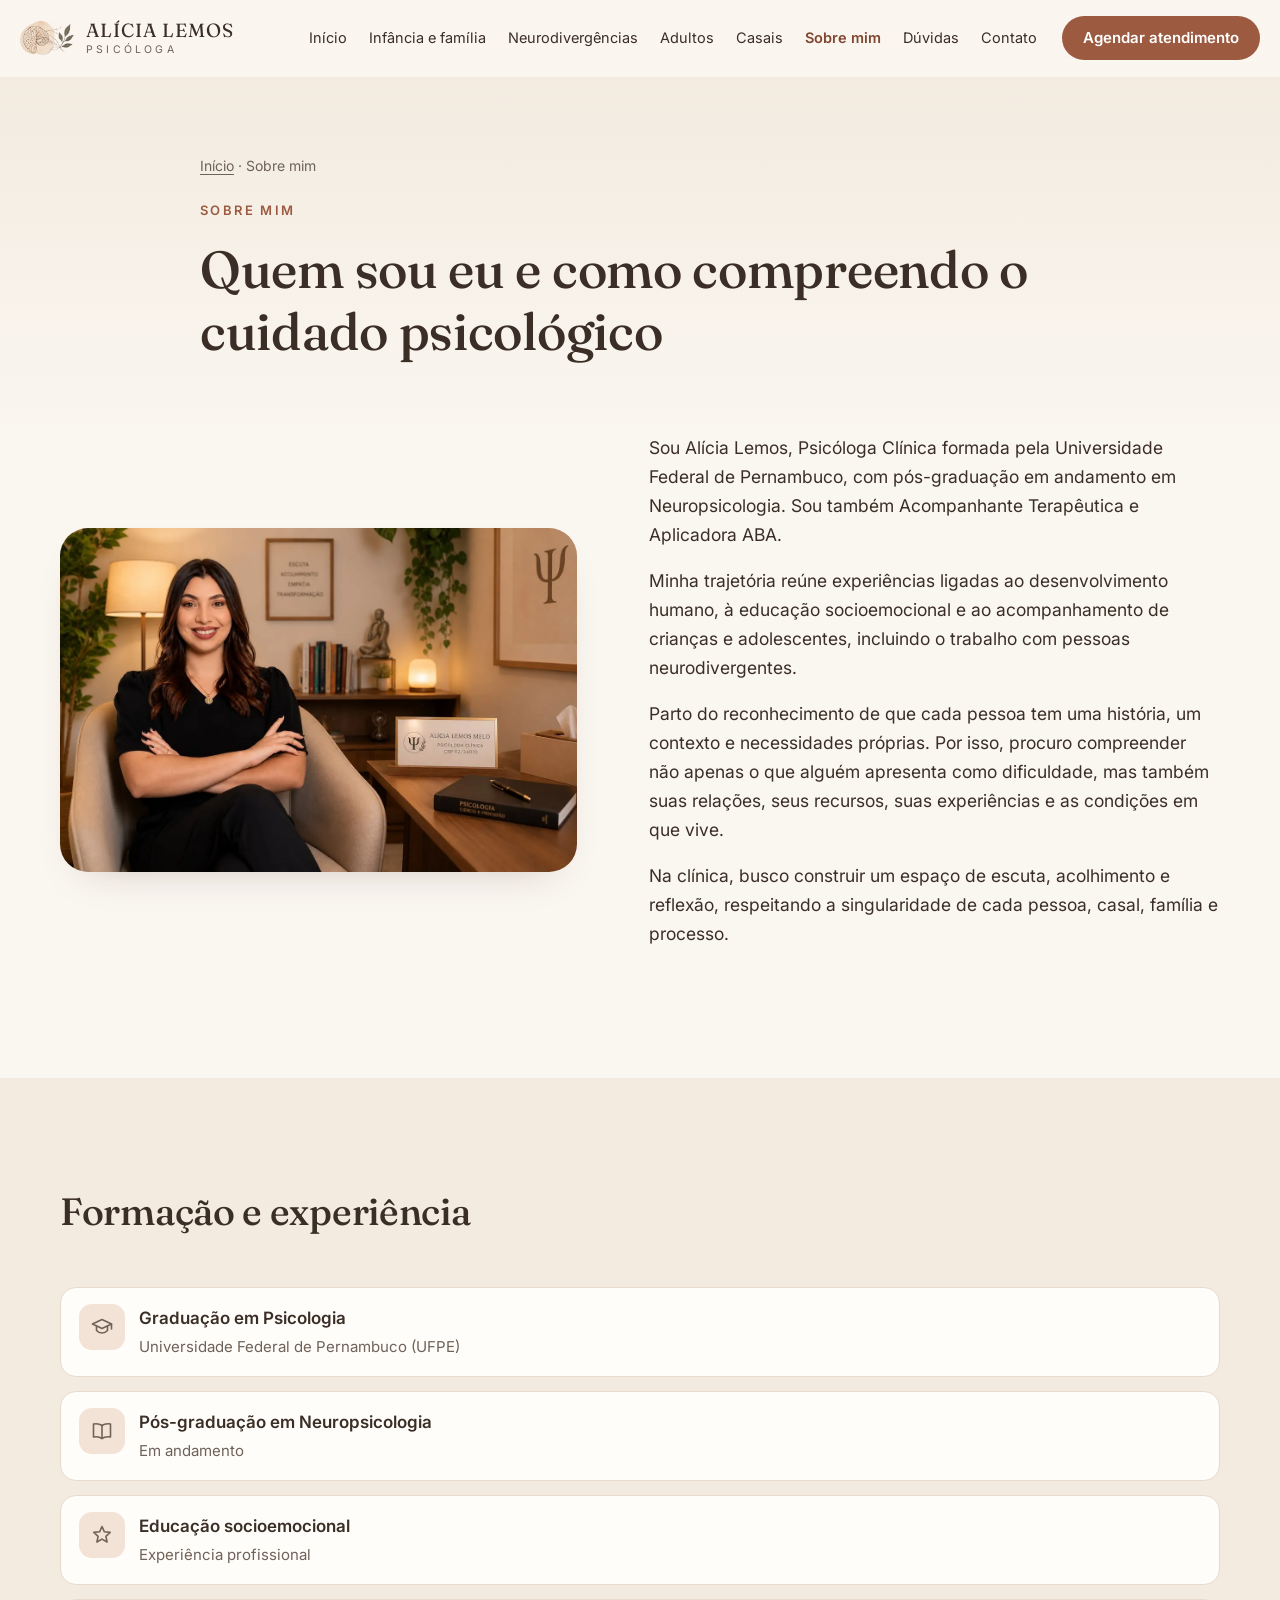
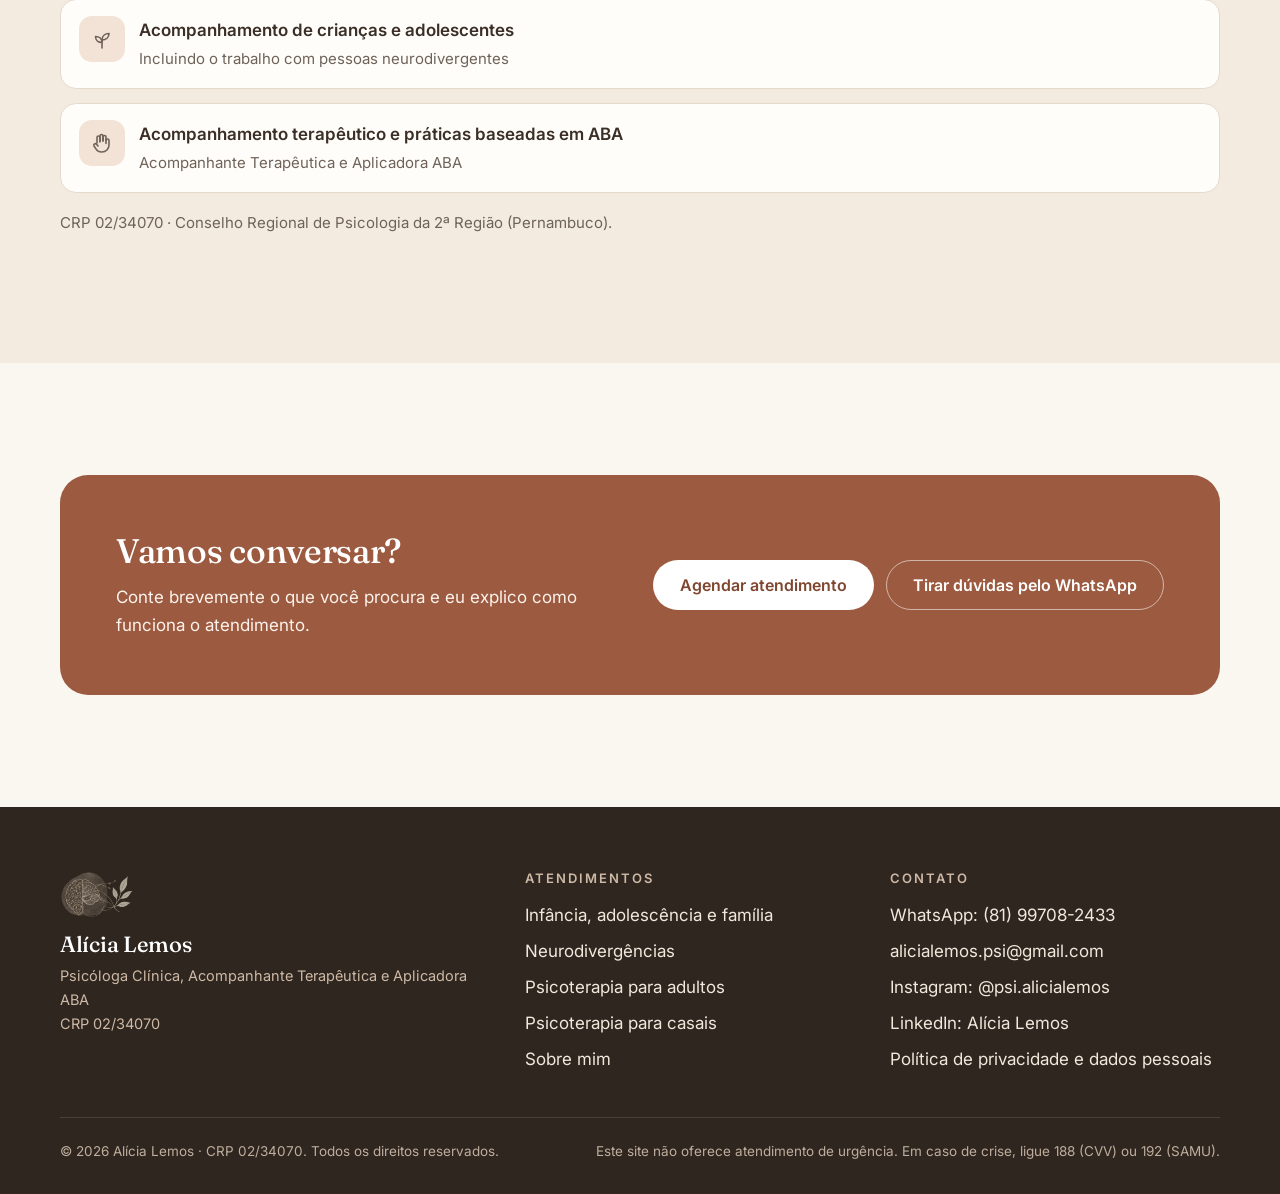
<file: sobre-mim.html>
<!doctype html>
<html lang="pt-BR">
<head>
<meta charset="utf-8">
<meta name="viewport" content="width=device-width, initial-scale=1, viewport-fit=cover">
<title>Sobre mim | Alícia Lemos · Psicóloga Clínica, CRP 02/34070</title>
<meta name="description" content="Alícia Lemos é Psicóloga Clínica formada pela UFPE, com pós-graduação em andamento em Neuropsicologia, Acompanhante Terapêutica e Aplicadora ABA, em Recife.">
<meta name="theme-color" content="#faf6f0">
<meta property="og:type" content="website">
<meta property="og:locale" content="pt_BR">
<meta property="og:site_name" content="Alícia Lemos · Psicóloga">
<meta property="og:title" content="Sobre mim | Alícia Lemos · Psicóloga Clínica, CRP 02/34070">
<meta property="og:description" content="Alícia Lemos é Psicóloga Clínica formada pela UFPE, com pós-graduação em andamento em Neuropsicologia, Acompanhante Terapêutica e Aplicadora ABA, em Recife.">
<meta property="og:image" content="/assets/img/compartilhar.jpg">
<link rel="icon" href="assets/img/icone-32.png" sizes="32x32">
<link rel="apple-touch-icon" href="assets/img/icone-180.png">
<link rel="preconnect" href="https://fonts.googleapis.com">
<link rel="preconnect" href="https://fonts.gstatic.com" crossorigin>
<link rel="stylesheet" href="https://fonts.googleapis.com/css2?family=Fraunces:ital,opsz,wght@0,9..144,400..600;1,9..144,400&family=Inter:wght@400;500;600&display=swap">
<link rel="stylesheet" href="assets/css/site.css?v=e35ac9e4">
</head>
<body>
<a class="skip" href="#conteudo">Pular para o conteúdo</a>
<header class="site-header">
  <div class="wrap header-inner">
    <a class="brand" href="index.html" aria-label="Alícia Lemos, Psicóloga — página inicial">
      <img src="assets/img/logo-simbolo-160.webp" width="160" height="99" alt="">
      <span class="brand-name">Alícia Lemos<small>Psicóloga</small></span>
    </a>
    <nav class="main-nav" id="menu" aria-label="Menu principal">
      <ul>
        <li><a href="index.html">Início</a></li><li><a href="infancia-adolescencia-familia.html" aria-label="Infância, adolescência e família"><span class="lbl-short" aria-hidden="true">Infância e família</span><span class="lbl-full" aria-hidden="true">Infância, adolescência e família</span></a></li><li><a href="neurodivergencias.html">Neurodivergências</a></li><li><a href="psicoterapia-adultos.html" aria-label="Psicoterapia para adultos"><span class="lbl-short" aria-hidden="true">Adultos</span><span class="lbl-full" aria-hidden="true">Psicoterapia para adultos</span></a></li><li><a href="psicoterapia-casais.html" aria-label="Psicoterapia para casais"><span class="lbl-short" aria-hidden="true">Casais</span><span class="lbl-full" aria-hidden="true">Psicoterapia para casais</span></a></li><li><a href="sobre-mim.html" aria-current="page">Sobre mim</a></li><li><a href="index.html#perguntas" aria-label="Perguntas frequentes"><span class="lbl-short" aria-hidden="true">Dúvidas</span><span class="lbl-full" aria-hidden="true">Perguntas frequentes</span></a></li><li><a href="index.html#contato">Contato</a></li>
      </ul>
      <div class="nav-cta"><a class="btn btn-primary" href="https://wa.me/5581997082433?text=Ol%C3%A1%2C%20Al%C3%ADcia%21%20Gostaria%20de%20agendar%20um%20atendimento." target="_blank" rel="noopener"><svg class="ico-wa" viewBox="0 0 24 24" aria-hidden="true" fill="currentColor"><path d="M12 2.2A9.7 9.7 0 0 0 3.6 16.8L2.3 21.7l5-1.3A9.7 9.7 0 1 0 12 2.2Zm0 17.7a8 8 0 0 1-4.1-1.1l-.3-.2-3 .8.8-2.9-.2-.3A8 8 0 1 1 12 19.9Zm4.4-6c-.2-.1-1.4-.7-1.7-.8-.2-.1-.4-.1-.5.1l-.8 1c-.1.2-.3.2-.5.1a6.6 6.6 0 0 1-3.3-2.9c-.2-.4.2-.4.7-1.3.1-.2 0-.3 0-.4l-.8-1.8c-.2-.5-.4-.4-.5-.4h-.5a.9.9 0 0 0-.7.3 2.8 2.8 0 0 0-.9 2.1 5 5 0 0 0 1 2.6 11.2 11.2 0 0 0 4.3 3.8c1.6.7 2.2.7 3 .6.5-.1 1.4-.6 1.6-1.1.2-.6.2-1 .1-1.1l-.5-.3Z"/></svg>Agendar atendimento</a></div>
    </nav>
    <a class="btn btn-primary header-cta" href="https://wa.me/5581997082433?text=Ol%C3%A1%2C%20Al%C3%ADcia%21%20Gostaria%20de%20agendar%20um%20atendimento." target="_blank" rel="noopener">Agendar atendimento</a>
    <button class="menu-toggle" type="button" aria-expanded="false" aria-controls="menu" aria-label="Abrir menu"><span></span></button>
  </div>
</header>
<main id="conteudo">
<section class="page-hero">
  <div class="wrap">
    <p class="crumbs"><a href="index.html">Início</a> · Sobre mim</p>
    <span class="eyebrow">Sobre mim</span>
    <h1>Quem sou eu e como compreendo o cuidado psicológico</h1>
  </div>
</section>

<section class="section" style="padding-top:0">
  <div class="wrap about-grid">
    <div class="about-photo">
      <picture>
        <source media="(max-width: 820px)" srcset="assets/img/alicia-consultorio-768.webp">
        <img src="assets/img/alicia-consultorio-1200.webp" width="1200" height="800" alt="Alícia Lemos sentada à mesa, com a placa Psicóloga Clínica, CRP 02/34070, sobre a mesa">
      </picture>
    </div>
    <div class="prose">
      <p>Sou Alícia Lemos, Psicóloga Clínica formada pela Universidade Federal de Pernambuco, com pós-graduação em andamento em Neuropsicologia. Sou também Acompanhante Terapêutica e Aplicadora ABA.</p>
      <p>Minha trajetória reúne experiências ligadas ao desenvolvimento humano, à educação socioemocional e ao acompanhamento de crianças e adolescentes, incluindo o trabalho com pessoas neurodivergentes.</p>
      <p>Parto do reconhecimento de que cada pessoa tem uma história, um contexto e necessidades próprias. Por isso, procuro compreender não apenas o que alguém apresenta como dificuldade, mas também suas relações, seus recursos, suas experiências e as condições em que vive.</p>
      <p>Na clínica, busco construir um espaço de escuta, acolhimento e reflexão, respeitando a singularidade de cada pessoa, casal, família e processo.</p>
    </div>
  </div>
</section>

<section class="section alt">
  <div class="wrap">
    <div class="section-head">
      <h2>Formação e experiência</h2>
    </div>
    <ul class="timeline">
      <li><span class="icon" aria-hidden="true"><svg viewBox="0 0 24 24" fill="none" stroke="currentColor" stroke-width="1.6" stroke-linecap="round" stroke-linejoin="round"><path d="m2.5 9 9.5-4.5L21.5 9 12 13.5 2.5 9Z"/><path d="M6.5 11v4.5c1.5 1.6 3.4 2.5 5.5 2.5s4-.9 5.5-2.5V11"/><path d="M21.5 9v5"/></svg></span><div><b>Graduação em Psicologia</b><span>Universidade Federal de Pernambuco (UFPE)</span></div></li><li><span class="icon" aria-hidden="true"><svg viewBox="0 0 24 24" fill="none" stroke="currentColor" stroke-width="1.6" stroke-linecap="round" stroke-linejoin="round"><path d="M12 6.5C10 5 7 4.5 3.5 5v13c3.5-.5 6.5 0 8.5 1.5 2-1.5 5-2 8.5-1.5V5C17 4.5 14 5 12 6.5Z"/><path d="M12 6.5v13"/></svg></span><div><b>Pós-graduação em Neuropsicologia</b><span>Em andamento</span></div></li><li><span class="icon" aria-hidden="true"><svg viewBox="0 0 24 24" fill="none" stroke="currentColor" stroke-width="1.6" stroke-linecap="round" stroke-linejoin="round"><path d="m12 3.5 2.4 5.3 5.8.6-4.3 3.9 1.2 5.7L12 16.1 6.9 19l1.2-5.7L3.8 9.4l5.8-.6L12 3.5Z"/></svg></span><div><b>Educação socioemocional</b><span>Experiência profissional</span></div></li><li><span class="icon" aria-hidden="true"><svg viewBox="0 0 24 24" fill="none" stroke="currentColor" stroke-width="1.6" stroke-linecap="round" stroke-linejoin="round"><path d="M12 21v-8"/><path d="M12 13c0-4 3-6.5 7-6.5 0 4-3 6.5-7 6.5Z"/><path d="M12 15.5C12 12 9.5 9.5 5.5 9.5 5.5 13 8 15.5 12 15.5Z"/></svg></span><div><b>Acompanhamento de crianças e adolescentes</b><span>Incluindo o trabalho com pessoas neurodivergentes</span></div></li><li><span class="icon" aria-hidden="true"><svg viewBox="0 0 24 24" fill="none" stroke="currentColor" stroke-width="1.6" stroke-linecap="round" stroke-linejoin="round"><path d="M7 12V6.5a1.5 1.5 0 0 1 3 0V11"/><path d="M10 10V5a1.5 1.5 0 0 1 3 0v5"/><path d="M13 10V6a1.5 1.5 0 0 1 3 0v6.5"/><path d="M16 9.5a1.5 1.5 0 0 1 3 0V14a7 7 0 0 1-7 7h-.5a6.5 6.5 0 0 1-5.4-2.9L4 15a1.6 1.6 0 0 1 2.6-1.8L8 15"/></svg></span><div><b>Acompanhamento terapêutico e práticas baseadas em ABA</b><span>Acompanhante Terapêutica e Aplicadora ABA</span></div></li>
    </ul>
    <p class="topics-note">CRP 02/34070 · Conselho Regional de Psicologia da 2ª Região (Pernambuco).</p>
  </div>
</section>

<section class="section">
  <div class="wrap">
    <div class="cta-band">
      <div>
        <h2>Vamos conversar?</h2>
        <p>Conte brevemente o que você procura e eu explico como funciona o atendimento.</p>
      </div>
      <div class="btn-row">
        <a class="btn btn-light" href="https://wa.me/5581997082433?text=Ol%C3%A1%2C%20Al%C3%ADcia%21%20Gostaria%20de%20agendar%20um%20atendimento." target="_blank" rel="noopener">Agendar atendimento</a>
        <a class="btn btn-ghost" href="https://wa.me/5581997082433?text=Ol%C3%A1%2C%20Al%C3%ADcia%21%20Tenho%20algumas%20d%C3%BAvidas%20sobre%20o%20atendimento." target="_blank" rel="noopener">Tirar dúvidas pelo WhatsApp</a>
      </div>
    </div>
  </div>
</section>
</main>
<footer class="site-footer">
  <div class="wrap">
    <div class="footer-grid">
      <div>
        <img class="footer-logo" src="assets/img/logo-simbolo-clara.webp" width="132" height="83" alt="">
        <h2>Alícia Lemos</h2>
        <p class="f-title">Psicóloga Clínica, Acompanhante Terapêutica e Aplicadora ABA<br>CRP 02/34070</p>
      </div>
      <div>
        <h3>Atendimentos</h3>
        <ul>
          <li><a href="infancia-adolescencia-familia.html">Infância, adolescência e família</a></li>
          <li><a href="neurodivergencias.html">Neurodivergências</a></li>
          <li><a href="psicoterapia-adultos.html">Psicoterapia para adultos</a></li>
          <li><a href="psicoterapia-casais.html">Psicoterapia para casais</a></li>
          <li><a href="sobre-mim.html">Sobre mim</a></li>
        </ul>
      </div>
      <div>
        <h3>Contato</h3>
        <ul>
          <li><a href="https://wa.me/5581997082433?text=Ol%C3%A1%2C%20Al%C3%ADcia%21%20Gostaria%20de%20agendar%20um%20atendimento." target="_blank" rel="noopener">WhatsApp: (81) 99708-2433</a></li>
          <li><a href="mailto:alicialemos.psi@gmail.com">alicialemos.psi@gmail.com</a></li>
          <li><a href="https://instagram.com/psi.alicialemos" target="_blank" rel="noopener">Instagram: @psi.alicialemos</a></li>
          <li><a href="https://www.linkedin.com/in/alicialemos" target="_blank" rel="noopener">LinkedIn: Alícia Lemos</a></li>
          <li><a href="privacidade.html">Política de privacidade e dados pessoais</a></li>
        </ul>
      </div>
    </div>
    <div class="footer-bottom">
      <span>© <span id="ano">2026</span> Alícia Lemos · CRP 02/34070. Todos os direitos reservados.</span>
      <span>Este site não oferece atendimento de urgência. Em caso de crise, ligue 188 (CVV) ou 192 (SAMU).</span>
    </div>
  </div>
</footer>
<a class="wa-float" href="https://wa.me/5581997082433?text=Ol%C3%A1%2C%20Al%C3%ADcia%21%20Gostaria%20de%20agendar%20um%20atendimento." target="_blank" rel="noopener" aria-label="Conversar pelo WhatsApp"><svg class="ico-wa" viewBox="0 0 24 24" aria-hidden="true" fill="currentColor"><path d="M12 2.2A9.7 9.7 0 0 0 3.6 16.8L2.3 21.7l5-1.3A9.7 9.7 0 1 0 12 2.2Zm0 17.7a8 8 0 0 1-4.1-1.1l-.3-.2-3 .8.8-2.9-.2-.3A8 8 0 1 1 12 19.9Zm4.4-6c-.2-.1-1.4-.7-1.7-.8-.2-.1-.4-.1-.5.1l-.8 1c-.1.2-.3.2-.5.1a6.6 6.6 0 0 1-3.3-2.9c-.2-.4.2-.4.7-1.3.1-.2 0-.3 0-.4l-.8-1.8c-.2-.5-.4-.4-.5-.4h-.5a.9.9 0 0 0-.7.3 2.8 2.8 0 0 0-.9 2.1 5 5 0 0 0 1 2.6 11.2 11.2 0 0 0 4.3 3.8c1.6.7 2.2.7 3 .6.5-.1 1.4-.6 1.6-1.1.2-.6.2-1 .1-1.1l-.5-.3Z"/></svg></a>
<script src="assets/js/site.js?v=a3abc87b" defer></script>
</body>
</html>
</file>
<file: assets/css/site.css>
/* Alícia Lemos — Psicóloga Clínica
   Estilo único para todas as páginas. Cores e medidas ficam nas variáveis abaixo. */

:root {
  --bg: #faf6f0;          /* off-white */
  --bg-2: #f3ebe0;        /* bege claro */
  --nude: #ead8c6;
  --card: #fffdf9;
  --line: #e7dacb;
  --ink: #3a2e26;         /* texto */
  --muted: #6f6258;       /* texto secundário */
  --terra: #9c5b40;       /* terracota (contraste AA sobre o fundo) */
  --terra-d: #7f4630;
  --terra-l: #f3e2d6;
  --gold: #b08a4f;
  --sage: #6f7a5c;
  --serif: "Fraunces", Georgia, "Times New Roman", serif;
  --sans: "Inter", system-ui, -apple-system, "Segoe UI", Roboto, sans-serif;
  --radius: 20px;
  --shadow: 0 18px 40px -28px rgba(70, 48, 30, 0.35);
  --wrap: 1160px;
  --header-h: 76px;
}

*, *::before, *::after { box-sizing: border-box; }
html { scroll-behavior: smooth; scroll-padding-top: calc(var(--header-h) + 12px); -webkit-text-size-adjust: 100%; }
body { margin: 0; background: var(--bg); color: var(--ink); font-family: var(--sans); font-size: 17px; line-height: 1.65; }
img { max-width: 100%; height: auto; display: block; }
a { color: var(--terra); text-decoration-thickness: 1px; text-underline-offset: 3px; }
h1, h2, h3 { font-family: var(--serif); font-weight: 500; line-height: 1.18; letter-spacing: -0.3px; margin: 0; color: var(--ink); }
h1 { font-size: clamp(32px, 5vw, 52px); }
h2 { font-size: clamp(27px, 3.6vw, 38px); }
h3 { font-size: 22px; }
p { margin: 0 0 1em; }
ul { margin: 0; padding: 0; }
:focus-visible { outline: 3px solid var(--gold); outline-offset: 3px; border-radius: 6px; }
.sr-only { position: absolute; width: 1px; height: 1px; overflow: hidden; clip: rect(0 0 0 0); white-space: nowrap; }
.skip { position: absolute; left: 12px; top: -60px; background: var(--ink); color: #fff; padding: 10px 16px; border-radius: 10px; z-index: 100; }
.skip:focus { top: 12px; }

.wrap { width: min(var(--wrap), 100% - 40px); margin-inline: auto; }
.section { padding: clamp(64px, 9vw, 112px) 0; }
.section.alt { background: var(--bg-2); }
.eyebrow { display: inline-block; font-size: 13px; letter-spacing: 2.4px; text-transform: uppercase; color: var(--terra); font-weight: 600; margin-bottom: 14px; }
.lede { font-size: clamp(17px, 1.6vw, 19px); color: var(--muted); max-width: 680px; }
.center { text-align: center; }
.center .lede { margin-inline: auto; }
.section-head { margin-bottom: clamp(32px, 5vw, 52px); }
.section-head h2 { max-width: 820px; }
.center.section-head h2 { margin-inline: auto; }
.section-head .lede { margin-top: 16px; }

/* Botões */
.btn {
  display: inline-flex; align-items: center; justify-content: center; gap: 10px; min-height: 50px; padding: 12px 26px; text-align: center;
  border-radius: 999px; border: 1.5px solid transparent; font: 600 16px/1.2 var(--sans); text-decoration: none; cursor: pointer;
  transition: background-color 0.2s ease, color 0.2s ease, border-color 0.2s ease, transform 0.2s ease;
}
.btn:hover { transform: translateY(-1px); }
.btn-primary { background: var(--terra); color: #fff; }
.btn-primary:hover { background: var(--terra-d); }
.btn-ghost { background: transparent; color: var(--ink); border-color: #cbb7a3; }
.btn-ghost:hover { border-color: var(--terra); color: var(--terra-d); }
.btn-light { background: #fff; color: var(--terra-d); }
.btn-light:hover { background: var(--terra-l); }
.btn-row { display: flex; flex-wrap: wrap; gap: 12px; margin-top: 28px; }
.link-arrow { font-weight: 600; text-decoration: none; display: inline-flex; gap: 6px; align-items: center; }
.link-arrow:hover { text-decoration: underline; }
.ico-wa { width: 20px; height: 20px; flex: none; }

/* Cabeçalho */
.site-header { position: sticky; top: 0; z-index: 50; background: rgba(250, 246, 240, 0.94); backdrop-filter: saturate(1.2) blur(10px); border-bottom: 1px solid transparent; transition: border-color 0.2s, box-shadow 0.2s; }
.site-header.scrolled { border-color: var(--line); box-shadow: 0 10px 30px -26px rgba(70, 48, 30, 0.6); }
.header-inner { display: flex; align-items: center; gap: 16px; height: var(--header-h); }
.site-header .wrap { width: min(1300px, 100% - 40px); }
.brand { display: flex; align-items: center; gap: 12px; text-decoration: none; color: var(--ink); flex: none; }
.brand img { width: 54px; height: auto; }
.brand-name { font-family: var(--serif); font-size: 19px; line-height: 1.05; letter-spacing: 1px; text-transform: uppercase; }
.brand-name small { display: block; font-family: var(--sans); font-size: 10.5px; letter-spacing: 3.2px; color: var(--muted); margin-top: 4px; }
.main-nav { margin-left: auto; }
.main-nav ul { list-style: none; display: flex; align-items: center; gap: 4px; }
.main-nav a { display: block; padding: 8px 9px; border-radius: 10px; color: var(--ink); text-decoration: none; font-size: 14.5px; white-space: nowrap; }
.lbl-full { display: none; }
.main-nav a:hover { color: var(--terra-d); background: var(--terra-l); }
.main-nav a[aria-current="page"] { color: var(--terra-d); font-weight: 600; }
.header-cta { flex: none; min-height: 44px; padding: 0 20px; font-size: 15px; }
.menu-toggle { display: none; margin-left: auto; width: 46px; height: 46px; border-radius: 12px; border: 1px solid var(--line); background: var(--card); cursor: pointer; align-items: center; justify-content: center; }
.menu-toggle span, .menu-toggle span::before, .menu-toggle span::after { display: block; width: 20px; height: 2px; background: var(--ink); border-radius: 2px; position: relative; transition: transform 0.2s, background 0.2s; }
.menu-toggle span::before, .menu-toggle span::after { content: ""; position: absolute; left: 0; }
.menu-toggle span::before { top: -6px; }
.menu-toggle span::after { top: 6px; }
.menu-toggle[aria-expanded="true"] span { background: transparent; }
.menu-toggle[aria-expanded="true"] span::before { transform: translateY(6px) rotate(45deg); }
.menu-toggle[aria-expanded="true"] span::after { transform: translateY(-6px) rotate(-45deg); }

@media (max-width: 1240px) {
  /* sem desfoque: ele prenderia o painel do menu dentro do cabeçalho */
  .site-header { backdrop-filter: none; background: var(--bg); }
  .menu-toggle { display: inline-flex; }
  .lbl-short { display: none; }
  .lbl-full { display: inline; }
  .header-cta { display: none; }
  .main-nav {
    position: fixed; inset: var(--header-h) 0 0 0; background: var(--bg); padding: 18px 20px calc(28px + env(safe-area-inset-bottom));
    overflow-y: auto; transform: translateY(-8px); opacity: 0; visibility: hidden; transition: opacity 0.2s, transform 0.2s, visibility 0.2s;
  }
  .main-nav.open { opacity: 1; transform: none; visibility: visible; }
  .main-nav ul { flex-direction: column; align-items: stretch; gap: 0; }
  .main-nav li { border-bottom: 1px solid var(--line); }
  .main-nav a { padding: 15px 4px; font-size: 18px; border-radius: 0; }
  .main-nav a:hover { background: none; }
  .nav-cta { display: block !important; margin-top: 22px; }
  .main-nav .nav-cta .btn { width: 100%; display: flex; color: #fff; border-radius: 999px; padding: 12px 26px; font-size: 16px; background: var(--terra); }
  body.menu-open { overflow: hidden; }
}
.nav-cta { display: none; }

/* Início — apresentação */
.hero { padding: clamp(36px, 6vw, 72px) 0 clamp(56px, 8vw, 96px); overflow: hidden; }
.hero-grid { display: grid; grid-template-columns: 1.1fr 0.9fr; gap: clamp(32px, 6vw, 80px); align-items: center; }
.hero h1 { max-width: 640px; }
.hero .lede { margin-top: 22px; }
.hero-intro { font-size: 16.5px; color: var(--muted); max-width: 620px; margin-top: 14px; }
.hero-photo { position: relative; justify-self: center; align-self: start; margin-top: -16px; width: min(100%, 460px); }
.hero-photo::before { content: ""; position: absolute; inset: 7% -9% -6% 9%; background: var(--nude); border-radius: 999px 999px 32px 32px; z-index: 0; }
.hero-photo img { position: relative; z-index: 1; width: 100%; border-radius: 999px 999px 28px 28px; aspect-ratio: 740 / 984; object-fit: cover; box-shadow: var(--shadow); }
.hero-badge { position: absolute; z-index: 2; left: -18px; bottom: 34px; background: var(--card); border: 1px solid var(--line); border-radius: 16px; padding: 12px 16px; box-shadow: var(--shadow); font-size: 13.5px; line-height: 1.35; }
.hero-badge b { display: block; font-family: var(--serif); font-weight: 500; font-size: 16px; }

/* Cabeçalho das páginas de atendimento */
.page-hero { padding: clamp(40px, 6vw, 80px) 0 clamp(40px, 6vw, 72px); background: linear-gradient(180deg, var(--bg-2), var(--bg)); }
.page-hero .wrap { max-width: 880px; }
.page-hero h1 { margin-top: 4px; }
.page-hero .lede { margin-top: 20px; max-width: 760px; }
.crumbs { font-size: 14px; color: var(--muted); margin-bottom: 18px; }
.crumbs a { color: var(--muted); }

/* Cartões */
.grid-2 { display: grid; grid-template-columns: repeat(2, 1fr); gap: 22px; }
.grid-3 { display: grid; grid-template-columns: repeat(3, 1fr); gap: 22px; }
.grid-4 { display: grid; grid-template-columns: repeat(4, 1fr); gap: 20px; }
.card { background: var(--card); border: 1px solid var(--line); border-radius: var(--radius); padding: clamp(24px, 3vw, 32px); display: flex; flex-direction: column; }
.card h3 { margin: 16px 0 10px; }
.card p { color: var(--muted); font-size: 16px; }
.card .link-arrow { margin-top: auto; padding-top: 6px; }
.card.service-link { text-decoration: none; color: inherit; transition: border-color 0.2s, transform 0.2s, box-shadow 0.2s; }
.card.service-link:hover { border-color: #d6b9a1; transform: translateY(-3px); box-shadow: var(--shadow); }
.card.service-link .link-arrow { color: var(--terra); }
.icon { width: 54px; height: 54px; border-radius: 16px; background: var(--terra-l); color: var(--terra-d); display: grid; place-items: center; flex: none; }
.icon svg { width: 28px; height: 28px; }
.tag { display: inline-block; font-size: 12.5px; font-weight: 600; letter-spacing: 0.4px; color: #556044; background: #e9ecdf; padding: 3px 10px; border-radius: 99px; margin-top: 14px; }

/* Blocos de serviço detalhados */
.service { display: grid; grid-template-columns: 300px 1fr; gap: clamp(24px, 4vw, 56px); padding: clamp(32px, 4vw, 44px) 0; border-top: 1px solid var(--line); }
.service:first-of-type { border-top: 0; padding-top: 0; }
.service-side h3 { margin-top: 16px; font-size: 26px; }
.service-body p { color: var(--ink); }
.service-body .btn { margin-top: 8px; }
.fineprint { background: var(--bg-2); border-left: 3px solid var(--gold); border-radius: 0 12px 12px 0; padding: 14px 18px; font-size: 15px; color: var(--muted); margin: 18px 0; }
.sub-services { display: grid; grid-template-columns: 1fr 1fr; gap: 16px; margin: 6px 0 20px; }
.sub-services .card { padding: 22px; }
.sub-services h4 { font-family: var(--serif); font-weight: 500; font-size: 19px; margin: 0 0 8px; }
.sub-services p { font-size: 15.5px; margin-bottom: 0.6em; }
.sub-services .note { font-size: 14px; color: var(--muted); border-top: 1px dashed var(--line); padding-top: 10px; margin-top: auto; margin-bottom: 0; }

/* Listas de temas */
.topics { list-style: none; display: grid; grid-template-columns: repeat(2, 1fr); gap: 12px; }
.topics li { background: var(--card); border: 1px solid var(--line); border-radius: 14px; padding: 14px 18px 14px 46px; position: relative; font-size: 16px; }
.topics li::before { content: ""; position: absolute; left: 18px; top: 21px; width: 12px; height: 12px; border-radius: 50%; border: 2px solid var(--gold); }
.topics-note { margin-top: 18px; font-size: 15px; color: var(--muted); }

/* Texto corrido com destaque lateral */
.prose { max-width: 760px; }
.prose p { font-size: 17.5px; }
.split { display: grid; grid-template-columns: 1fr 1fr; gap: clamp(28px, 5vw, 72px); align-items: start; }
.explain { background: var(--card); border: 1px solid var(--line); border-radius: var(--radius); padding: clamp(24px, 3vw, 34px); }
.explain h3 { font-size: 21px; margin-bottom: 14px; }
.explain dl { margin: 0; }
.explain dt { font-weight: 600; margin-top: 14px; }
.explain dd { margin: 4px 0 0; color: var(--muted); font-size: 16px; }

/* Quadro "o que ofereço" */
.scope { display: grid; grid-template-columns: 1fr 1fr; gap: 20px; }
.scope .card h3 { margin-top: 0; font-size: 20px; display: flex; align-items: center; gap: 10px; }
.scope ul { list-style: none; display: grid; gap: 10px; margin-top: 8px; }
.scope li { padding-left: 28px; position: relative; font-size: 16px; color: var(--ink); }
.scope li::before { position: absolute; left: 0; top: 0; font-weight: 700; }
.scope .yes li::before { content: "✓"; color: var(--sage); }
.scope .no li::before { content: "→"; color: var(--terra); }

/* Chamada */
.cta-band { background: var(--terra); color: #fff; border-radius: 28px; padding: clamp(32px, 5vw, 56px); display: grid; grid-template-columns: 1fr auto; gap: 24px 40px; align-items: center; }
.cta-band h2 { color: #fff; font-size: clamp(25px, 3vw, 34px); }
.cta-band p { color: #fdf3ec; margin: 12px 0 0; max-width: 620px; }
.cta-band .btn-row { margin-top: 0; justify-content: flex-end; }
.cta-band .btn-ghost { color: #fff; border-color: rgba(255, 255, 255, 0.55); }
.cta-band .btn-ghost:hover { border-color: #fff; color: #fff; background: rgba(255, 255, 255, 0.08); }

/* Sobre mim */
.about-grid { display: grid; grid-template-columns: 0.95fr 1.05fr; gap: clamp(32px, 6vw, 72px); align-items: center; }
.about-photo img { border-radius: 28px; box-shadow: var(--shadow); aspect-ratio: 3 / 2; object-fit: cover; }
.about-teaser { display: grid; grid-template-columns: 220px 1fr; gap: 32px; align-items: center; }
.about-teaser img { border-radius: 999px 999px 24px 24px; aspect-ratio: 3 / 4; object-fit: cover; }
.timeline { list-style: none; display: grid; gap: 14px; }
.timeline li { display: grid; grid-template-columns: 46px 1fr; gap: 14px; align-items: start; background: var(--card); border: 1px solid var(--line); border-radius: 16px; padding: 16px 18px; }
.timeline .icon { width: 46px; height: 46px; border-radius: 13px; }
.timeline .icon svg { width: 24px; height: 24px; }
.timeline b { display: block; font-weight: 600; }
.timeline span { color: var(--muted); font-size: 15px; }

/* Primeiro contato */
.steps { list-style: none; display: grid; grid-template-columns: repeat(4, 1fr); gap: 18px; counter-reset: passo; }
.steps li { background: var(--card); border: 1px solid var(--line); border-radius: var(--radius); padding: 26px 24px; position: relative; counter-increment: passo; }
.steps li::before { content: counter(passo); display: grid; place-items: center; width: 44px; height: 44px; border-radius: 50%; background: var(--terra); color: #fff; font-family: var(--serif); font-size: 21px; margin-bottom: 16px; }
.steps h3 { font-size: 20px; margin-bottom: 8px; }
.steps p { color: var(--muted); font-size: 15.5px; margin: 0; }

/* Perguntas frequentes */
.faq { max-width: 860px; margin-inline: auto; display: grid; gap: 12px; }
.faq details { background: var(--card); border: 1px solid var(--line); border-radius: 16px; }
.faq summary { list-style: none; cursor: pointer; padding: 20px 56px 20px 24px; font-weight: 600; font-size: 17px; position: relative; }
.faq summary::-webkit-details-marker { display: none; }
.faq summary::after { content: ""; position: absolute; right: 24px; top: 50%; width: 10px; height: 10px; border-right: 2px solid var(--terra); border-bottom: 2px solid var(--terra); transform: translateY(-70%) rotate(45deg); transition: transform 0.2s; }
.faq details[open] summary::after { transform: translateY(-30%) rotate(-135deg); }
.faq details[open] { border-color: #d9c2ad; }
.faq .answer { padding: 0 24px 20px; color: var(--muted); font-size: 16px; }
.faq .answer p:last-child { margin-bottom: 0; }

/* Contato */
.contact-grid { display: grid; grid-template-columns: 0.9fr 1.1fr; gap: clamp(28px, 5vw, 64px); align-items: start; }
.channels { list-style: none; display: grid; gap: 12px; margin-top: 28px; }
.channels a, .channels div { display: flex; align-items: center; gap: 14px; padding: 14px 16px; background: var(--card); border: 1px solid var(--line); border-radius: 16px; text-decoration: none; color: var(--ink); }
.channels a:hover { border-color: #d6b9a1; }
.channels .icon { width: 44px; height: 44px; border-radius: 12px; }
.channels .icon svg { width: 22px; height: 22px; }
.channels small { display: block; color: var(--muted); font-size: 13.5px; }
.form-card { background: var(--card); border: 1px solid var(--line); border-radius: 24px; padding: clamp(24px, 3.5vw, 40px); box-shadow: var(--shadow); }
.form-card h3 { font-size: 24px; }
.form-card > p { color: var(--muted); font-size: 15.5px; margin-top: 8px; }
.form { display: grid; gap: 16px; margin-top: 20px; }
.form-row { display: grid; grid-template-columns: 1fr 1fr; gap: 16px; }
.field { display: grid; gap: 7px; }
.field label, .field legend { font-weight: 600; font-size: 15px; }
.field input:not([type="radio"]), .field select { width: 100%; min-height: 50px; padding: 0 14px; border-radius: 12px; border: 1px solid #d9c9b8; background: #fff; font: 16px var(--sans); color: var(--ink); }
.field input:not([type="radio"]):focus, .field select:focus { outline: none; border-color: var(--terra); box-shadow: 0 0 0 3px rgba(156, 91, 64, 0.18); }
fieldset.field { border: 0; padding: 0; margin: 0; min-width: 0; }
fieldset.field legend { padding: 0; margin-bottom: 10px; }
.choices { display: flex; flex-wrap: wrap; gap: 8px; }
.choices label { font-weight: 500; display: inline-flex; align-items: center; gap: 10px; padding: 10px 18px 10px 14px; border: 1.5px solid #e2d4c5; border-radius: 99px; background: #fff; cursor: pointer; font-size: 15px; transition: border-color .15s, background-color .15s, box-shadow .15s; }
.choices label:hover { border-color: #c9a990; }
.choices input { appearance: none; -webkit-appearance: none; flex: none; width: 18px; height: 18px; margin: 0; border: 1.5px solid #bfa792; border-radius: 50%; background: #fff; display: grid; place-content: center; cursor: pointer; transition: border-color .15s; }
.choices input::before { content: ""; width: 8px; height: 8px; border-radius: 50%; background: var(--terra); transform: scale(0); transition: transform .15s; }
.choices input:checked { border-color: var(--terra); }
.choices input:checked::before { transform: scale(1); }
.choices input:focus-visible { outline: none; }
.choices label:has(input:checked) { border-color: var(--terra); background: var(--terra-l); box-shadow: 0 2px 8px rgba(156, 91, 64, 0.12); }
.choices label:has(input:focus-visible) { outline: 3px solid var(--gold); outline-offset: 2px; }
.form-note { font-size: 13.5px; color: var(--muted); margin: 0; }
.form .btn { width: 100%; }

/* Rodapé */
.site-footer { background: #2f2620; color: #e8dccd; padding: 64px 0 calc(32px + env(safe-area-inset-bottom)); margin-top: 0; }
.footer-grid { display: grid; grid-template-columns: 1.3fr 1fr 1fr; gap: 36px; }
.site-footer h2 { color: #fff; font-size: 22px; }
.site-footer .f-title { color: #cdb9a5; font-size: 14.5px; margin-top: 6px; }
.site-footer h3 { font-family: var(--sans); font-size: 13px; letter-spacing: 2px; text-transform: uppercase; color: #cdb9a5; font-weight: 600; margin-bottom: 14px; }
.site-footer ul { list-style: none; display: grid; gap: 8px; }
.site-footer a { color: #f3e8dc; text-decoration: none; }
.site-footer a:hover { text-decoration: underline; }
.footer-logo { width: 74px; margin-bottom: 14px; }
.footer-bottom { border-top: 1px solid rgba(255, 255, 255, 0.12); margin-top: 44px; padding-top: 22px; display: flex; flex-wrap: wrap; justify-content: space-between; gap: 10px; font-size: 13.5px; color: #bfae9c; }

/* WhatsApp flutuante (celular) */
.wa-float { position: fixed; right: 16px; bottom: calc(16px + env(safe-area-inset-bottom)); z-index: 40; width: 58px; height: 58px; border-radius: 50%; background: #1f8f55; color: #fff; display: none; place-items: center; box-shadow: 0 12px 26px -10px rgba(0, 0, 0, 0.45); }
.wa-float svg { width: 30px; height: 30px; }

/* Páginas de texto (privacidade) */
.legal { max-width: 780px; }
.legal h2 { font-size: 24px; margin: 34px 0 10px; }
.legal li { margin: 6px 0 6px 20px; }

/* Responsivo */
@media (max-width: 1024px) {
  .grid-4 { grid-template-columns: repeat(2, 1fr); }
  .steps { grid-template-columns: repeat(2, 1fr); }
  .service { grid-template-columns: 1fr; gap: 12px; }
  .service-side { display: flex; align-items: center; gap: 16px; }
  .service-side h3 { margin-top: 0; }
  .cta-band { grid-template-columns: 1fr; }
  .cta-band .btn-row { justify-content: flex-start; }
}
@media (max-width: 820px) {
  body { font-size: 16.5px; }
  .hero-grid, .split, .about-grid, .contact-grid, .about-teaser { grid-template-columns: 1fr; }
  .hero-photo { order: -1; width: min(78%, 340px); align-self: auto; margin-top: 0; }
  .hero-badge { left: -8px; bottom: 20px; }
  .grid-2, .grid-3, .scope, .sub-services { grid-template-columns: 1fr; }
  .topics { grid-template-columns: 1fr; }
  .about-teaser img { width: 180px; }
  .footer-grid { grid-template-columns: 1fr; }
  .wa-float { display: grid; }
}
@media (max-width: 560px) {
  .wrap { width: calc(100% - 32px); }
  .grid-4, .steps { grid-template-columns: 1fr; }
  .form-row { grid-template-columns: 1fr; }
  .btn-row .btn { width: 100%; }
  .brand-name { font-size: 16px; }
  .brand-name small { font-size: 9.5px; letter-spacing: 2.6px; }
  .brand img { width: 46px; }
  :root { --header-h: 68px; }
  .cta-band { border-radius: 22px; }
}

@media (prefers-reduced-motion: reduce) {
  html { scroll-behavior: auto; }
  * { transition: none !important; }
}
</file>
